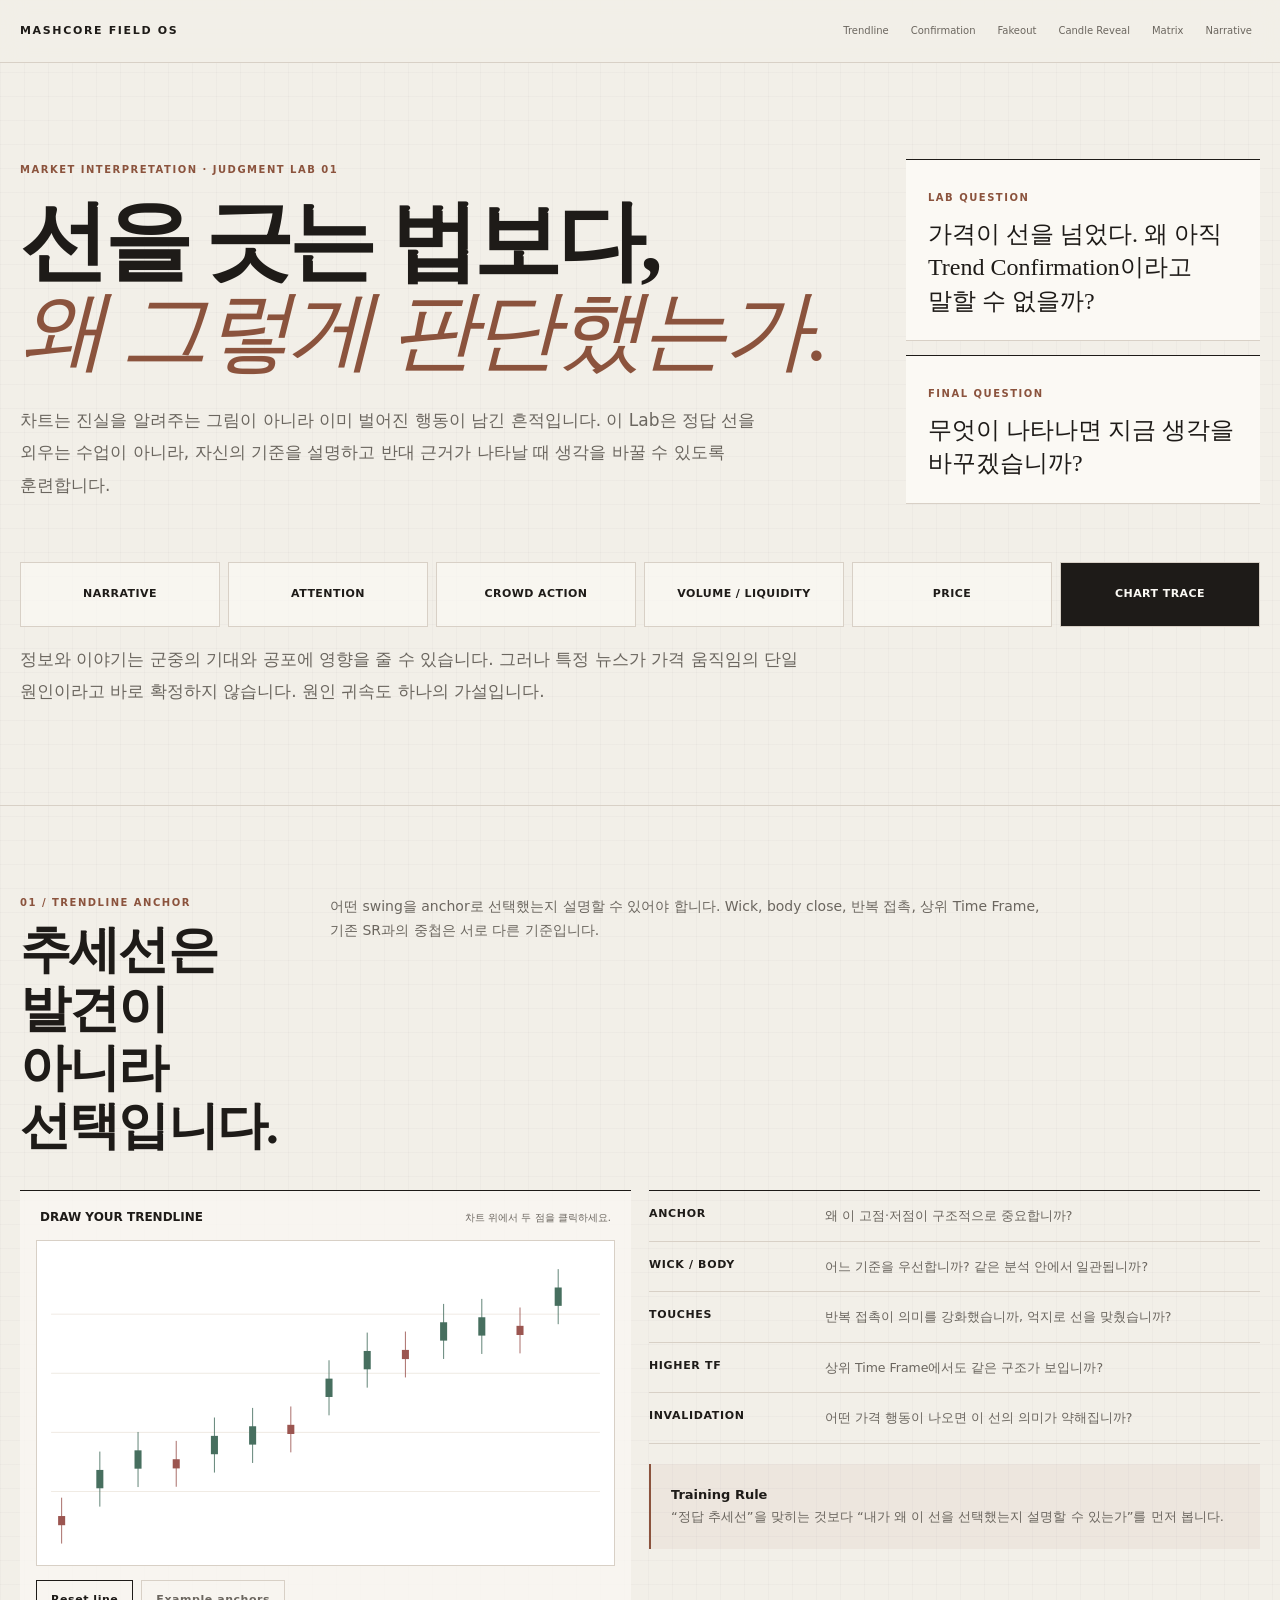
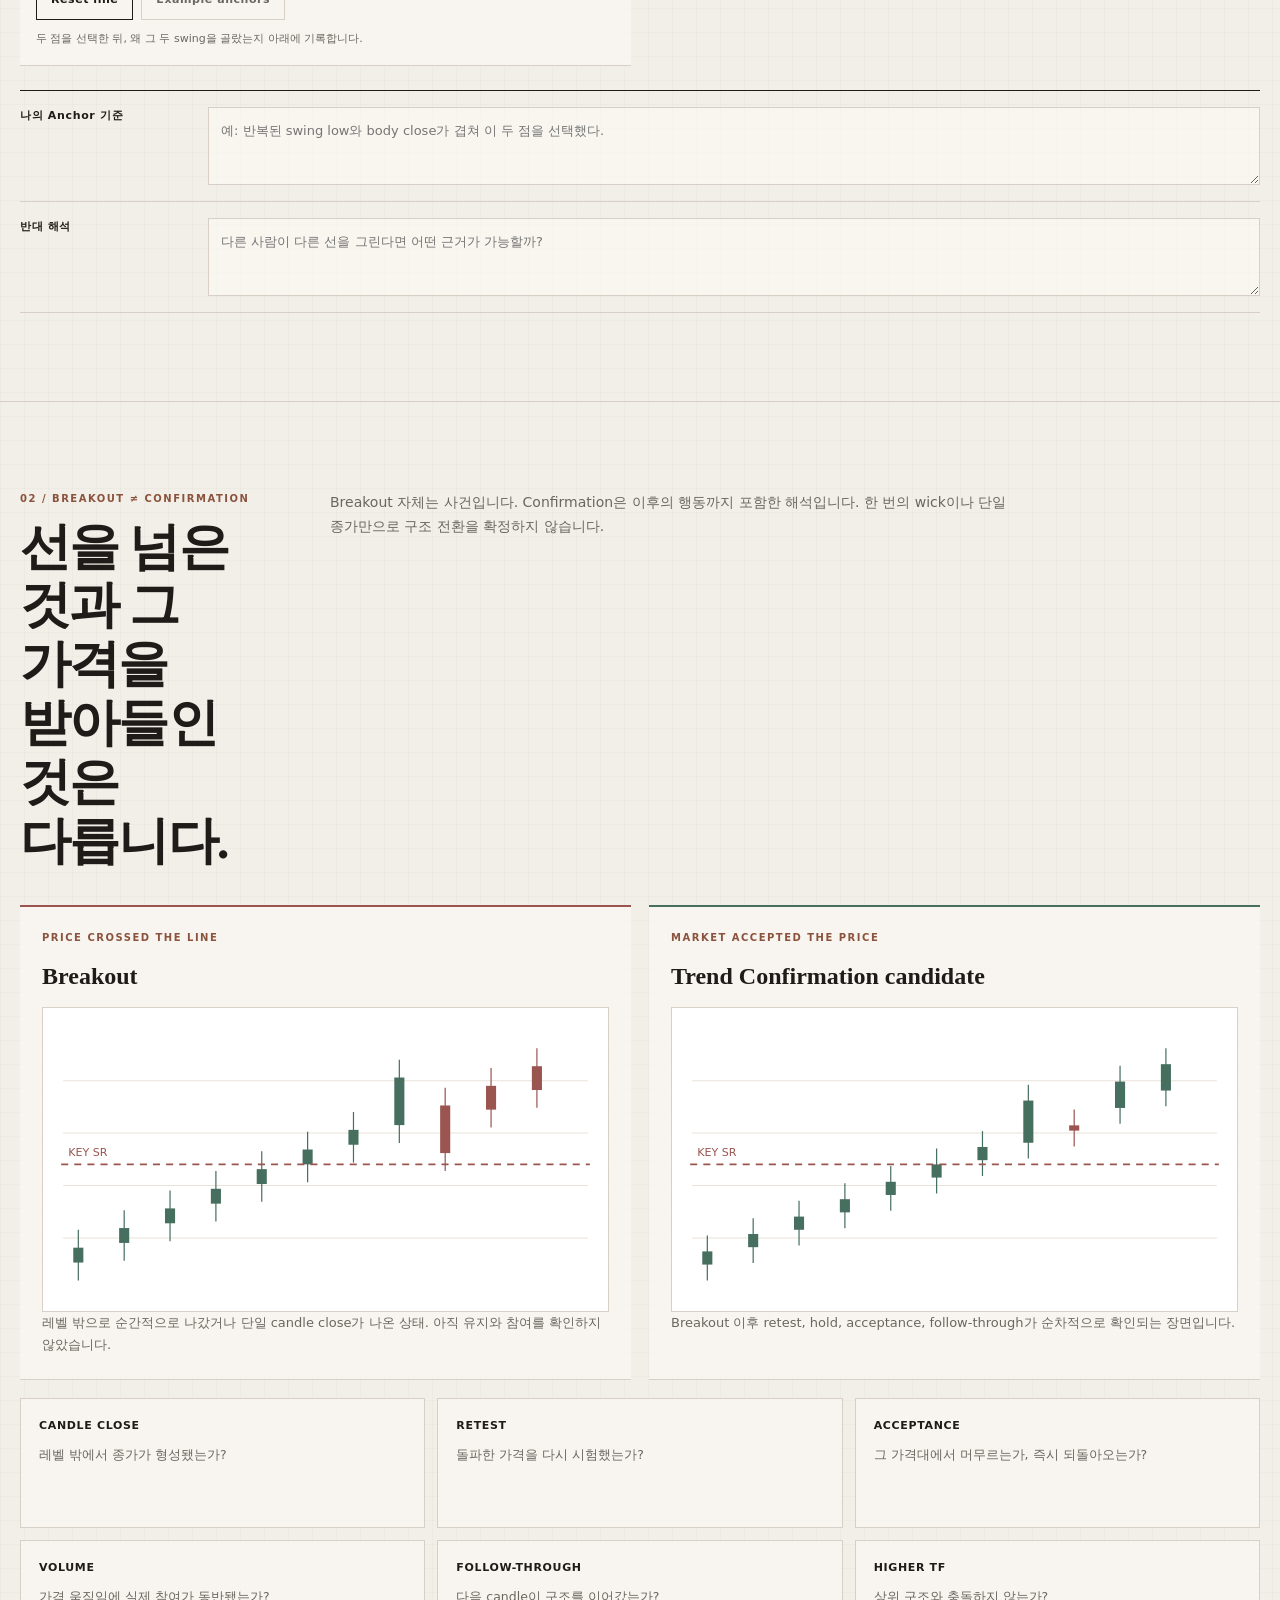
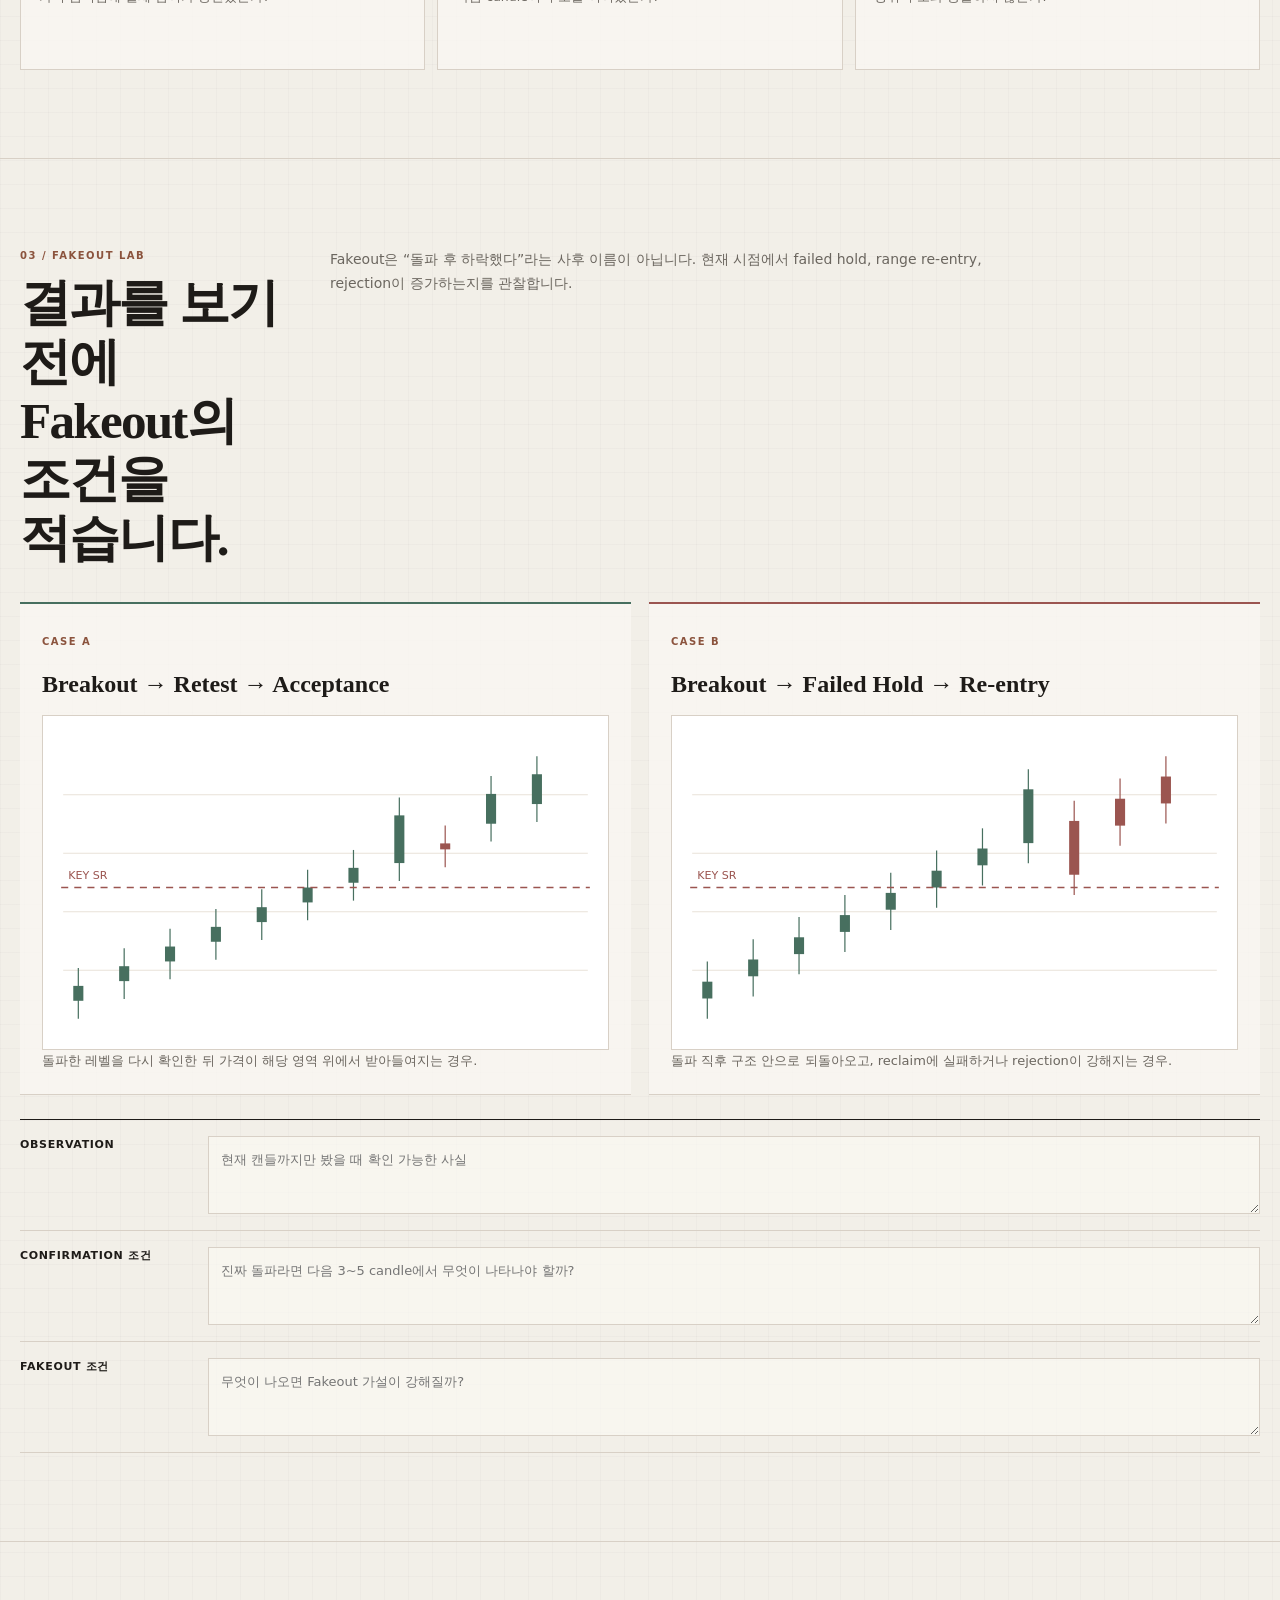
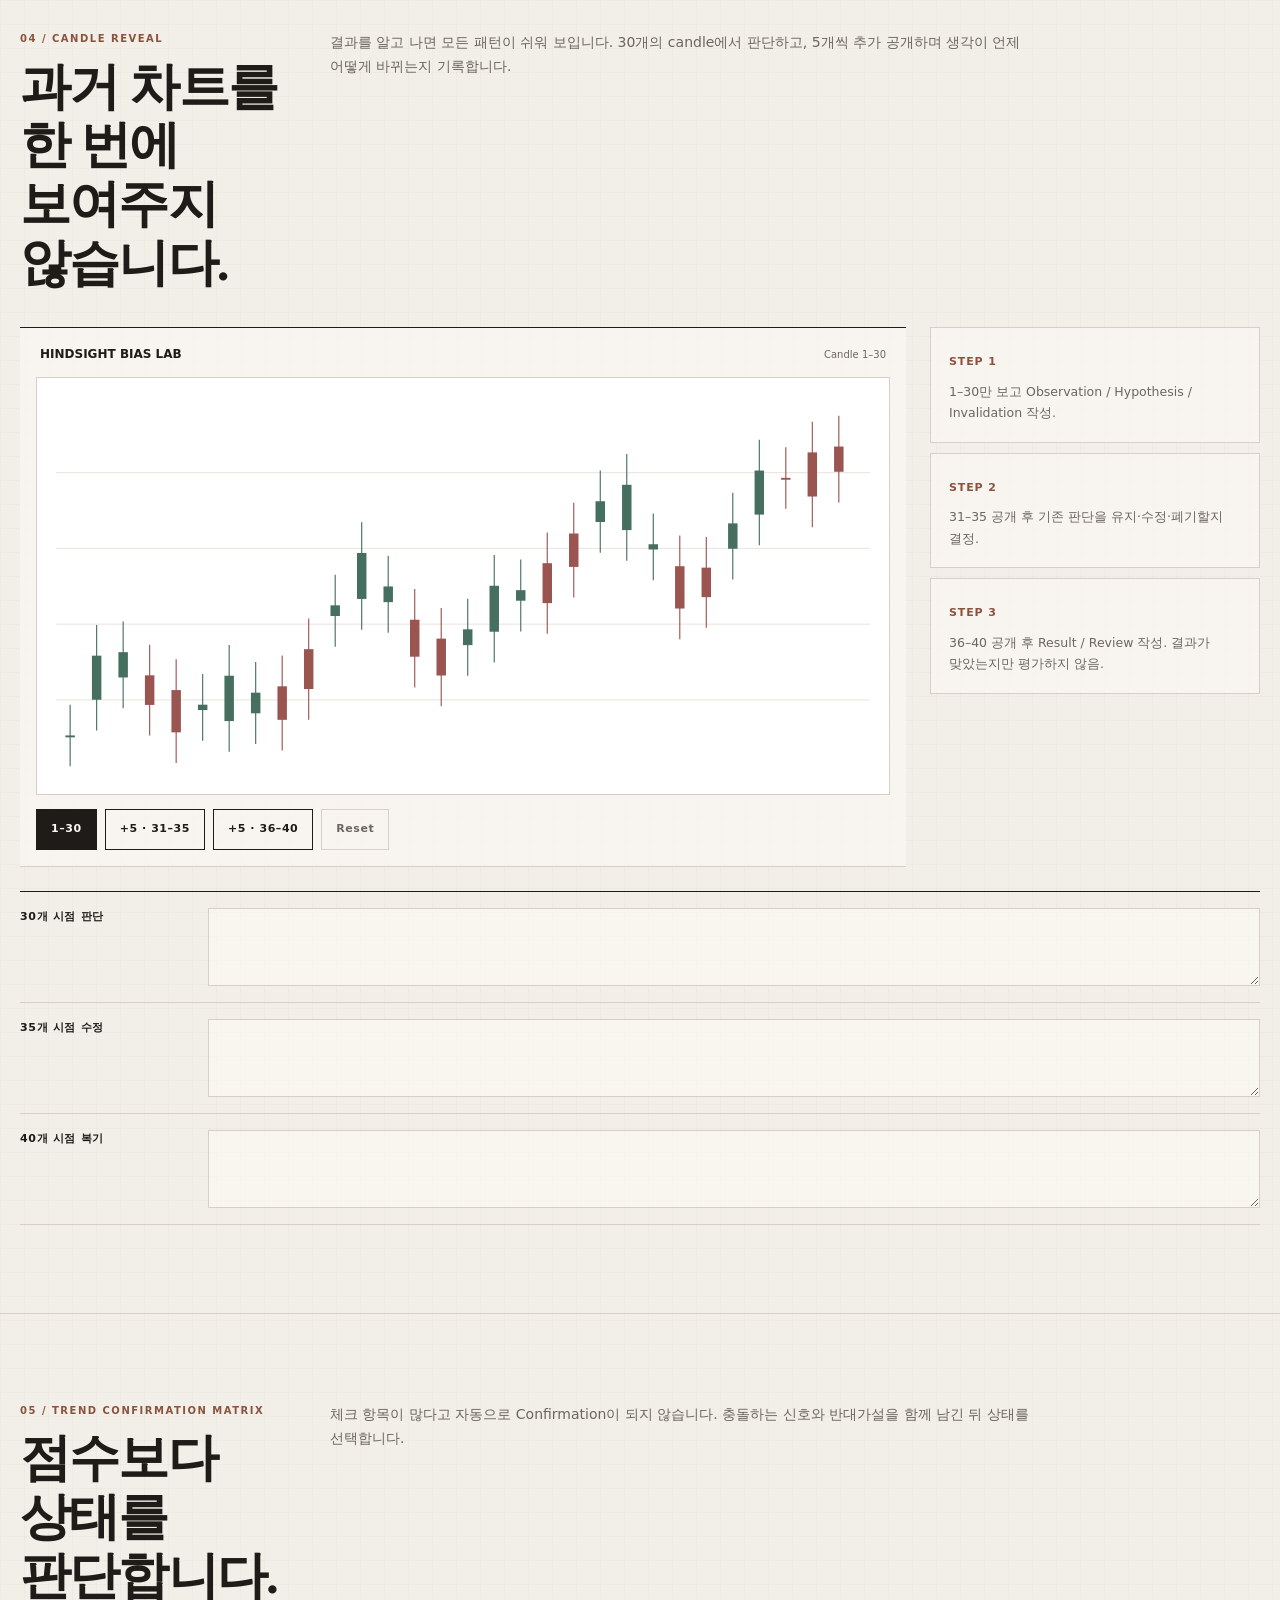
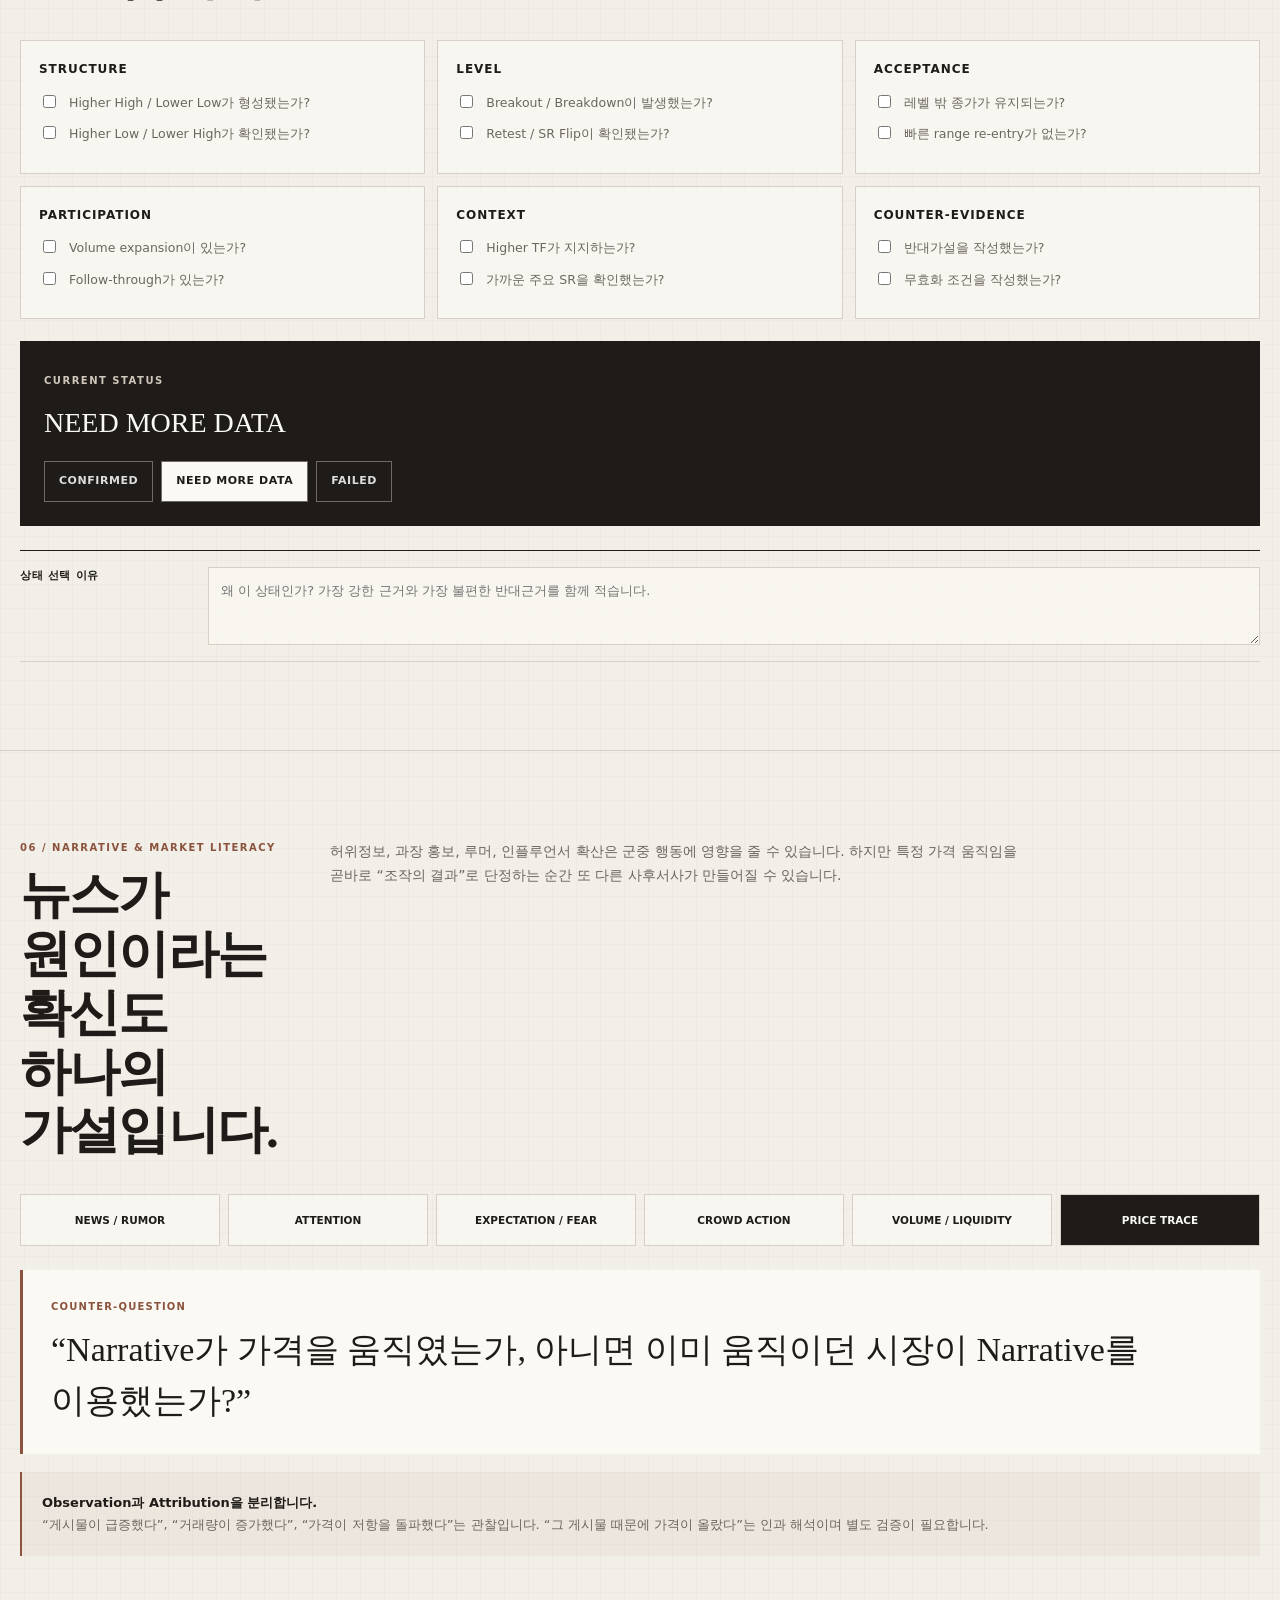
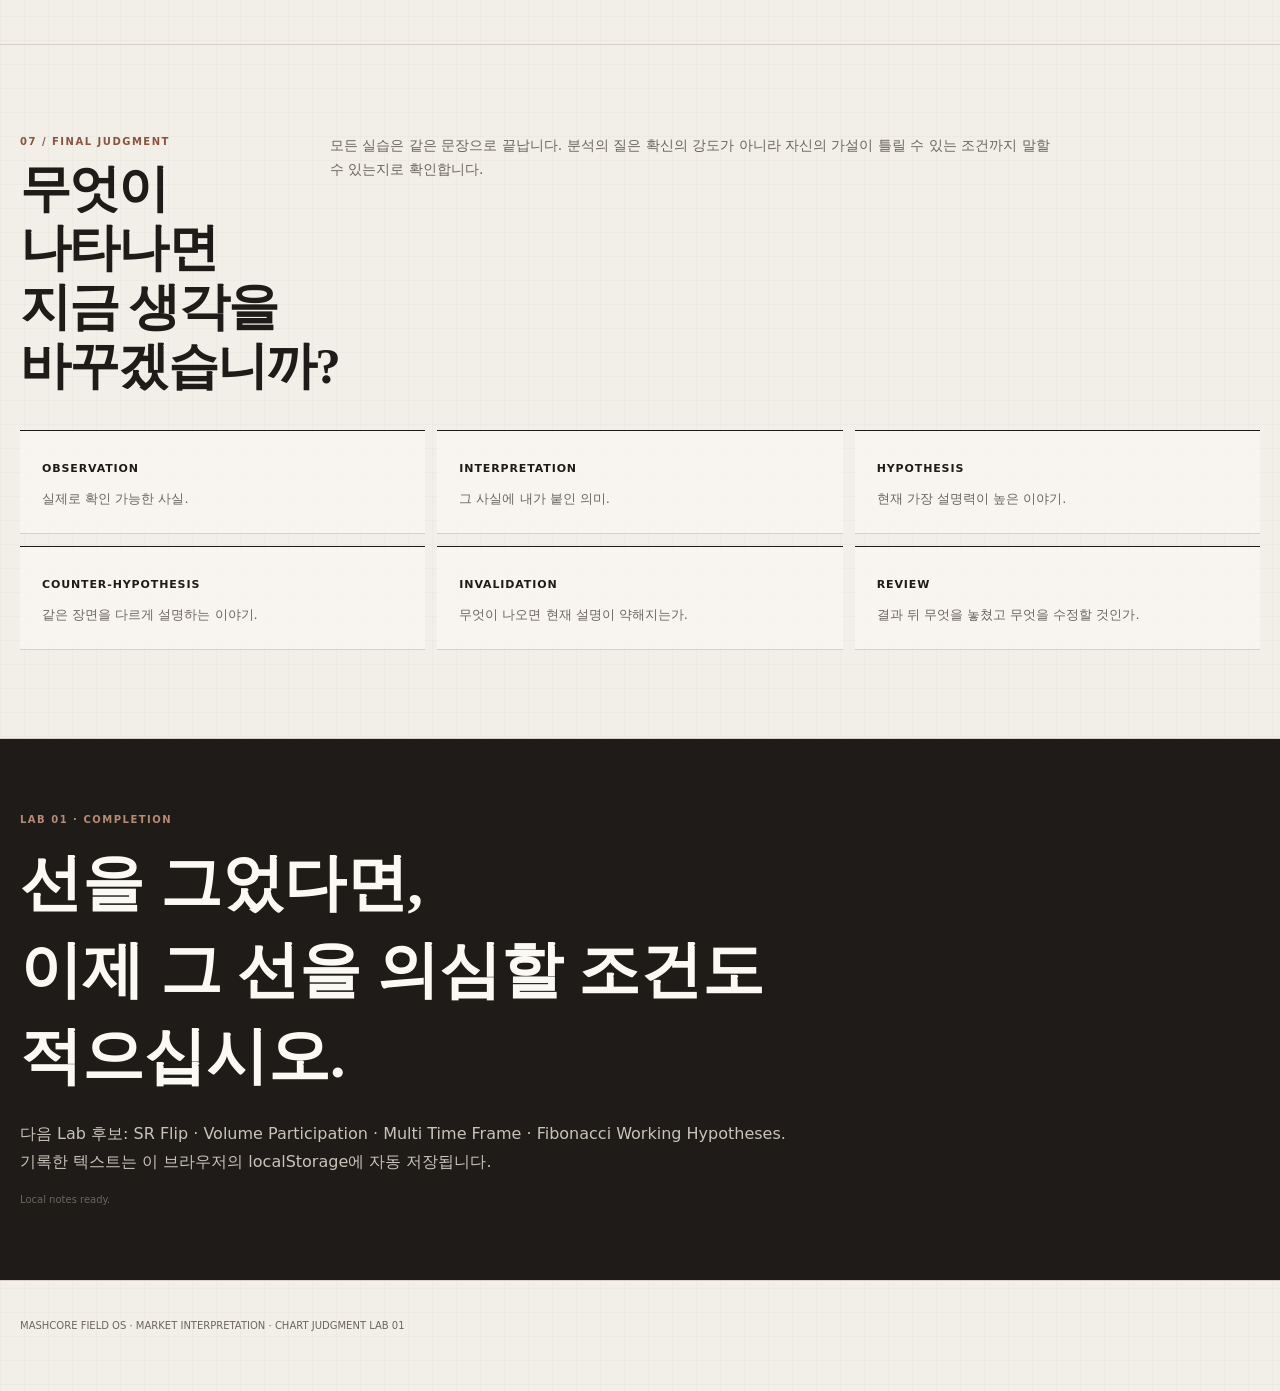
<file: labs/chart-judgment/index.html>
<!doctype html>
<html lang="ko">
<head>
<meta charset="utf-8">
<meta name="viewport" content="width=device-width,initial-scale=1">
<title>Chart Judgment Lab 01 — Trendline · Fakeout · Confirmation</title>
<meta name="description" content="추세선, Breakout, Fakeout, Trend Confirmation을 결과 암기가 아니라 관찰·가설·반대근거·무효화의 판단 과정으로 훈련하는 Market Interpretation 실습 Lab.">
<meta name="theme-color" content="#f2efe8">
<style>
:root{--bg:#f2efe8;--paper:#fbf9f4;--ink:#1e1b18;--muted:#6b665f;--line:#d8d0c6;--soft:#e9e2d8;--accent:#8b533d;--accent2:#b58b76;--green:#476f5f;--red:#9b5550;--blue:#596f88;--max:1280px}
*{box-sizing:border-box}html{scroll-behavior:smooth}body{margin:0;background:linear-gradient(rgba(46,41,36,.025) 1px,transparent 1px),linear-gradient(90deg,rgba(46,41,36,.025) 1px,transparent 1px),var(--bg);background-size:24px 24px;color:var(--ink);font-family:Pretendard,"Apple SD Gothic Neo","Noto Sans KR",system-ui,sans-serif;line-height:1.72;word-break:keep-all}a{color:inherit;text-decoration:none}.wrap{width:min(var(--max),calc(100% - 40px));margin:auto}.top{position:sticky;top:0;z-index:50;background:rgba(242,239,232,.92);backdrop-filter:blur(12px);border-bottom:1px solid var(--line)}.top .inner{width:min(var(--max),calc(100% - 40px));height:62px;margin:auto;display:flex;align-items:center;justify-content:space-between;gap:22px}.brand{font-size:11px;font-weight:800;letter-spacing:.15em}.nav{display:flex;gap:6px;overflow:auto}.nav a{white-space:nowrap;font-size:10px;color:var(--muted);padding:9px 8px}.nav a:hover{color:var(--accent)}.hero{padding:96px 0 80px;border-bottom:1px solid var(--line)}.kicker,.section-no,.tiny{font-size:10px;letter-spacing:.15em;text-transform:uppercase;color:var(--accent);font-weight:800}h1,h2,h3,h4{font-family:"Iowan Old Style","Noto Serif KR","Nanum Myeongjo",Georgia,serif}h1{font-size:clamp(48px,7vw,88px);line-height:1.02;letter-spacing:-.05em;margin:18px 0 28px;max-width:1050px}h1 em{font-weight:400;color:var(--accent);font-style:italic}.hero-grid{display:grid;grid-template-columns:minmax(0,1.4fr) minmax(320px,.6fr);gap:60px;align-items:end}.hero p{max-width:780px;font-size:17px;color:var(--muted);line-height:1.9}.question-card{background:var(--paper);border-top:1px solid var(--ink);border-bottom:1px solid var(--line);padding:22px;margin-bottom:14px}.question-card strong{display:block;font-family:Georgia,serif;font-size:24px;font-weight:500;line-height:1.4;margin-top:8px}.flow{display:grid;grid-template-columns:repeat(6,1fr);gap:8px;margin-top:44px}.flow div{background:rgba(251,249,244,.7);border:1px solid var(--line);padding:14px 12px;min-height:65px;font-size:11px;font-weight:800;letter-spacing:.04em;display:grid;place-items:center;text-align:center}.flow div:last-child{background:var(--ink);color:var(--paper)}.flow-note{margin-top:16px;font-size:12.5px;color:var(--muted)}section{padding:88px 0;border-bottom:1px solid var(--line)}.section-head{display:grid;grid-template-columns:260px 1fr;gap:50px;align-items:start;margin-bottom:34px}.section-head h2{font-size:clamp(32px,4vw,54px);line-height:1.15;letter-spacing:-.035em;margin:10px 0 0}.section-head p{margin:0;color:var(--muted);font-size:14px;max-width:720px}.grid2{display:grid;grid-template-columns:1fr 1fr;gap:18px}.grid3{display:grid;grid-template-columns:repeat(3,1fr);gap:14px}.chart-shell{background:rgba(251,249,244,.72);border-top:1px solid var(--ink);border-bottom:1px solid var(--line);padding:16px}.chart-head{display:flex;justify-content:space-between;gap:18px;align-items:center;padding:0 4px 12px}.chart-head strong{font-size:12px}.chart-head small{color:var(--muted);font-size:10px}.chart{width:100%;height:auto;display:block;background:#fff;border:1px solid var(--line);touch-action:none;cursor:crosshair}.hint{margin-top:10px;font-size:11px;color:var(--muted)}.note{padding:20px;border-left:2px solid var(--accent);background:rgba(139,83,61,.055);font-size:13px;color:var(--muted)}.note strong{color:var(--ink)}.anchor-list{display:grid;gap:0;border-top:1px solid var(--ink)}.anchor-row{display:grid;grid-template-columns:160px 1fr;gap:16px;padding:14px 0;border-bottom:1px solid var(--line)}.anchor-row b{font-size:11px;letter-spacing:.06em}.anchor-row span{font-size:12.5px;color:var(--muted)}button{font:inherit}.btn{appearance:none;border:1px solid var(--ink);background:transparent;color:var(--ink);padding:10px 14px;font-size:11px;font-weight:800;letter-spacing:.05em;cursor:pointer}.btn:hover,.btn.active{background:var(--ink);color:var(--paper)}.btn.soft{border-color:var(--line);color:var(--muted)}.controls{display:flex;gap:8px;flex-wrap:wrap;margin-top:14px}.compare-card{background:rgba(251,249,244,.72);padding:22px;border-top:2px solid var(--ink);border-bottom:1px solid var(--line)}.compare-card.good{border-top-color:var(--green)}.compare-card.bad{border-top-color:var(--red)}.compare-card h3{font-size:24px;margin:10px 0}.compare-card p{font-size:13px;color:var(--muted);margin:0}.criteria{display:grid;grid-template-columns:repeat(3,1fr);gap:12px}.criterion{background:rgba(251,249,244,.72);border:1px solid var(--line);padding:18px;min-height:130px}.criterion b{display:block;font-size:11px;letter-spacing:.06em;margin-bottom:8px}.criterion p{font-size:12.5px;color:var(--muted);margin:0}.exercise{border-top:1px solid var(--ink);margin-top:24px}.exercise-row{display:grid;grid-template-columns:170px 1fr;gap:18px;padding:16px 0;border-bottom:1px solid var(--line)}.exercise-row b{font-size:11px;letter-spacing:.06em}.exercise-row textarea{width:100%;min-height:78px;resize:vertical;border:1px solid var(--line);background:rgba(251,249,244,.68);padding:12px;font:inherit;font-size:13px;color:var(--ink)}.reveal-layout{display:grid;grid-template-columns:minmax(0,1fr) 330px;gap:24px}.step-card{background:rgba(251,249,244,.72);padding:18px;border:1px solid var(--line);margin-bottom:10px}.step-card b{font-size:11px;color:var(--accent);letter-spacing:.08em}.step-card p{font-size:12.5px;color:var(--muted);margin:7px 0 0}.matrix{display:grid;grid-template-columns:repeat(3,1fr);gap:12px}.matrix-box{background:rgba(251,249,244,.7);border:1px solid var(--line);padding:18px}.matrix-box h3{font-family:inherit;font-size:12px;letter-spacing:.08em;margin:0 0 12px}.check{display:flex;gap:10px;align-items:flex-start;margin:10px 0;font-size:12.5px;color:var(--muted)}.check input{margin-top:3px}.status-box{margin-top:22px;background:var(--ink);color:var(--paper);padding:24px}.status-box strong{display:block;font-family:Georgia,serif;font-size:28px;font-weight:500;margin:6px 0 14px}.status-options{display:flex;gap:8px;flex-wrap:wrap}.status-options button{border-color:#6f6b64;color:#ddd}.status-options button.active{background:var(--paper);color:var(--ink)}.narrative{display:grid;grid-template-columns:repeat(6,1fr);gap:8px}.narrative div{border:1px solid var(--line);background:rgba(251,249,244,.7);padding:16px 10px;text-align:center;font-size:10.5px;font-weight:800}.narrative div:last-child{background:var(--ink);color:var(--paper)}.counter{margin-top:24px;padding:28px;background:var(--paper);border-left:3px solid var(--accent)}.counter strong{display:block;color:var(--accent);font-size:10px;letter-spacing:.12em;margin-bottom:8px}.counter p{font-family:"Iowan Old Style","Noto Serif KR",serif;font-size:clamp(22px,3vw,34px);line-height:1.5;margin:0}.final-grid{display:grid;grid-template-columns:repeat(3,1fr);gap:12px}.final-card{padding:22px;background:rgba(251,249,244,.72);border-top:1px solid var(--ink);border-bottom:1px solid var(--line)}.final-card b{font-size:11px;letter-spacing:.08em}.final-card p{font-size:13px;color:var(--muted);margin:8px 0 0}.closing{background:var(--ink);color:var(--paper);padding:72px 0}.closing h2{font-size:clamp(34px,5vw,62px);line-height:1.4;margin:12px 0 20px;max-width:1050px}.closing p{color:#c9c3b9;max-width:800px}.save-state{font-size:10px;color:var(--muted);margin-top:10px}.footer{padding:36px 0 56px;font-size:10px;color:var(--muted)}
@media(max-width:980px){.hero-grid,.section-head,.reveal-layout{grid-template-columns:1fr}.flow,.narrative{grid-template-columns:repeat(3,1fr)}.criteria,.matrix,.final-grid{grid-template-columns:1fr 1fr}.grid3{grid-template-columns:1fr}.anchor-row{grid-template-columns:130px 1fr}}
@media(max-width:680px){.wrap,.top .inner{width:min(100% - 28px,var(--max))}.top .inner{height:auto;min-height:58px;padding:9px 0;align-items:flex-start;flex-direction:column}.nav{width:100%}.hero{padding:68px 0 58px}section{padding:64px 0}.grid2,.criteria,.matrix,.final-grid,.flow,.narrative{grid-template-columns:1fr}.section-head{gap:16px}.exercise-row{grid-template-columns:1fr;gap:8px}.anchor-row{grid-template-columns:1fr;gap:4px}.question-card strong{font-size:20px}}
</style>
</head>
<body>
<header class="top"><div class="inner"><a class="brand" href="../../">MASHCORE FIELD OS</a><nav class="nav"><a href="#anchor">Trendline</a><a href="#confirm">Confirmation</a><a href="#fakeout">Fakeout</a><a href="#reveal">Candle Reveal</a><a href="#matrix">Matrix</a><a href="#narrative">Narrative</a></nav></div></header>
<main>
<section class="hero"><div class="wrap"><div class="hero-grid"><div><div class="kicker">Market Interpretation · Judgment Lab 01</div><h1>선을 긋는 법보다,<br><em>왜 그렇게 판단했는가.</em></h1><p>차트는 진실을 알려주는 그림이 아니라 이미 벌어진 행동이 남긴 흔적입니다. 이 Lab은 정답 선을 외우는 수업이 아니라, 자신의 기준을 설명하고 반대 근거가 나타날 때 생각을 바꿀 수 있도록 훈련합니다.</p></div><div><div class="question-card"><span class="tiny">Lab Question</span><strong>가격이 선을 넘었다. 왜 아직 Trend Confirmation이라고 말할 수 없을까?</strong></div><div class="question-card"><span class="tiny">Final Question</span><strong>무엇이 나타나면 지금 생각을 바꾸겠습니까?</strong></div></div></div><div class="flow"><div>NARRATIVE</div><div>ATTENTION</div><div>CROWD ACTION</div><div>VOLUME / LIQUIDITY</div><div>PRICE</div><div>CHART TRACE</div></div><p class="flow-note">정보와 이야기는 군중의 기대와 공포에 영향을 줄 수 있습니다. 그러나 특정 뉴스가 가격 움직임의 단일 원인이라고 바로 확정하지 않습니다. 원인 귀속도 하나의 가설입니다.</p></div></section>

<section id="anchor"><div class="wrap"><div class="section-head"><div><div class="section-no">01 / Trendline Anchor</div><h2>추세선은 발견이 아니라 선택입니다.</h2></div><p>어떤 swing을 anchor로 선택했는지 설명할 수 있어야 합니다. Wick, body close, 반복 접촉, 상위 Time Frame, 기존 SR과의 중첩은 서로 다른 기준입니다.</p></div><div class="grid2"><div class="chart-shell"><div class="chart-head"><strong>DRAW YOUR TRENDLINE</strong><small>차트 위에서 두 점을 클릭하세요.</small></div><svg id="drawChart" class="chart" viewBox="0 0 820 460" aria-label="추세선 그리기 실습 차트"></svg><div class="controls"><button class="btn" id="resetLine">Reset line</button><button class="btn soft" id="showGuide">Example anchors</button></div><div class="hint">두 점을 선택한 뒤, 왜 그 두 swing을 골랐는지 아래에 기록합니다.</div></div><div><div class="anchor-list"><div class="anchor-row"><b>ANCHOR</b><span>왜 이 고점·저점이 구조적으로 중요합니까?</span></div><div class="anchor-row"><b>WICK / BODY</b><span>어느 기준을 우선합니까? 같은 분석 안에서 일관됩니까?</span></div><div class="anchor-row"><b>TOUCHES</b><span>반복 접촉이 의미를 강화했습니까, 억지로 선을 맞췄습니까?</span></div><div class="anchor-row"><b>HIGHER TF</b><span>상위 Time Frame에서도 같은 구조가 보입니까?</span></div><div class="anchor-row"><b>INVALIDATION</b><span>어떤 가격 행동이 나오면 이 선의 의미가 약해집니까?</span></div></div><div class="note" style="margin-top:20px"><strong>Training Rule</strong><br>“정답 추세선”을 맞히는 것보다 “내가 왜 이 선을 선택했는지 설명할 수 있는가”를 먼저 봅니다.</div></div></div><div class="exercise"><div class="exercise-row"><b>나의 Anchor 기준</b><textarea data-save="anchorWhy" placeholder="예: 반복된 swing low와 body close가 겹쳐 이 두 점을 선택했다."></textarea></div><div class="exercise-row"><b>반대 해석</b><textarea data-save="anchorCounter" placeholder="다른 사람이 다른 선을 그린다면 어떤 근거가 가능할까?"></textarea></div></div></div></section>

<section id="confirm"><div class="wrap"><div class="section-head"><div><div class="section-no">02 / Breakout ≠ Confirmation</div><h2>선을 넘은 것과 그 가격을 받아들인 것은 다릅니다.</h2></div><p>Breakout 자체는 사건입니다. Confirmation은 이후의 행동까지 포함한 해석입니다. 한 번의 wick이나 단일 종가만으로 구조 전환을 확정하지 않습니다.</p></div><div class="grid2"><div class="compare-card bad"><div class="tiny">Price crossed the line</div><h3>Breakout</h3><svg id="breakChart" class="chart" viewBox="0 0 560 300"></svg><p>레벨 밖으로 순간적으로 나갔거나 단일 candle close가 나온 상태. 아직 유지와 참여를 확인하지 않았습니다.</p></div><div class="compare-card good"><div class="tiny">Market accepted the price</div><h3>Trend Confirmation candidate</h3><svg id="confirmChart" class="chart" viewBox="0 0 560 300"></svg><p>Breakout 이후 retest, hold, acceptance, follow-through가 순차적으로 확인되는 장면입니다.</p></div></div><div class="criteria" style="margin-top:18px"><div class="criterion"><b>CANDLE CLOSE</b><p>레벨 밖에서 종가가 형성됐는가?</p></div><div class="criterion"><b>RETEST</b><p>돌파한 가격을 다시 시험했는가?</p></div><div class="criterion"><b>ACCEPTANCE</b><p>그 가격대에서 머무르는가, 즉시 되돌아오는가?</p></div><div class="criterion"><b>VOLUME</b><p>가격 움직임에 실제 참여가 동반됐는가?</p></div><div class="criterion"><b>FOLLOW-THROUGH</b><p>다음 candle이 구조를 이어갔는가?</p></div><div class="criterion"><b>HIGHER TF</b><p>상위 구조와 충돌하지 않는가?</p></div></div></div></section>

<section id="fakeout"><div class="wrap"><div class="section-head"><div><div class="section-no">03 / Fakeout Lab</div><h2>결과를 보기 전에 Fakeout의 조건을 적습니다.</h2></div><p>Fakeout은 “돌파 후 하락했다”라는 사후 이름이 아닙니다. 현재 시점에서 failed hold, range re-entry, rejection이 증가하는지를 관찰합니다.</p></div><div class="grid2"><div class="compare-card good"><span class="tiny">Case A</span><h3>Breakout → Retest → Acceptance</h3><svg id="trueChart" class="chart" viewBox="0 0 560 330"></svg><p>돌파한 레벨을 다시 확인한 뒤 가격이 해당 영역 위에서 받아들여지는 경우.</p></div><div class="compare-card bad"><span class="tiny">Case B</span><h3>Breakout → Failed Hold → Re-entry</h3><svg id="fakeChart" class="chart" viewBox="0 0 560 330"></svg><p>돌파 직후 구조 안으로 되돌아오고, reclaim에 실패하거나 rejection이 강해지는 경우.</p></div></div><div class="exercise"><div class="exercise-row"><b>OBSERVATION</b><textarea data-save="fakeObs" placeholder="현재 캔들까지만 봤을 때 확인 가능한 사실"></textarea></div><div class="exercise-row"><b>CONFIRMATION 조건</b><textarea data-save="fakeConfirm" placeholder="진짜 돌파라면 다음 3~5 candle에서 무엇이 나타나야 할까?"></textarea></div><div class="exercise-row"><b>FAKEOUT 조건</b><textarea data-save="fakeInvalid" placeholder="무엇이 나오면 Fakeout 가설이 강해질까?"></textarea></div></div></div></section>

<section id="reveal"><div class="wrap"><div class="section-head"><div><div class="section-no">04 / Candle Reveal</div><h2>과거 차트를 한 번에 보여주지 않습니다.</h2></div><p>결과를 알고 나면 모든 패턴이 쉬워 보입니다. 30개의 candle에서 판단하고, 5개씩 추가 공개하며 생각이 언제 어떻게 바뀌는지 기록합니다.</p></div><div class="reveal-layout"><div class="chart-shell"><div class="chart-head"><strong>HINDSIGHT BIAS LAB</strong><small id="revealLabel">Candle 1–30</small></div><svg id="revealChart" class="chart" viewBox="0 0 900 440"></svg><div class="controls"><button class="btn active" data-reveal="30">1–30</button><button class="btn" data-reveal="35">+5 · 31–35</button><button class="btn" data-reveal="40">+5 · 36–40</button><button class="btn soft" id="resetReveal">Reset</button></div></div><div><div class="step-card"><b>STEP 1</b><p>1–30만 보고 Observation / Hypothesis / Invalidation 작성.</p></div><div class="step-card"><b>STEP 2</b><p>31–35 공개 후 기존 판단을 유지·수정·폐기할지 결정.</p></div><div class="step-card"><b>STEP 3</b><p>36–40 공개 후 Result / Review 작성. 결과가 맞았는지만 평가하지 않음.</p></div></div></div><div class="exercise"><div class="exercise-row"><b>30개 시점 판단</b><textarea data-save="reveal30"></textarea></div><div class="exercise-row"><b>35개 시점 수정</b><textarea data-save="reveal35"></textarea></div><div class="exercise-row"><b>40개 시점 복기</b><textarea data-save="reveal40"></textarea></div></div></div></section>

<section id="matrix"><div class="wrap"><div class="section-head"><div><div class="section-no">05 / Trend Confirmation Matrix</div><h2>점수보다 상태를 판단합니다.</h2></div><p>체크 항목이 많다고 자동으로 Confirmation이 되지 않습니다. 충돌하는 신호와 반대가설을 함께 남긴 뒤 상태를 선택합니다.</p></div><div class="matrix"><div class="matrix-box"><h3>STRUCTURE</h3><label class="check"><input type="checkbox">Higher High / Lower Low가 형성됐는가?</label><label class="check"><input type="checkbox">Higher Low / Lower High가 확인됐는가?</label></div><div class="matrix-box"><h3>LEVEL</h3><label class="check"><input type="checkbox">Breakout / Breakdown이 발생했는가?</label><label class="check"><input type="checkbox">Retest / SR Flip이 확인됐는가?</label></div><div class="matrix-box"><h3>ACCEPTANCE</h3><label class="check"><input type="checkbox">레벨 밖 종가가 유지되는가?</label><label class="check"><input type="checkbox">빠른 range re-entry가 없는가?</label></div><div class="matrix-box"><h3>PARTICIPATION</h3><label class="check"><input type="checkbox">Volume expansion이 있는가?</label><label class="check"><input type="checkbox">Follow-through가 있는가?</label></div><div class="matrix-box"><h3>CONTEXT</h3><label class="check"><input type="checkbox">Higher TF가 지지하는가?</label><label class="check"><input type="checkbox">가까운 주요 SR을 확인했는가?</label></div><div class="matrix-box"><h3>COUNTER-EVIDENCE</h3><label class="check"><input type="checkbox">반대가설을 작성했는가?</label><label class="check"><input type="checkbox">무효화 조건을 작성했는가?</label></div></div><div class="status-box"><span class="tiny" style="color:#cfc7bb">Current Status</span><strong id="statusText">NEED MORE DATA</strong><div class="status-options"><button class="btn" data-status="CONFIRMED">CONFIRMED</button><button class="btn active" data-status="NEED MORE DATA">NEED MORE DATA</button><button class="btn" data-status="FAILED">FAILED</button></div></div><div class="exercise"><div class="exercise-row"><b>상태 선택 이유</b><textarea data-save="matrixReason" placeholder="왜 이 상태인가? 가장 강한 근거와 가장 불편한 반대근거를 함께 적습니다."></textarea></div></div></div></section>

<section id="narrative"><div class="wrap"><div class="section-head"><div><div class="section-no">06 / Narrative & Market Literacy</div><h2>뉴스가 원인이라는 확신도 하나의 가설입니다.</h2></div><p>허위정보, 과장 홍보, 루머, 인플루언서 확산은 군중 행동에 영향을 줄 수 있습니다. 하지만 특정 가격 움직임을 곧바로 “조작의 결과”로 단정하는 순간 또 다른 사후서사가 만들어질 수 있습니다.</p></div><div class="narrative"><div>NEWS / RUMOR</div><div>ATTENTION</div><div>EXPECTATION / FEAR</div><div>CROWD ACTION</div><div>VOLUME / LIQUIDITY</div><div>PRICE TRACE</div></div><div class="counter"><strong>COUNTER-QUESTION</strong><p>“Narrative가 가격을 움직였는가, 아니면 이미 움직이던 시장이 Narrative를 이용했는가?”</p></div><div class="note" style="margin-top:18px"><strong>Observation과 Attribution을 분리합니다.</strong><br>“게시물이 급증했다”, “거래량이 증가했다”, “가격이 저항을 돌파했다”는 관찰입니다. “그 게시물 때문에 가격이 올랐다”는 인과 해석이며 별도 검증이 필요합니다.</div></div></section>

<section><div class="wrap"><div class="section-head"><div><div class="section-no">07 / Final Judgment</div><h2>무엇이 나타나면 지금 생각을 바꾸겠습니까?</h2></div><p>모든 실습은 같은 문장으로 끝납니다. 분석의 질은 확신의 강도가 아니라 자신의 가설이 틀릴 수 있는 조건까지 말할 수 있는지로 확인합니다.</p></div><div class="final-grid"><div class="final-card"><b>OBSERVATION</b><p>실제로 확인 가능한 사실.</p></div><div class="final-card"><b>INTERPRETATION</b><p>그 사실에 내가 붙인 의미.</p></div><div class="final-card"><b>HYPOTHESIS</b><p>현재 가장 설명력이 높은 이야기.</p></div><div class="final-card"><b>COUNTER-HYPOTHESIS</b><p>같은 장면을 다르게 설명하는 이야기.</p></div><div class="final-card"><b>INVALIDATION</b><p>무엇이 나오면 현재 설명이 약해지는가.</p></div><div class="final-card"><b>REVIEW</b><p>결과 뒤 무엇을 놓쳤고 무엇을 수정할 것인가.</p></div></div></div></section>

<section class="closing"><div class="wrap"><div class="tiny" style="color:#b58b76">Lab 01 · Completion</div><h2>선을 그었다면,<br>이제 그 선을 의심할 조건도 적으십시오.</h2><p>다음 Lab 후보: SR Flip · Volume Participation · Multi Time Frame · Fibonacci Working Hypotheses. 기록한 텍스트는 이 브라우저의 localStorage에 자동 저장됩니다.</p><div class="save-state" id="saveState">Local notes ready.</div></div></section>
</main><footer class="footer"><div class="wrap">MASHCORE FIELD OS · MARKET INTERPRETATION · CHART JUDGMENT LAB 01</div></footer>
<script>
const NS='http://www.w3.org/2000/svg';
function el(tag,attrs={}){const n=document.createElementNS(NS,tag);Object.entries(attrs).forEach(([k,v])=>n.setAttribute(k,v));return n}
function line(svg,x1,y1,x2,y2,stroke='#d8d0c6',w=1,dash=''){const n=el('line',{x1,y1,x2,y2,stroke,'stroke-width':w});if(dash)n.setAttribute('stroke-dasharray',dash);svg.appendChild(n);return n}
function candle(svg,x,o,c,h,l,scaleY,base){const up=c>=o,col=up?'#476f5f':'#9b5550',y=v=>base-v*scaleY;line(svg,x+5,y(l),x+5,y(h),col,1.2);const r=el('rect',{x,y:Math.min(y(o),y(c)),width:10,height:Math.max(2,Math.abs(y(o)-y(c))),fill:col});svg.appendChild(r)}
function grid(svg,w,h){for(let i=1;i<5;i++)line(svg,20,20+i*(h-40)/5,w-20,20+i*(h-40)/5,'#e9e2d8',1)}
const baseData=Array.from({length:40},(_,i)=>{let o=24+i*.85+Math.sin(i*.72)*4;let c=o+Math.sin(i*1.28)*4.5;if(i>30)c-=((i-30)*.8);if(i>35)c+=((i-35)*2.3);return[o,c,Math.max(o,c)+3,Math.min(o,c)-3]});
function renderCandles(svg,data,count,w,h){svg.innerHTML='';grid(svg,w,h);const max=Math.max(...data.slice(0,count).flat()),min=Math.min(...data.slice(0,count).flat());const scale=(h-70)/(max-min||1),base=h-30+min*scale;data.slice(0,count).forEach((d,i)=>candle(svg,30+i*(w-60)/count,d[0],d[1],d[2],d[3],scale,base));return{scale,base,min,max}}
function sr(svg,y,w,labelText){line(svg,18,y,w-18,y,'#9b5550',1.5,'7 6');const txt=el('text',{x:25,y:y-8,fill:'#9b5550','font-size':'11'});txt.textContent=labelText;svg.appendChild(txt)}
// Draw trendline lab
const draw=document.getElementById('drawChart');const drawData=Array.from({length:14},(_,i)=>{let o=18+i*3.7+Math.sin(i*.9)*3,c=o+(i%3===0?-2:4);return[o,c,Math.max(o,c)+4,Math.min(o,c)-4]});renderCandles(draw,drawData,14,820,460);let points=[];let userLine=null;let dots=[];draw.addEventListener('pointerdown',e=>{const r=draw.getBoundingClientRect(),x=(e.clientX-r.left)*820/r.width,y=(e.clientY-r.top)*460/r.height;if(points.length>=2){points=[];if(userLine)userLine.remove();dots.forEach(d=>d.remove());dots=[]}points.push([x,y]);const d=el('circle',{cx:x,cy:y,r:5,fill:'#8b533d'});draw.appendChild(d);dots.push(d);if(points.length===2){userLine=line(draw,points[0][0],points[0][1],points[1][0],points[1][1],'#8b533d',3)}});document.getElementById('resetLine').onclick=()=>{points=[];if(userLine)userLine.remove();dots.forEach(d=>d.remove());dots=[]};let guide=null;document.getElementById('showGuide').onclick=e=>{if(guide){guide.remove();guide=null;e.target.classList.remove('active')}else{guide=line(draw,90,370,700,95,'#596f88',2,'9 7');e.target.classList.add('active')}};
// Compare charts
function smallChart(id,kind){const s=document.getElementById(id),data=Array.from({length:11},(_,i)=>{let o=22+i*3.3,c=o+2.5;if(i===7)c=o+8;if(kind==='fake'&&i===8)c=o-8;if(kind==='fake'&&i>8)c=o-4;if(kind==='true'&&i===8)c=o-1;if(kind==='true'&&i>8)c=o+5;return[o,c,Math.max(o,c)+3,Math.min(o,c)-3]});renderCandles(s,data,11,560,id.includes('true')||id.includes('fake')?330:300);sr(s,id.includes('true')||id.includes('fake')?170:155,560,'KEY SR')}
smallChart('breakChart','fake');smallChart('confirmChart','true');smallChart('trueChart','true');smallChart('fakeChart','fake');
// Reveal lab
const reveal=document.getElementById('revealChart');function revealTo(n){renderCandles(reveal,baseData,n,900,440);document.getElementById('revealLabel').textContent='Candle 1–'+n;document.querySelectorAll('[data-reveal]').forEach(b=>b.classList.toggle('active',Number(b.dataset.reveal)===n))}revealTo(30);document.querySelectorAll('[data-reveal]').forEach(b=>b.onclick=()=>revealTo(Number(b.dataset.reveal)));document.getElementById('resetReveal').onclick=()=>revealTo(30);
// Status
const statusText=document.getElementById('statusText');document.querySelectorAll('[data-status]').forEach(b=>b.onclick=()=>{document.querySelectorAll('[data-status]').forEach(x=>x.classList.remove('active'));b.classList.add('active');statusText.textContent=b.dataset.status;localStorage.setItem('chartLabStatus',b.dataset.status)});const savedStatus=localStorage.getItem('chartLabStatus');if(savedStatus){const b=document.querySelector(`[data-status="${savedStatus}"]`);if(b)b.click()}
// Autosave textareas
const saveState=document.getElementById('saveState');document.querySelectorAll('[data-save]').forEach(area=>{const key='chartLab01:'+area.dataset.save;area.value=localStorage.getItem(key)||'';area.addEventListener('input',()=>{localStorage.setItem(key,area.value);saveState.textContent='Saved locally · '+new Date().toLocaleTimeString('ko-KR',{hour:'2-digit',minute:'2-digit'})})});
</script>
</body>
</html>
</file>
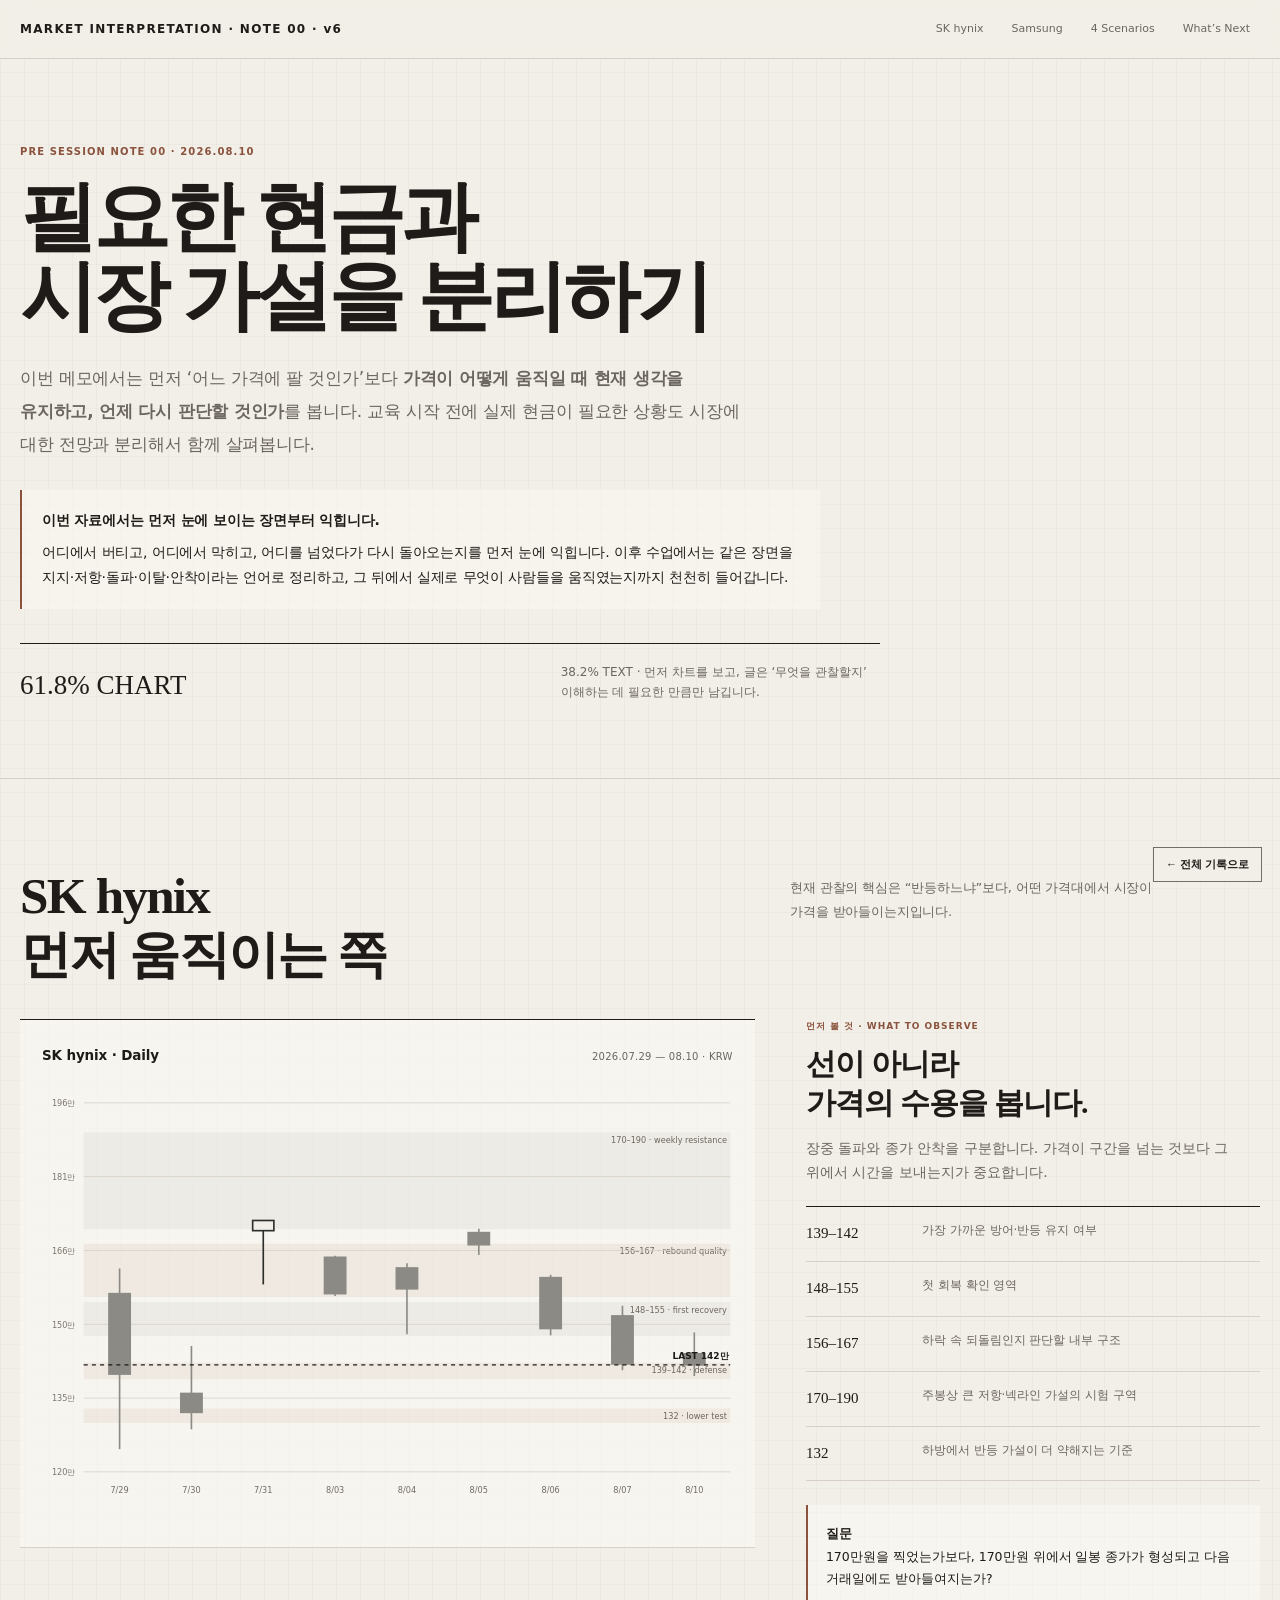
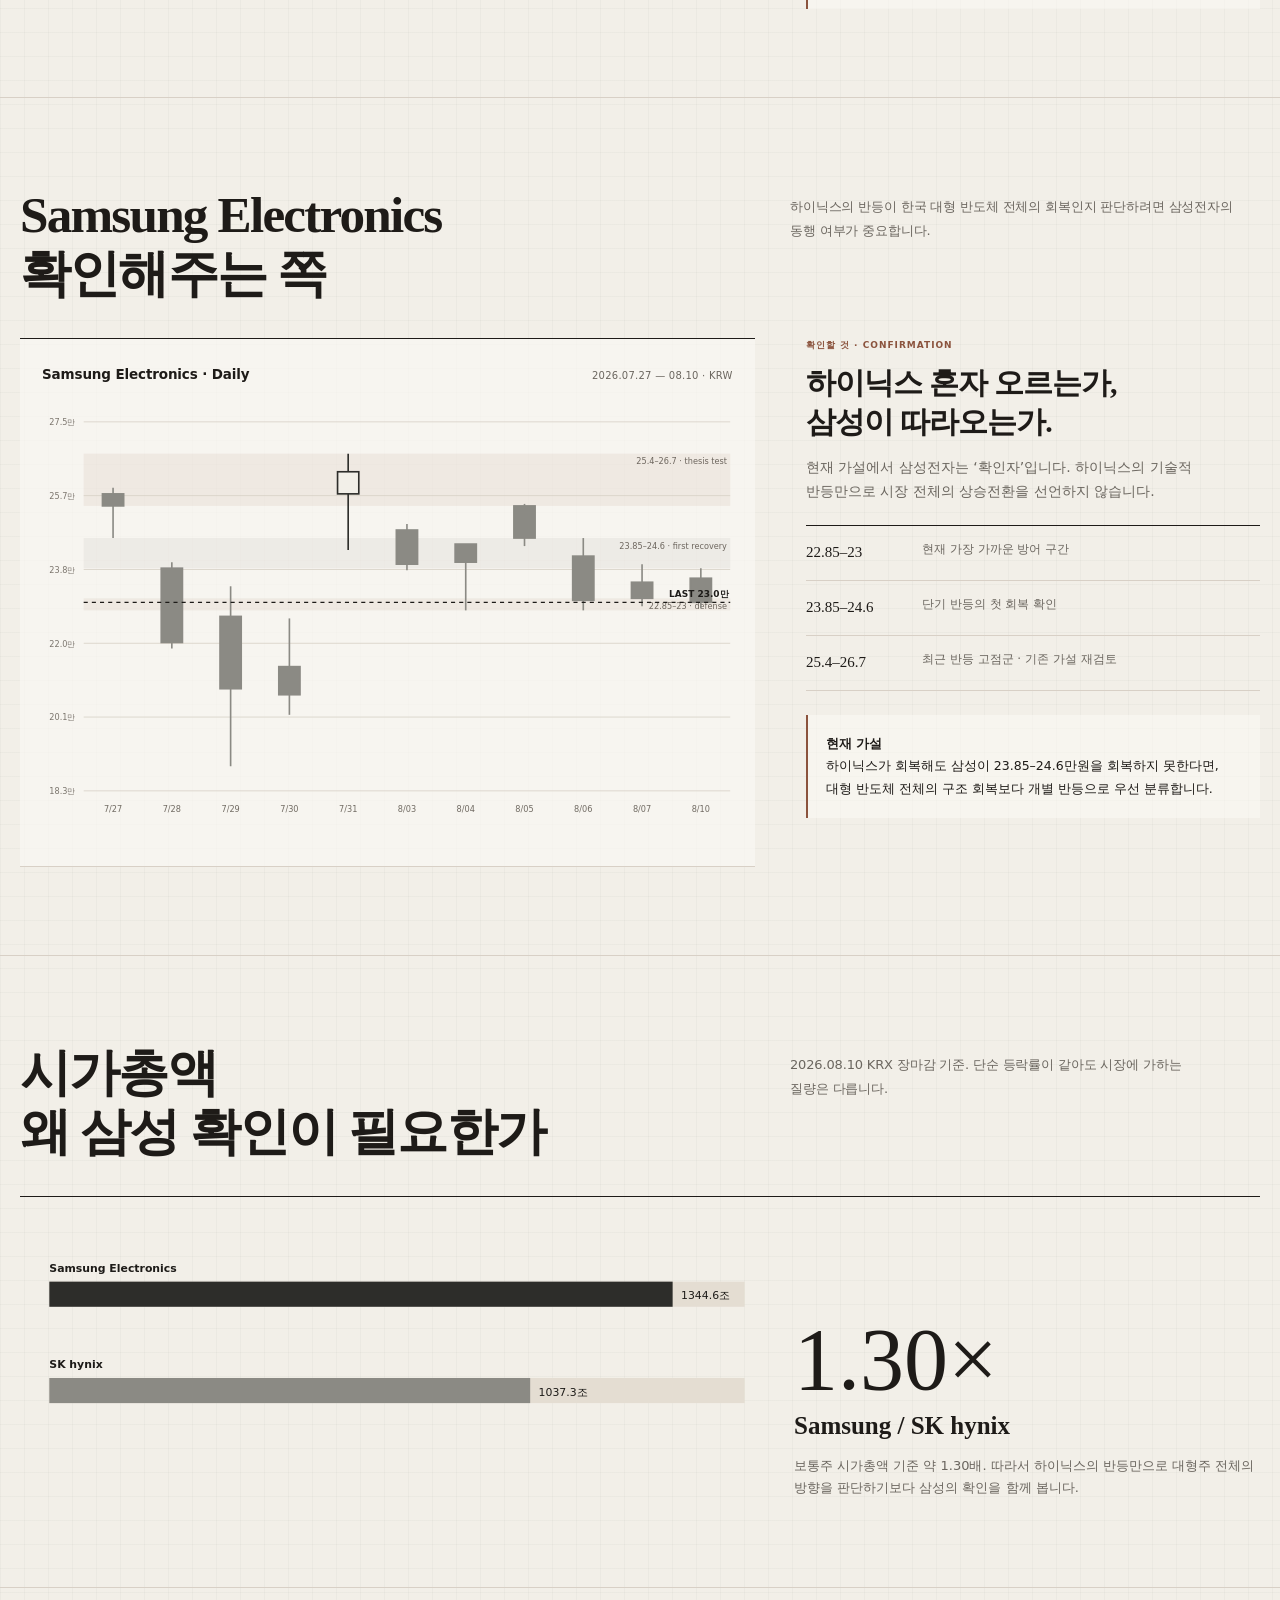
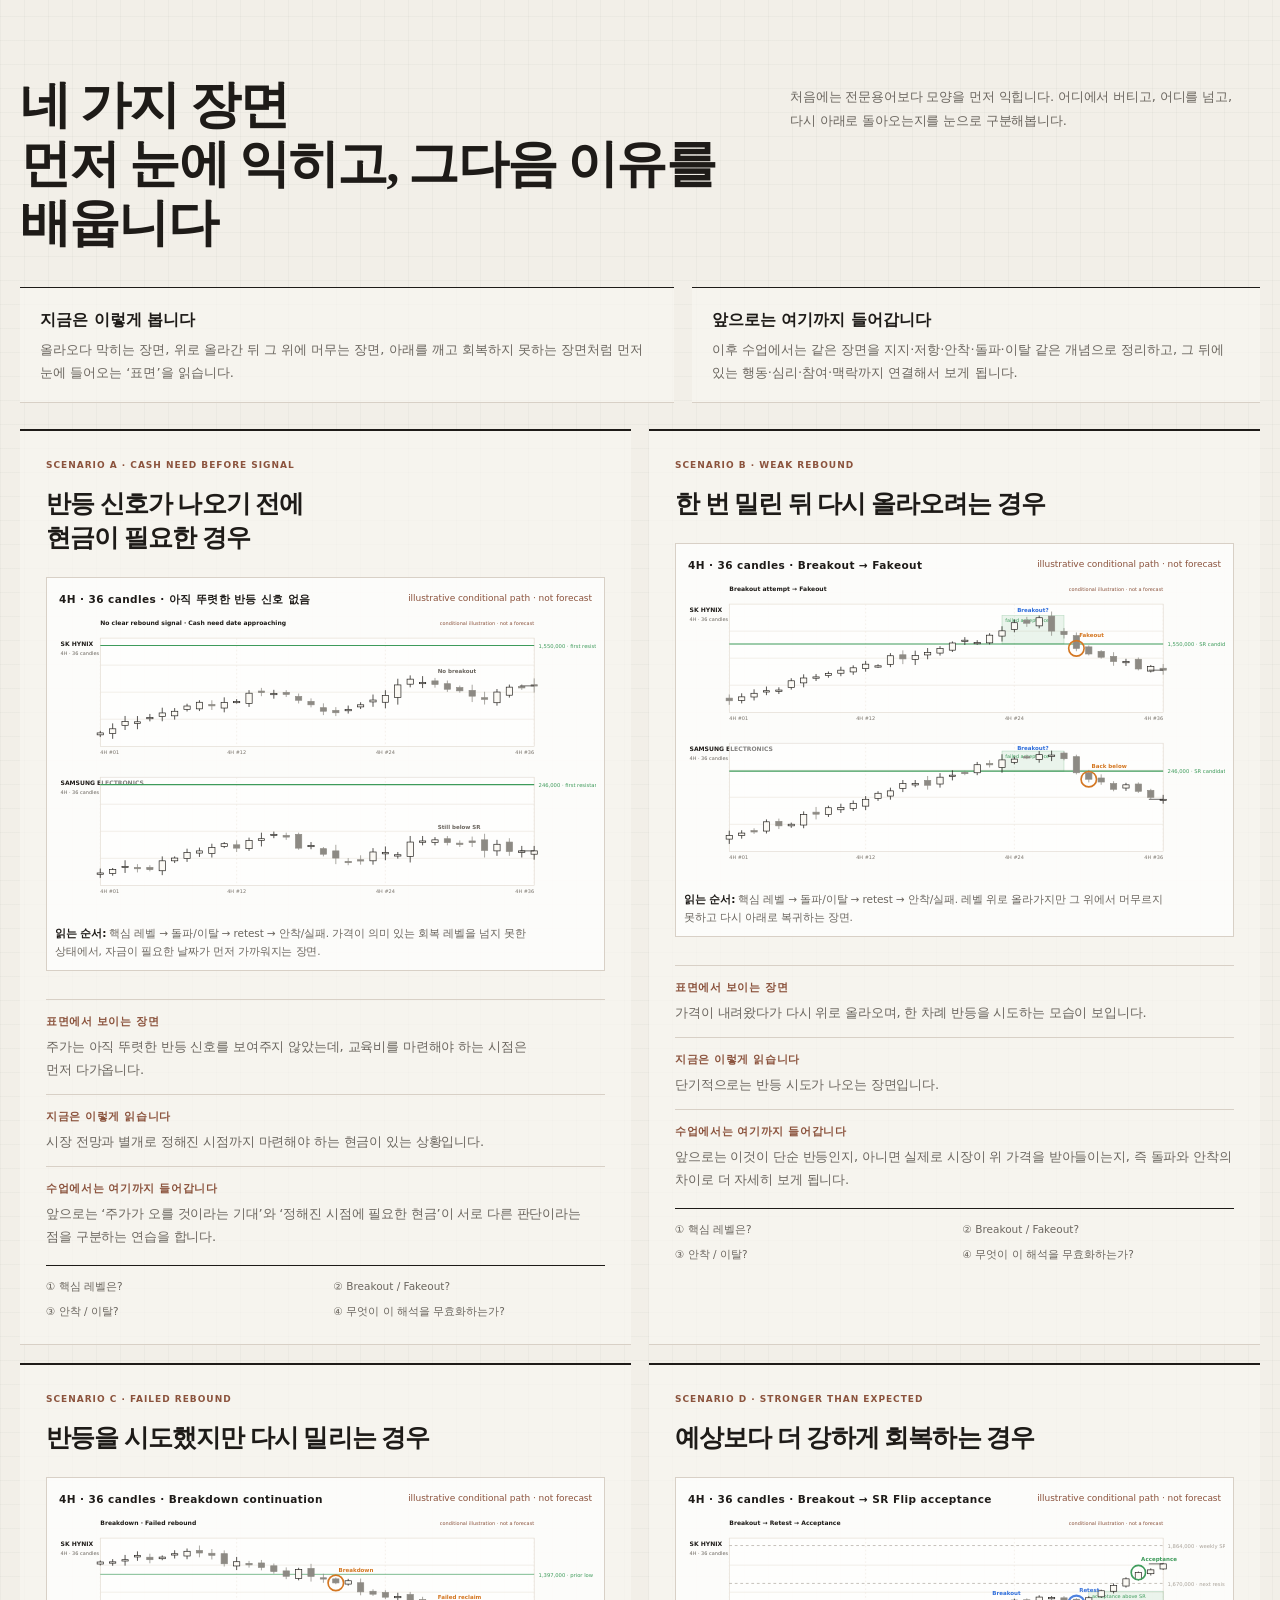
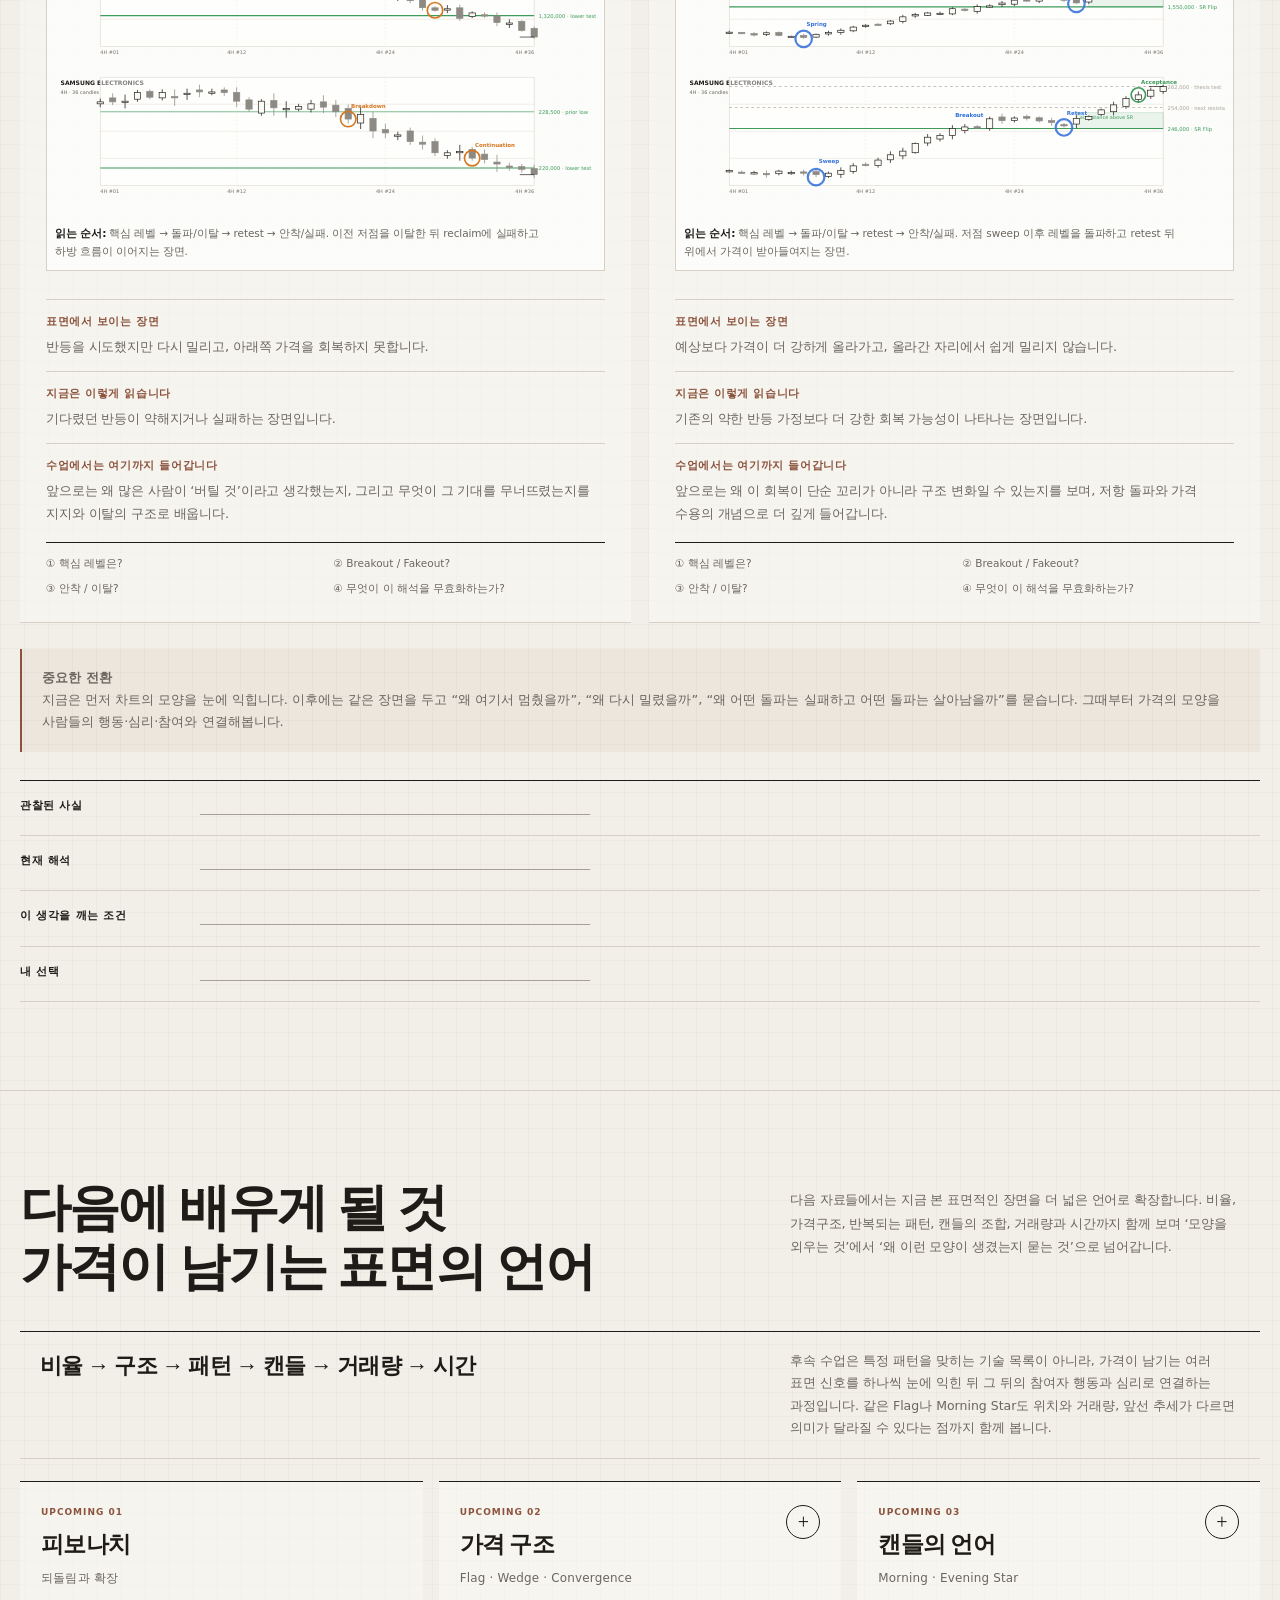
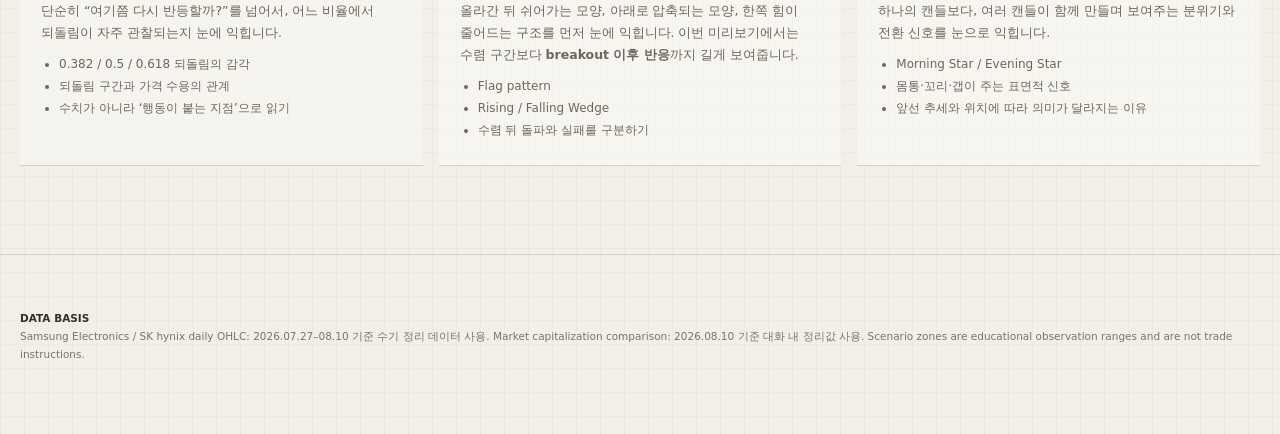
<file: notes/note-00.html>
<!doctype html>
<html lang="ko">
<head>
<meta charset="utf-8">
<meta name="viewport" content="width=device-width,initial-scale=1">
<title>MARKET INTERPRETATION — PRE SESSION NOTE 00 v6</title>
<style>
:root {
  --bg:#f2efe8; --paper:#fbf9f4; --ink:#1e1b18; --muted:#6b665f;
  --line:#d8d0c6; --soft:#e9e2d8; --accent:#8b533d; --accent-2:#b58b76;
}
*{box-sizing:border-box}
html{scroll-behavior:smooth}
body{
  margin:0;
  font-family:Pretendard,"Apple SD Gothic Neo","Noto Sans KR",system-ui,sans-serif;
  color:var(--ink);
  line-height:1.72;
  background:
    linear-gradient(rgba(46,41,36,.03) 1px, transparent 1px),
    linear-gradient(90deg, rgba(46,41,36,.03) 1px, transparent 1px),
    var(--bg);
  background-size:24px 24px;
}
.wrap{width:min(1280px,calc(100% - 40px));margin:auto}
.top{position:sticky;top:0;z-index:30;background:rgba(242,239,232,.88);backdrop-filter:blur(10px);border-bottom:1px solid var(--line)}
.top .inner{width:min(1280px,calc(100% - 40px));margin:auto;height:58px;display:flex;align-items:center;justify-content:space-between}
.brand{font-size:12px;font-weight:800;letter-spacing:.14em}
.nav{display:flex;gap:8px;flex-wrap:wrap}
.nav a{font-size:11px;text-decoration:none;color:var(--muted);padding:8px 10px}
.hero{padding:84px 0 70px;border-bottom:1px solid var(--line)}
.kicker{font-size:10px;letter-spacing:.16em;color:var(--accent);font-weight:800}
h1,h2,h3,h4{font-family:"Iowan Old Style","Noto Serif KR","Nanum Myeongjo",Georgia,serif}
h1{font-size:clamp(44px,6vw,84px);line-height:1.03;letter-spacing:-.05em;margin:18px 0 26px}
.hero p{max-width:760px;font-size:17px;line-height:1.9;color:var(--muted)}
.hero-note{margin-top:30px;max-width:780px;padding:18px 20px;border-left:2px solid var(--accent);background:rgba(251,249,244,.55)}
.hero-note strong{display:block;margin-bottom:6px}
.rule{margin-top:34px;padding-top:18px;border-top:1px solid var(--ink);display:grid;grid-template-columns:1.618fr 1fr;gap:24px;max-width:860px}
.rule strong{font-family:Georgia,serif;font-size:27px;font-weight:500}
.rule span{font-size:12px;color:var(--muted)}
.section{padding:88px 0;border-bottom:1px solid var(--line)}
.section-head{display:flex;justify-content:space-between;align-items:flex-end;gap:28px;margin-bottom:34px}
.section-head h2{margin:0;font-size:clamp(32px,4vw,54px);line-height:1.15;letter-spacing:-.035em}
.section-head p{margin:0;max-width:470px;color:var(--muted);font-size:13px}
.golden{display:grid;grid-template-columns:minmax(0,1.618fr) minmax(300px,1fr);gap:clamp(28px,4vw,60px);align-items:start}
.chart-shell{background:rgba(251,249,244,.65);border-top:1px solid var(--ink);border-bottom:1px solid var(--line);padding:24px 0 10px}
.chart-title{display:flex;justify-content:space-between;align-items:baseline;gap:20px;padding:0 22px 10px}
.chart-title strong{font-size:14px}
.chart-title small{font-size:10px;color:var(--muted)}
svg{display:block;width:100%;height:auto}
.note-panel{position:sticky;top:84px}
.panel-kicker{font-size:9px;letter-spacing:.14em;color:var(--accent);font-weight:800}
.note-panel h3{font-size:30px;line-height:1.3;letter-spacing:-.03em;margin:10px 0 14px}
.note-panel p{font-size:14px;color:var(--muted);margin:0 0 16px}
.levels{margin-top:22px;border-top:1px solid var(--ink)}
.level{display:grid;grid-template-columns:94px 1fr;gap:14px;padding:13px 0;border-bottom:1px solid var(--line)}
.level b{font-family:Georgia,serif;font-weight:500;font-size:15px}
.level span{font-size:12px;color:var(--muted)}
.callout{margin-top:20px;padding:18px;border-left:2px solid var(--accent);background:rgba(251,249,244,.55);font-size:12.5px;line-height:1.8}
.cap-box{display:grid;grid-template-columns:1.618fr 1fr;gap:20px;align-items:end;border-top:1px solid var(--ink);padding-top:26px}
.big-num{font-family:Georgia,serif;font-size:clamp(46px,7vw,88px);line-height:1}
.cap-copy h3{font-size:25px;margin:0 0 8px}
.cap-copy p{font-size:13px;color:var(--muted);margin:0}
.surface-intro{margin-bottom:26px;display:grid;grid-template-columns:1.15fr 1fr;gap:18px;align-items:start}
.surface-intro .box{padding:18px 20px;background:rgba(251,249,244,.6);border-top:1px solid var(--ink);border-bottom:1px solid var(--line)}
.surface-intro strong{display:block;margin-bottom:6px}
.surface-intro p{margin:0;font-size:13px;color:var(--muted)}
.scenario-grid{display:grid;grid-template-columns:repeat(2,minmax(0,1fr));gap:18px}
.scenario{background:rgba(251,249,244,.6);padding:24px 24px 22px;border-top:2px solid var(--ink);border-bottom:1px solid var(--line);min-height:455px;display:flex;flex-direction:column}
.scenario small{font-size:9px;color:var(--accent);letter-spacing:.12em;font-weight:800}
.scenario h3{font-size:24px;line-height:1.28;margin:14px 0 14px}
.scenario-visual{margin:2px 0 16px;border:1px solid var(--line);background:#fff;padding:10px}
.scenario p{margin:0 0 10px;font-size:13px;color:var(--muted)}
.scenario .sub{margin-top:10px;padding-top:10px;border-top:1px solid var(--line)}
.scenario .sub b{display:block;font-size:11px;letter-spacing:.06em;margin-bottom:4px;color:var(--ink)}
.scenario .sub span{font-size:12.5px;color:var(--muted)}
.transition-note{margin-top:26px;padding:18px 20px;background:rgba(139,83,61,.06);border-left:2px solid var(--accent);font-size:13px;color:var(--muted)}
.pattern-grid{display:grid;grid-template-columns:repeat(3,minmax(0,1fr));gap:16px;margin-top:22px}
.pattern-card{padding:20px;background:rgba(251,249,244,.6);border-top:1px solid var(--ink);border-bottom:1px solid var(--line)}
.pattern-card .tiny{font-size:9px;letter-spacing:.12em;color:var(--accent);font-weight:800}
.pattern-card h4{font-size:21px;line-height:1.3;margin:10px 0 10px}
.pattern-card p{margin:0 0 10px;font-size:12.5px;color:var(--muted)}
.pattern-card ul{margin:0;padding-left:18px;color:var(--muted);font-size:12px;line-height:1.75}
.exercise{margin-top:28px;border-top:1px solid var(--ink)}
.exercise-row{display:grid;grid-template-columns:150px 1fr;gap:20px;padding:16px 0;border-bottom:1px solid var(--line)}
.exercise-row b{font-size:11px;letter-spacing:.06em}
.exercise-row span{font-size:13px;color:#9a958c}
.footer{padding:54px 0 70px;color:var(--muted);font-size:10.5px}
.footer strong{color:var(--ink)}
@media(max-width:980px){
  .golden,.rule,.cap-box,.surface-intro,.pattern-grid{grid-template-columns:1fr}
  .note-panel{position:static}
  .scenario-grid{grid-template-columns:1fr}
  .section{padding:62px 0}
}
@media print{
  .top{display:none}
  body{background:#fff}
  .note-panel{position:static}
}

/* v3 — actual-level scenario sketches + expandable visual pattern library */
.scenario-visual.real-flow{
  padding:12px 10px 8px;
  background:rgba(255,255,255,.72);
}
.scenario-visual .visual-label{
  display:flex;
  align-items:center;
  justify-content:space-between;
  gap:12px;
  padding:0 4px 8px;
  font-size:9.5px;
  color:var(--muted);
}
.scenario-visual .visual-label strong{
  color:var(--ink);
  letter-spacing:.04em;
}
.scenario-visual .visual-label em{
  font-style:normal;
  color:var(--accent);
}
.scenario-flow-note{
  margin-top:8px;
  font-size:10px;
  color:var(--muted);
  line-height:1.65;
}
.scenario-flow-note strong{color:var(--ink)}
.pattern-card.expandable{
  position:relative;
}
.pattern-head{
  display:grid;
  grid-template-columns:1fr auto;
  gap:14px;
  align-items:start;
}
.pattern-toggle{
  appearance:none;
  border:1px solid var(--ink);
  background:transparent;
  color:var(--ink);
  width:34px;
  height:34px;
  border-radius:50%;
  display:grid;
  place-items:center;
  font:500 20px/1 Georgia,serif;
  cursor:pointer;
  transition:background .2s ease,color .2s ease,transform .2s ease;
}
.pattern-toggle:hover,
.pattern-toggle[aria-expanded="true"]{
  background:var(--ink);
  color:var(--paper);
}
.pattern-toggle[aria-expanded="true"]{
  transform:rotate(45deg);
}
.pattern-detail{
  display:none;
  margin-top:18px;
  padding-top:18px;
  border-top:1px solid var(--line);
}
.pattern-detail.open{display:block}
.pattern-visual-grid{
  display:grid;
  grid-template-columns:repeat(2,minmax(0,1fr));
  gap:12px;
}
.pattern-visual{
  padding:12px;
  background:rgba(255,255,255,.62);
  border:1px solid var(--line);
}
.pattern-visual b{
  display:block;
  margin-bottom:7px;
  font-size:11px;
}
.pattern-visual small{
  display:block;
  margin-top:7px;
  color:var(--muted);
  font-size:10px;
  line-height:1.55;
}
.pattern-warning{
  margin-top:12px;
  padding:12px 14px;
  border-left:2px solid var(--accent);
  background:rgba(139,83,61,.055);
  font-size:10.5px;
  color:var(--muted);
  line-height:1.7;
}
.future-language{
  margin-bottom:22px;
  padding:18px 20px;
  border-top:1px solid var(--ink);
  border-bottom:1px solid var(--line);
  display:grid;
  grid-template-columns:1.618fr 1fr;
  gap:22px;
  align-items:start;
}
.future-language strong{
  font-family:"Iowan Old Style","Noto Serif KR","Nanum Myeongjo",Georgia,serif;
  font-size:22px;
  line-height:1.45;
}
.future-language p{
  margin:0;
  color:var(--muted);
  font-size:12.5px;
}
@media(max-width:720px){
  .pattern-visual-grid,.future-language{grid-template-columns:1fr}
}


/* v4 updates */
.scenario-visual.real-flow{
  padding:12px 10px 10px;
}
.scenario-visual.real-flow svg{
  width:100%;
  height:auto;
}
.scenario-flow-note{
  letter-spacing:-.01em;
}
.pattern-visual{
  min-height:210px;
}
.pattern-visual svg{
  width:100%;
  height:auto;
}
.pattern-visual-grid{
  gap:14px;
}


/* v5 — 4H / 36-candle learning charts */
.scenario{
  min-height:unset;
}
.scenario-visual.real-flow.advanced{
  padding:12px 8px 10px;
  margin-top:4px;
}
.scenario-visual.real-flow.advanced svg{
  aspect-ratio:980/540;
}
.scenario-questions{
  margin-top:16px;
  padding-top:12px;
  border-top:1px solid var(--ink);
  display:grid;
  grid-template-columns:repeat(2,minmax(0,1fr));
  gap:7px 12px;
}
.scenario-questions span{
  font-size:10.5px;
  color:var(--muted);
}
.chart-legend-strip{
  display:flex;
  flex-wrap:wrap;
  gap:8px 14px;
  margin:14px 0 0;
  font-size:10px;
  color:var(--muted);
}
.legend-dot{
  display:inline-block;
  width:8px;height:8px;border-radius:50%;margin-right:5px;
}
.pattern-detail .pattern-visual svg{
  aspect-ratio:430/190;
}
@media(max-width:640px){
  .scenario-questions{grid-template-columns:1fr}
}


/* v6 — delivery typography polish */
:root{
  --reading: 45rem;
}
body{
  word-break:keep-all;
  overflow-wrap:break-word;
  font-kerning:normal;
  text-rendering:optimizeLegibility;
}
h1,h2,h3,h4,
.scenario h3,
.note-panel h3,
.cap-copy h3{
  text-wrap:balance;
  word-break:keep-all;
}
p,
.scenario .sub span,
.section-head p,
.hero p,
.callout{
  text-wrap:pretty;
}
.hero p{
  max-width:var(--reading);
  line-height:1.92;
  letter-spacing:-.012em;
}
.hero-note{
  max-width:800px;
  font-size:14px;
  line-height:1.82;
  letter-spacing:-.012em;
}
.section-head{
  align-items:flex-start;
}
.section-head h2{
  max-width:720px;
}
.section-head p{
  padding-top:9px;
  line-height:1.82;
  letter-spacing:-.012em;
}
.kicker,
.panel-kicker,
.scenario small,
.pattern-card .tiny,
.brand{
  letter-spacing:.11em;
}
.en-sub{
  display:inline-block;
  margin-top:4px;
  font-family:Pretendard,"Apple SD Gothic Neo","Noto Sans KR",system-ui,sans-serif;
  font-size:.52em;
  line-height:1.35;
  letter-spacing:.015em;
  color:var(--muted);
  font-weight:500;
}
.scenario{
  padding:27px 26px 25px;
}
.scenario h3{
  max-width:17em;
  font-size:25px;
  line-height:1.37;
  letter-spacing:-.035em;
  margin:13px 0 18px;
}
.scenario .sub{
  padding-top:12px;
  margin-top:12px;
}
.scenario .sub b{
  margin-bottom:6px;
  font-size:10.5px;
  color:var(--accent);
}
.scenario .sub span{
  display:block;
  font-size:13px;
  line-height:1.76;
  letter-spacing:-.012em;
}
.scenario-questions{
  gap:8px 16px;
}
.scenario-questions span{
  line-height:1.6;
}
.visual-label{
  letter-spacing:-.005em;
}
.visual-label strong{
  font-size:10.5px;
  letter-spacing:0;
}
.visual-label em{
  font-size:9px;
}
.chart-title{
  padding-bottom:13px;
}
.chart-title strong{
  font-size:13.5px;
  letter-spacing:-.01em;
}
.chart-title small{
  font-variant-numeric:tabular-nums;
  letter-spacing:.025em;
}
.level b,
.big-num,
.dates,
svg text{
  font-variant-numeric:tabular-nums;
}
.level{
  grid-template-columns:102px 1fr;
  padding:14px 0;
}
.level span{
  line-height:1.65;
}
.callout{
  margin-top:24px;
}
.pattern-card{
  padding:23px 21px;
}
.pattern-card h4{
  font-size:23px;
  letter-spacing:-.03em;
}
.pattern-card p{
  line-height:1.76;
}
.pattern-card ul{
  line-height:1.82;
}
.future-language strong{
  letter-spacing:-.025em;
}
.future-language p{
  line-height:1.8;
}
.exercise-row{
  grid-template-columns:160px 1fr;
}
.footer{
  line-height:1.75;
  opacity:.9;
}

/* Reduce typographic noise inside the dense scenario charts */
.scenario-visual.real-flow.advanced .scenario-flow-note{
  max-width:92%;
  margin-top:10px;
  font-size:10.5px;
  line-height:1.72;
}
@media(max-width:720px){
  .scenario{
    padding:23px 20px;
  }
  .scenario h3{
    font-size:23px;
  }
  .section-head p{
    padding-top:0;
  }
  .exercise-row{
    grid-template-columns:1fr;
    gap:7px;
  }
}

</style>

<style id="living-site-backlink-style">
.living-back{
  position:fixed;right:18px;bottom:18px;z-index:99;
  display:inline-flex;align-items:center;gap:7px;
  padding:10px 12px;border:1px solid rgba(29,27,24,.6);
  background:rgba(242,239,232,.94);backdrop-filter:blur(10px);
  color:#1e1b18;text-decoration:none;font:600 11px/1.2 Pretendard,"Apple SD Gothic Neo",sans-serif;
}
.living-back:hover{background:#1e1b18;color:#f2efe8}
</style>

</head>
<body>
<div class="top">
  <div class="inner">
    <div class="brand">MARKET INTERPRETATION · NOTE 00 · v6</div>
    <div class="nav">
      <a href="#hynix">SK hynix</a>
      <a href="#samsung">Samsung</a>
      <a href="#scenarios">4 Scenarios</a>
      <a href="#next">What’s Next</a>
    </div>
  </div>
</div>

<header class="hero">
  <div class="wrap">
    <div class="kicker">PRE SESSION NOTE 00 · 2026.08.10</div>
    <h1>필요한 현금과<br>시장 가설을 분리하기</h1>
    <p>
      이번 메모에서는 먼저 ‘어느 가격에 팔 것인가’보다
      <strong>가격이 어떻게 움직일 때 현재 생각을 유지하고, 언제 다시 판단할 것인가</strong>를 봅니다.
      교육 시작 전에 실제 현금이 필요한 상황도 시장에 대한 전망과 분리해서 함께 살펴봅니다.
    </p>
    <div class="hero-note">
      <strong>이번 자료에서는 먼저 눈에 보이는 장면부터 익힙니다.</strong>
      어디에서 버티고, 어디에서 막히고, 어디를 넘었다가 다시 돌아오는지를 먼저 눈에 익힙니다.
      이후 수업에서는 같은 장면을 지지·저항·돌파·이탈·안착이라는 언어로 정리하고,
      그 뒤에서 실제로 무엇이 사람들을 움직였는지까지 천천히 들어갑니다.
    </div>
    <div class="rule">
      <strong>61.8% CHART</strong>
      <span>38.2% TEXT · 먼저 차트를 보고, 글은 ‘무엇을 관찰할지’ 이해하는 데 필요한 만큼만 남깁니다.</span>
    </div>
  </div>
</header>

<section class="section" id="hynix">
  <div class="wrap">
    <div class="section-head">
      <h2>SK hynix<br>먼저 움직이는 쪽</h2>
      <p>현재 관찰의 핵심은 “반등하느냐”보다, 어떤 가격대에서 시장이 가격을 받아들이는지입니다.</p>
    </div>
    <div class="golden">
      <div class="chart-shell">
        <div class="chart-title"><strong>SK hynix · Daily</strong><small>2026.07.29 — 08.10 · KRW</small></div>
        <svg id="chart-hynix" viewBox="0 0 900 560" role="img" aria-label="SK하이닉스 일봉 시나리오 차트"></svg>
      </div>
      <aside class="note-panel">
        <div class="panel-kicker">먼저 볼 것 · WHAT TO OBSERVE</div>
        <h3>선이 아니라<br>가격의 수용을 봅니다.</h3>
        <p>장중 돌파와 종가 안착을 구분합니다. 가격이 구간을 넘는 것보다 그 위에서 시간을 보내는지가 중요합니다.</p>
        <div class="levels">
          <div class="level"><b>139–142</b><span>가장 가까운 방어·반등 유지 여부</span></div>
          <div class="level"><b>148–155</b><span>첫 회복 확인 영역</span></div>
          <div class="level"><b>156–167</b><span>하락 속 되돌림인지 판단할 내부 구조</span></div>
          <div class="level"><b>170–190</b><span>주봉상 큰 저항·넥라인 가설의 시험 구역</span></div>
          <div class="level"><b>132</b><span>하방에서 반등 가설이 더 약해지는 기준</span></div>
        </div>
        <div class="callout"><strong>질문</strong><br>170만원을 찍었는가보다, 170만원 위에서 일봉 종가가 형성되고 다음 거래일에도 받아들여지는가?</div>
      </aside>
    </div>
  </div>
</section>

<section class="section" id="samsung">
  <div class="wrap">
    <div class="section-head">
      <h2>Samsung Electronics<br>확인해주는 쪽</h2>
      <p>하이닉스의 반등이 한국 대형 반도체 전체의 회복인지 판단하려면 삼성전자의 동행 여부가 중요합니다.</p>
    </div>
    <div class="golden">
      <div class="chart-shell">
        <div class="chart-title"><strong>Samsung Electronics · Daily</strong><small>2026.07.27 — 08.10 · KRW</small></div>
        <svg id="chart-samsung" viewBox="0 0 900 560" role="img" aria-label="삼성전자 일봉 시나리오 차트"></svg>
      </div>
      <aside class="note-panel">
        <div class="panel-kicker">확인할 것 · CONFIRMATION</div>
        <h3>하이닉스 혼자 오르는가,<br>삼성이 따라오는가.</h3>
        <p>현재 가설에서 삼성전자는 ‘확인자’입니다. 하이닉스의 기술적 반등만으로 시장 전체의 상승전환을 선언하지 않습니다.</p>
        <div class="levels">
          <div class="level"><b>22.85–23</b><span>현재 가장 가까운 방어 구간</span></div>
          <div class="level"><b>23.85–24.6</b><span>단기 반등의 첫 회복 확인</span></div>
          <div class="level"><b>25.4–26.7</b><span>최근 반등 고점군 · 기존 가설 재검토</span></div>
        </div>
        <div class="callout"><strong>현재 가설</strong><br>하이닉스가 회복해도 삼성이 23.85–24.6만원을 회복하지 못한다면, 대형 반도체 전체의 구조 회복보다 개별 반등으로 우선 분류합니다.</div>
      </aside>
    </div>
  </div>
</section>

<section class="section">
  <div class="wrap">
    <div class="section-head">
      <h2>시가총액<br>왜 삼성 확인이 필요한가</h2>
      <p>2026.08.10 KRX 장마감 기준. 단순 등락률이 같아도 시장에 가하는 질량은 다릅니다.</p>
    </div>
    <div class="cap-box">
      <div><svg id="cap-chart" viewBox="0 0 900 330" role="img" aria-label="삼성전자와 SK하이닉스 시가총액 비교"></svg></div>
      <div class="cap-copy">
        <div class="big-num">1.30×</div>
        <h3>Samsung / SK hynix</h3>
        <p>보통주 시가총액 기준 약 1.30배. 따라서 하이닉스의 반등만으로 대형주 전체의 방향을 판단하기보다 삼성의 확인을 함께 봅니다.</p>
      </div>
    </div>
  </div>
</section>

<section class="section" id="scenarios">
  <div class="wrap">
    <div class="section-head">
      <h2>네 가지 장면<br>먼저 눈에 익히고, 그다음 이유를 배웁니다</h2>
      <p>처음에는 전문용어보다 모양을 먼저 익힙니다. 어디에서 버티고, 어디를 넘고, 다시 아래로 돌아오는지를 눈으로 구분해봅니다.</p>
    </div>

    <div class="surface-intro">
      <div class="box">
        <strong>지금은 이렇게 봅니다</strong>
        <p>올라오다 막히는 장면, 위로 올라간 뒤 그 위에 머무는 장면, 아래를 깨고 회복하지 못하는 장면처럼 먼저 눈에 들어오는 ‘표면’을 읽습니다.</p>
      </div>
      <div class="box">
        <strong>앞으로는 여기까지 들어갑니다</strong>
        <p>이후 수업에서는 같은 장면을 지지·저항·안착·돌파·이탈 같은 개념으로 정리하고, 그 뒤에 있는 행동·심리·참여·맥락까지 연결해서 보게 됩니다.</p>
      </div>
    </div>

    <div class="scenario-grid">
      <article class="scenario">
        <small>SCENARIO A · CASH NEED BEFORE SIGNAL</small>
        <h3>반등 신호가 나오기 전에 현금이 필요한 경우</h3>
        

<div class="scenario-visual real-flow advanced">
  <div class="visual-label">
    <strong>4H · 36 candles · 아직 뚜렷한 반등 신호 없음</strong>
    <em>illustrative conditional path · not forecast</em>
  </div>
  <svg viewBox="0 0 980 540" id="real-a" role="img" aria-label="Scenario A 4시간봉 36캔들 교육용 차트"></svg>
  <div class="scenario-flow-note"><strong>읽는 순서:</strong> 핵심 레벨 → 돌파/이탈 → retest → 안착/실패. 가격이 의미 있는 회복 레벨을 넘지 못한 상태에서, 자금이 필요한 날짜가 먼저 가까워지는 장면.</div>
</div>
        <div class="sub"><b>표면에서 보이는 장면</b><span>주가는 아직 뚜렷한 반등 신호를 보여주지 않았는데, 교육비를 마련해야 하는 시점은 먼저 다가옵니다.</span></div>
        <div class="sub"><b>지금은 이렇게 읽습니다</b><span>시장 전망과 별개로 정해진 시점까지 마련해야 하는 현금이 있는 상황입니다.</span></div>
        <div class="sub"><b>수업에서는 여기까지 들어갑니다</b><span>앞으로는 ‘주가가 오를 것이라는 기대’와 ‘정해진 시점에 필요한 현금’이 서로 다른 판단이라는 점을 구분하는 연습을 합니다.</span></div>
      
<div class="scenario-questions">
  <span>① 핵심 레벨은?</span>
  <span>② Breakout / Fakeout?</span>
  <span>③ 안착 / 이탈?</span>
  <span>④ 무엇이 이 해석을 무효화하는가?</span>
</div></article>

      <article class="scenario">
        <small>SCENARIO B · WEAK REBOUND</small>
        <h3>한 번 밀린 뒤 다시 올라오려는 경우</h3>
        

<div class="scenario-visual real-flow advanced">
  <div class="visual-label">
    <strong>4H · 36 candles · Breakout → Fakeout</strong>
    <em>illustrative conditional path · not forecast</em>
  </div>
  <svg viewBox="0 0 980 540" id="real-b" role="img" aria-label="Scenario B 4시간봉 36캔들 교육용 차트"></svg>
  <div class="scenario-flow-note"><strong>읽는 순서:</strong> 핵심 레벨 → 돌파/이탈 → retest → 안착/실패. 레벨 위로 올라가지만 그 위에서 머무르지 못하고 다시 아래로 복귀하는 장면.</div>
</div>
        <div class="sub"><b>표면에서 보이는 장면</b><span>가격이 내려왔다가 다시 위로 올라오며, 한 차례 반등을 시도하는 모습이 보입니다.</span></div>
        <div class="sub"><b>지금은 이렇게 읽습니다</b><span>단기적으로는 반등 시도가 나오는 장면입니다.</span></div>
        <div class="sub"><b>수업에서는 여기까지 들어갑니다</b><span>앞으로는 이것이 단순 반등인지, 아니면 실제로 시장이 위 가격을 받아들이는지, 즉 돌파와 안착의 차이로 더 자세히 보게 됩니다.</span></div>
      
<div class="scenario-questions">
  <span>① 핵심 레벨은?</span>
  <span>② Breakout / Fakeout?</span>
  <span>③ 안착 / 이탈?</span>
  <span>④ 무엇이 이 해석을 무효화하는가?</span>
</div></article>

      <article class="scenario">
        <small>SCENARIO C · FAILED REBOUND</small>
        <h3>반등을 시도했지만 다시 밀리는 경우</h3>
        

<div class="scenario-visual real-flow advanced">
  <div class="visual-label">
    <strong>4H · 36 candles · Breakdown continuation</strong>
    <em>illustrative conditional path · not forecast</em>
  </div>
  <svg viewBox="0 0 980 540" id="real-c" role="img" aria-label="Scenario C 4시간봉 36캔들 교육용 차트"></svg>
  <div class="scenario-flow-note"><strong>읽는 순서:</strong> 핵심 레벨 → 돌파/이탈 → retest → 안착/실패. 이전 저점을 이탈한 뒤 reclaim에 실패하고 하방 흐름이 이어지는 장면.</div>
</div>
        <div class="sub"><b>표면에서 보이는 장면</b><span>반등을 시도했지만 다시 밀리고, 아래쪽 가격을 회복하지 못합니다.</span></div>
        <div class="sub"><b>지금은 이렇게 읽습니다</b><span>기다렸던 반등이 약해지거나 실패하는 장면입니다.</span></div>
        <div class="sub"><b>수업에서는 여기까지 들어갑니다</b><span>앞으로는 왜 많은 사람이 ‘버틸 것’이라고 생각했는지, 그리고 무엇이 그 기대를 무너뜨렸는지를 지지와 이탈의 구조로 배웁니다.</span></div>
      
<div class="scenario-questions">
  <span>① 핵심 레벨은?</span>
  <span>② Breakout / Fakeout?</span>
  <span>③ 안착 / 이탈?</span>
  <span>④ 무엇이 이 해석을 무효화하는가?</span>
</div></article>

      <article class="scenario">
        <small>SCENARIO D · STRONGER THAN EXPECTED</small>
        <h3>예상보다 더 강하게 회복하는 경우</h3>
        

<div class="scenario-visual real-flow advanced">
  <div class="visual-label">
    <strong>4H · 36 candles · Breakout → SR Flip acceptance</strong>
    <em>illustrative conditional path · not forecast</em>
  </div>
  <svg viewBox="0 0 980 540" id="real-d" role="img" aria-label="Scenario D 4시간봉 36캔들 교육용 차트"></svg>
  <div class="scenario-flow-note"><strong>읽는 순서:</strong> 핵심 레벨 → 돌파/이탈 → retest → 안착/실패. 저점 sweep 이후 레벨을 돌파하고 retest 뒤 위에서 가격이 받아들여지는 장면.</div>
</div>
        <div class="sub"><b>표면에서 보이는 장면</b><span>예상보다 가격이 더 강하게 올라가고, 올라간 자리에서 쉽게 밀리지 않습니다.</span></div>
        <div class="sub"><b>지금은 이렇게 읽습니다</b><span>기존의 약한 반등 가정보다 더 강한 회복 가능성이 나타나는 장면입니다.</span></div>
        <div class="sub"><b>수업에서는 여기까지 들어갑니다</b><span>앞으로는 왜 이 회복이 단순 꼬리가 아니라 구조 변화일 수 있는지를 보며, 저항 돌파와 가격 수용의 개념으로 더 깊게 들어갑니다.</span></div>
      
<div class="scenario-questions">
  <span>① 핵심 레벨은?</span>
  <span>② Breakout / Fakeout?</span>
  <span>③ 안착 / 이탈?</span>
  <span>④ 무엇이 이 해석을 무효화하는가?</span>
</div></article>
    </div>

    <div class="transition-note">
      <strong>중요한 전환</strong><br>
      지금은 먼저 차트의 모양을 눈에 익힙니다. 이후에는 같은 장면을 두고
      “왜 여기서 멈췄을까”, “왜 다시 밀렸을까”, “왜 어떤 돌파는 실패하고 어떤 돌파는 살아남을까”를 묻습니다.
      그때부터 가격의 모양을 사람들의 행동·심리·참여와 연결해봅니다.
    </div>

    <div class="exercise">
      <div class="exercise-row"><b>관찰된 사실</b><span>____________________________________________________________</span></div>
      <div class="exercise-row"><b>현재 해석</b><span>____________________________________________________________</span></div>
      <div class="exercise-row"><b>이 생각을 깨는 조건</b><span>____________________________________________________________</span></div>
      <div class="exercise-row"><b>내 선택</b><span>____________________________________________________________</span></div>
    </div>
  </div>
</section>

<section class="section" id="next">
  <div class="wrap">
    <div class="section-head">
      <h2>다음에 배우게 될 것<br>가격이 남기는 표면의 언어</h2>
      <p>다음 자료들에서는 지금 본 표면적인 장면을 더 넓은 언어로 확장합니다. 비율, 가격구조, 반복되는 패턴, 캔들의 조합, 거래량과 시간까지 함께 보며 ‘모양을 외우는 것’에서 ‘왜 이런 모양이 생겼는지 묻는 것’으로 넘어갑니다.</p>
    </div>

    
<div class="future-language">
  <strong>비율 → 구조 → 패턴 → 캔들 → 거래량 → 시간</strong>
  <p>후속 수업은 특정 패턴을 맞히는 기술 목록이 아니라, 가격이 남기는 여러 표면 신호를 하나씩 눈에 익힌 뒤 그 뒤의 참여자 행동과 심리로 연결하는 과정입니다. 같은 Flag나 Morning Star도 위치와 거래량, 앞선 추세가 다르면 의미가 달라질 수 있다는 점까지 함께 봅니다.</p>
</div>
<div class="pattern-grid">
      <article class="pattern-card">
        <div class="tiny">UPCOMING 01</div>
        <h4>피보나치<br><span class="en-sub">되돌림과 확장</span></h4>
        <p>단순히 “여기쯤 다시 반등할까?”를 넘어서, 어느 비율에서 되돌림이 자주 관찰되는지 눈에 익힙니다.</p>
        <ul>
          <li>0.382 / 0.5 / 0.618 되돌림의 감각</li>
          <li>되돌림 구간과 가격 수용의 관계</li>
          <li>수치가 아니라 ‘행동이 붙는 지점’으로 읽기</li>
        </ul>
      </article>

      <article class="pattern-card expandable">
        <div class="pattern-head">
          <div>
            <div class="tiny">UPCOMING 02</div>
            <h4>가격 구조<br><span class="en-sub">Flag · Wedge · Convergence</span></h4>
          </div>
          <button class="pattern-toggle" type="button" aria-expanded="false" aria-controls="patterns-structure" data-target="patterns-structure" title="패턴 그림 펼치기">+</button>
        </div>
        <p>올라간 뒤 쉬어가는 모양, 아래로 압축되는 모양, 한쪽 힘이 줄어드는 구조를 먼저 눈에 익힙니다. 이번 미리보기에서는 수렴 구간보다 <strong>breakout 이후 반응</strong>까지 길게 보여줍니다.</p>
        <ul>
          <li>Flag pattern</li>
          <li>Rising / Falling Wedge</li>
          <li>수렴 뒤 돌파와 실패를 구분하기</li>
        </ul>
        <div class="pattern-detail" id="patterns-structure">
          <div class="pattern-visual-grid">
            <div class="pattern-visual"><b>Bull Flag</b><svg viewBox="0 0 430 190" id="pat-bull-flag"></svg><small>빠른 상승 뒤 완만한 하락·횡보. 이후 상단 이탈 여부를 관찰합니다.</small></div>
            <div class="pattern-visual"><b>Bear Flag</b><svg viewBox="0 0 430 190" id="pat-bear-flag"></svg><small>빠른 하락 뒤 완만한 반등. 이후 하단 이탈 여부를 관찰합니다.</small></div>
            <div class="pattern-visual"><b>Rising Wedge</b><svg viewBox="0 0 430 190" id="pat-rising-wedge"></svg><small>고점과 저점이 모두 올라가지만 폭은 좁아지는 구조입니다.</small></div>
            <div class="pattern-visual"><b>Falling Wedge</b><svg viewBox="0 0 430 190" id="pat-falling-wedge"></svg><small>고점과 저점이 모두 내려가지만 폭은 좁아지는 구조입니다.</small></div>
          </div>
          <div class="pattern-warning">수렴이 보인다는 사실보다 <strong>어디서 breakout이 발생했고 그 뒤 파동이 얼마나 확장되는지</strong>를 먼저 눈에 익힙니다. 이후에는 위치, 이전 추세, 거래량, 돌파 뒤 안착 여부까지 함께 봅니다.</div>
        </div>
      </article>

      <article class="pattern-card expandable">
        <div class="pattern-head">
          <div>
            <div class="tiny">UPCOMING 03</div>
            <h4>캔들의 언어<br><span class="en-sub">Morning · Evening Star</span></h4>
          </div>
          <button class="pattern-toggle" type="button" aria-expanded="false" aria-controls="patterns-candle" data-target="patterns-candle" title="캔들 그림 펼치기">+</button>
        </div>
        <p>하나의 캔들보다, 여러 캔들이 함께 만들며 보여주는 분위기와 전환 신호를 눈으로 익힙니다.</p>
        <ul>
          <li>Morning Star / Evening Star</li>
          <li>몸통·꼬리·갭이 주는 표면적 신호</li>
          <li>앞선 추세와 위치에 따라 의미가 달라지는 이유</li>
        </ul>
        <div class="pattern-detail" id="patterns-candle">
          <div class="pattern-visual-grid">
            <div class="pattern-visual"><b>Morning Star</b><svg viewBox="0 0 320 170" id="pat-morning-star"></svg><small>하락 흐름 뒤 큰 음봉 → 작은 몸통 → 큰 양봉의 3개 캔들 구조를 먼저 익힙니다.</small></div>
            <div class="pattern-visual"><b>Evening Star</b><svg viewBox="0 0 320 170" id="pat-evening-star"></svg><small>상승 흐름 뒤 큰 양봉 → 작은 몸통 → 큰 음봉의 3개 캔들 구조를 먼저 익힙니다.</small></div>
          </div>
          <div class="pattern-warning">Star 패턴도 이름만으로 반전을 확정하지 않습니다. 어디에서 나타났는지, 다음 캔들이 확인해주는지, 거래량과 시장 맥락이 어떤지를 함께 봅니다.</div>
        </div>
      </article>
    </div>
  </div>
</section>

<footer class="footer">
  <div class="wrap">
    <strong>DATA BASIS</strong><br>
    Samsung Electronics / SK hynix daily OHLC: 2026.07.27–08.10 기준 수기 정리 데이터 사용.
    Market capitalization comparison: 2026.08.10 기준 대화 내 정리값 사용.
    Scenario zones are educational observation ranges and are not trade instructions.
  </div>
</footer>

<script>
const samsung = [{"date": "7/27", "o": 257000, "h": 258500, "l": 246000, "c": 254000}, {"date": "7/28", "o": 238500, "h": 240000, "l": 218500, "c": 220000}, {"date": "7/29", "o": 226500, "h": 234000, "l": 189200, "c": 208500}, {"date": "7/30", "o": 214000, "h": 226000, "l": 202000, "c": 207000}, {"date": "7/31", "o": 257000, "h": 267000, "l": 243000, "c": 262500}, {"date": "8/03", "o": 248000, "h": 249500, "l": 238000, "c": 239500}, {"date": "8/04", "o": 244500, "h": 244500, "l": 228000, "c": 240000}, {"date": "8/05", "o": 254000, "h": 254500, "l": 244000, "c": 246000}, {"date": "8/06", "o": 241500, "h": 246000, "l": 228000, "c": 230500}, {"date": "8/07", "o": 235000, "h": 239500, "l": 229000, "c": 231000}, {"date": "8/10", "o": 236000, "h": 238500, "l": 228500, "c": 230000}];
const hynix = [{"date": "7/29", "o": 1567000, "h": 1619000, "l": 1246000, "c": 1401000}, {"date": "7/30", "o": 1361000, "h": 1459000, "l": 1287000, "c": 1322000}, {"date": "7/31", "o": 1697000, "h": 1718000, "l": 1586000, "c": 1718000}, {"date": "8/03", "o": 1642000, "h": 1645000, "l": 1562000, "c": 1567000}, {"date": "8/04", "o": 1620000, "h": 1630000, "l": 1483000, "c": 1577000}, {"date": "8/05", "o": 1693000, "h": 1701000, "l": 1647000, "c": 1668000}, {"date": "8/06", "o": 1600000, "h": 1606000, "l": 1481000, "c": 1495000}, {"date": "8/07", "o": 1521000, "h": 1542000, "l": 1409000, "c": 1422000}, {"date": "8/10", "o": 1443000, "h": 1487000, "l": 1397000, "c": 1420000}];
const caps = {"Samsung Electronics": 1344.644, "SK hynix": 1037.2991};

function fmtKRW(v){
  if(v>=1000000) return (v/10000).toFixed(0)+'만';
  return (v/10000).toFixed(1)+'만';
}

function candleChart(id, data, zones, minOverride, maxOverride){
  const svg=document.getElementById(id);
  const W=900,H=560, L=78,R=30,T=28,B=80, plotH=H-T-B, plotW=W-L-R;
  let min=Math.min(...data.map(d=>d.l)), max=Math.max(...data.map(d=>d.h));
  if(minOverride) min=Math.min(min,minOverride);
  if(maxOverride) max=Math.max(max,maxOverride);
  const pad=(max-min)*.06; min-=pad; max+=pad;
  const y=v=>T+(max-v)/(max-min)*plotH;
  const x=i=>L+(i+.5)*plotW/data.length;
  const ns='http://www.w3.org/2000/svg';
  const add=(tag,attrs,text)=>{const e=document.createElementNS(ns,tag);Object.entries(attrs||{}).forEach(([k,v])=>e.setAttribute(k,v));if(text)e.textContent=text;svg.appendChild(e);return e;};

  add('rect',{x:0,y:0,width:W,height:H,fill:'transparent'});
  zones.forEach((z,idx)=>{
    const yt=y(z.high), yb=y(z.low);
    add('rect',{x:L,y:yt,width:plotW,height:Math.max(3,yb-yt),fill:idx%2===0?'rgba(139,83,61,.075)':'rgba(70,68,64,.055)'});
    add('text',{x:W-R-4,y:yt+13,'text-anchor':'end','font-size':'10',fill:'#6d665e'},z.label);
  });
  for(let i=0;i<=5;i++){
    const val=min+(max-min)*(i/5), yy=y(val);
    add('line',{x1:L,y1:yy,x2:W-R,y2:yy,stroke:'#d7d0c6','stroke-width':'1'});
    add('text',{x:L-10,y:yy+4,'text-anchor':'end','font-size':'10',fill:'#7a746c'},fmtKRW(val));
  }
  const cw=Math.min(26, plotW/data.length*.42);
  data.forEach((d,i)=>{
    const xx=x(i), up=d.c>=d.o;
    add('line',{x1:xx,y1:y(d.h),x2:xx,y2:y(d.l),stroke:up?'#2d2d2a':'#8b8a84','stroke-width':'2'});
    const top=y(Math.max(d.o,d.c)), bot=y(Math.min(d.o,d.c));
    add('rect',{x:xx-cw/2,y:top,width:cw,height:Math.max(3,bot-top),fill:up?'#f2efe8':'#8b8a84',stroke:up?'#2d2d2a':'#8b8a84','stroke-width':'2'});
    add('text',{x:xx,y:H-B+26,'text-anchor':'middle','font-size':'10',fill:'#706a62'},d.date);
  });
  const lc=data[data.length-1].c, ly=y(lc);
  add('line',{x1:L,y1:ly,x2:W-R,y2:ly,stroke:'#1d1b18','stroke-width':'1.4','stroke-dasharray':'5 5'});
  add('text',{x:W-R-2,y:ly-7,'text-anchor':'end','font-size':'11','font-weight':'700',fill:'#1d1b18'},'LAST '+fmtKRW(lc));
}

candleChart('chart-hynix', hynix, [
  {low:1390000,high:1425000,label:'139–142 · defense'},
  {low:1480000,high:1550000,label:'148–155 · first recovery'},
  {low:1560000,high:1670000,label:'156–167 · rebound quality'},
  {low:1700000,high:1900000,label:'170–190 · weekly resistance'},
  {low:1300000,high:1330000,label:'132 · lower test'}
],1240000,1920000);

candleChart('chart-samsung', samsung, [
  {low:228000,high:231000,label:'22.85–23 · defense'},
  {low:238500,high:246000,label:'23.85–24.6 · first recovery'},
  {low:254000,high:267000,label:'25.4–26.7 · thesis test'}
],188000,270000);

(function capChart(){
  const svg=document.getElementById('cap-chart');
  const ns='http://www.w3.org/2000/svg', W=900,H=330,L=35,R=35;
  const add=(tag,a,t)=>{const e=document.createElementNS(ns,tag);Object.entries(a||{}).forEach(([k,v])=>e.setAttribute(k,v));if(t)e.textContent=t;svg.appendChild(e);return e;};
  const vals=[['Samsung Electronics',caps['Samsung Electronics']],['SK hynix',caps['SK hynix']]];
  const max=1500;
  vals.forEach((d,i)=>{
    const y=70+i*115, w=(W-L-R)*d[1]/max;
    add('text',{x:L,y:y-12,'font-size':'13','font-weight':'700',fill:'#1d1b18'},d[0]);
    add('rect',{x:L,y:y,width:W-L-R,height:30,fill:'#e4ddd2'});
    add('rect',{x:L,y:y,width:w,height:30,fill:i===0?'#2d2d2a':'#8b8a84'});
    add('text',{x:L+w+10,y:y+21,'font-size':'13',fill:'#1d1b18'},d[1].toFixed(1)+'조');
  });
})();



function addSvg(svg, tag, attrs={}, text=''){
  const ns='http://www.w3.org/2000/svg';
  const e=document.createElementNS(ns,tag);
  Object.entries(attrs).forEach(([k,v])=>e.setAttribute(k,v));
  if(text)e.textContent=text;
  svg.appendChild(e);
  return e;
}


const scenarioData = {"a": {"title": "No clear rebound signal · Cash need date approaching", "hynix": [{"o": 141.71, "h": 142.3, "l": 141.38, "c": 142}, {"o": 141.9, "h": 143.42, "l": 141.12, "c": 142.61}, {"o": 143.08, "h": 144.52, "l": 142.43, "c": 143.7}, {"o": 143.4, "h": 144.51, "l": 142.55, "c": 143.65}, {"o": 144.15, "h": 144.82, "l": 143.72, "c": 144.3}, {"o": 144.43, "h": 145.75, "l": 143.73, "c": 144.97}, {"o": 144.54, "h": 145.7, "l": 143.97, "c": 145.22}, {"o": 145.49, "h": 146.34, "l": 145.19, "c": 146.0}, {"o": 145.58, "h": 146.86, "l": 145.25, "c": 146.56}, {"o": 146.22, "h": 146.86, "l": 145.41, "c": 146.03}, {"o": 145.7, "h": 147.29, "l": 145.06, "c": 146.54}, {"o": 146.69, "h": 147.03, "l": 146.36, "c": 146.69}, {"o": 146.39, "h": 148.36, "l": 145.86, "c": 147.91}, {"o": 148.23, "h": 148.7, "l": 147.46, "c": 148.0}, {"o": 147.69, "h": 148.41, "l": 147.09, "c": 147.88}, {"o": 148.03, "h": 148.36, "l": 147.34, "c": 147.73}, {"o": 147.42, "h": 147.86, "l": 146.38, "c": 146.86}, {"o": 146.68, "h": 147.14, "l": 145.8, "c": 146.18}, {"o": 145.75, "h": 146.4, "l": 144.65, "c": 145.23}, {"o": 145.34, "h": 145.84, "l": 144.5, "c": 145.0}, {"o": 145.48, "h": 146.07, "l": 144.88, "c": 145.49}, {"o": 145.87, "h": 146.56, "l": 145.55, "c": 146.18}, {"o": 146.61, "h": 147.71, "l": 145.88, "c": 146.89}, {"o": 146.56, "h": 148.36, "l": 145.66, "c": 147.59}, {"o": 147.27, "h": 150.06, "l": 146.21, "c": 149.14}, {"o": 149.25, "h": 150.56, "l": 148.78, "c": 150.0}, {"o": 149.5, "h": 150.45, "l": 148.67, "c": 149.52}, {"o": 149.74, "h": 150.18, "l": 148.73, "c": 149.22}, {"o": 149.32, "h": 149.79, "l": 148.1, "c": 148.5}, {"o": 148.74, "h": 149.04, "l": 147.98, "c": 148.26}, {"o": 148.32, "h": 149.17, "l": 146.59, "c": 147.47}, {"o": 147.24, "h": 148.12, "l": 146.22, "c": 147.0}, {"o": 146.49, "h": 148.53, "l": 146.05, "c": 148.08}, {"o": 147.61, "h": 149.19, "l": 147.25, "c": 148.81}, {"o": 148.89, "h": 149.24, "l": 148.41, "c": 148.75}, {"o": 149.17, "h": 150.11, "l": 148.0, "c": 149}], "samsung": [{"o": 22.99, "h": 23.08, "l": 22.91, "c": 23.0}, {"o": 22.99, "h": 23.09, "l": 22.95, "c": 23.06}, {"o": 23.12, "h": 23.23, "l": 23.0, "c": 23.12}, {"o": 23.1, "h": 23.16, "l": 23.01, "c": 23.08}, {"o": 23.1, "h": 23.14, "l": 23.03, "c": 23.06}, {"o": 23.04, "h": 23.3, "l": 22.96, "c": 23.22}, {"o": 23.22, "h": 23.3, "l": 23.18, "c": 23.27}, {"o": 23.26, "h": 23.44, "l": 23.2, "c": 23.37}, {"o": 23.36, "h": 23.46, "l": 23.29, "c": 23.4}, {"o": 23.35, "h": 23.53, "l": 23.28, "c": 23.46}, {"o": 23.48, "h": 23.56, "l": 23.45, "c": 23.53}, {"o": 23.51, "h": 23.59, "l": 23.38, "c": 23.45}, {"o": 23.44, "h": 23.64, "l": 23.4, "c": 23.59}, {"o": 23.59, "h": 23.73, "l": 23.48, "c": 23.62}, {"o": 23.68, "h": 23.75, "l": 23.63, "c": 23.7}, {"o": 23.68, "h": 23.73, "l": 23.6, "c": 23.65}, {"o": 23.7, "h": 23.73, "l": 23.42, "c": 23.45}, {"o": 23.48, "h": 23.56, "l": 23.43, "c": 23.5}, {"o": 23.44, "h": 23.47, "l": 23.3, "c": 23.34}, {"o": 23.4, "h": 23.51, "l": 23.16, "c": 23.27}, {"o": 23.21, "h": 23.27, "l": 23.14, "c": 23.2}, {"o": 23.24, "h": 23.32, "l": 23.15, "c": 23.22}, {"o": 23.22, "h": 23.45, "l": 23.15, "c": 23.38}, {"o": 23.35, "h": 23.48, "l": 23.23, "c": 23.37}, {"o": 23.33, "h": 23.38, "l": 23.26, "c": 23.33}, {"o": 23.3, "h": 23.67, "l": 23.19, "c": 23.56}, {"o": 23.58, "h": 23.67, "l": 23.5, "c": 23.58}, {"o": 23.55, "h": 23.65, "l": 23.5, "c": 23.6}, {"o": 23.62, "h": 23.67, "l": 23.5, "c": 23.55}, {"o": 23.54, "h": 23.59, "l": 23.47, "c": 23.52}, {"o": 23.58, "h": 23.66, "l": 23.47, "c": 23.55}, {"o": 23.6, "h": 23.71, "l": 23.28, "c": 23.41}, {"o": 23.4, "h": 23.6, "l": 23.31, "c": 23.52}, {"o": 23.56, "h": 23.63, "l": 23.31, "c": 23.39}, {"o": 23.37, "h": 23.49, "l": 23.28, "c": 23.4}, {"o": 23.34, "h": 23.49, "l": 23.24, "c": 23.4}], "hlevels": [{"v": 155, "label": "1,550,000 · first resistance", "kind": "sr"}], "slevels": [{"v": 24.6, "label": "246,000 · first resistance", "kind": "sr"}], "events": [{"panel": "h", "i": 27, "label": "No breakout", "kind": "neutral"}, {"panel": "s", "i": 27, "label": "Still below SR", "kind": "neutral"}]}, "b": {"title": "Breakout attempt → Fakeout", "hynix": [{"o": 142.6, "h": 143.44, "l": 141.07, "c": 142}, {"o": 142.09, "h": 143.71, "l": 141.39, "c": 142.89}, {"o": 142.86, "h": 144.62, "l": 142.07, "c": 143.71}, {"o": 144.2, "h": 145.25, "l": 143.28, "c": 144.3}, {"o": 144.14, "h": 145.08, "l": 143.54, "c": 144.45}, {"o": 145.03, "h": 147.16, "l": 144.55, "c": 146.57}, {"o": 146.09, "h": 148.05, "l": 145.08, "c": 147.21}, {"o": 147.21, "h": 148.13, "l": 146.52, "c": 147.46}, {"o": 147.76, "h": 148.69, "l": 147.27, "c": 148.23}, {"o": 148.3, "h": 149.78, "l": 147.62, "c": 149.0}, {"o": 148.6, "h": 150.11, "l": 147.94, "c": 149.54}, {"o": 149.35, "h": 151.13, "l": 148.65, "c": 150.37}, {"o": 149.89, "h": 150.35, "l": 149.49, "c": 150.0}, {"o": 150.34, "h": 152.9, "l": 149.69, "c": 152.3}, {"o": 152.52, "h": 153.53, "l": 150.38, "c": 151.58}, {"o": 151.47, "h": 153.47, "l": 150.18, "c": 152.38}, {"o": 152.49, "h": 154.07, "l": 151.49, "c": 153.06}, {"o": 152.91, "h": 154.5, "l": 152.33, "c": 154.0}, {"o": 153.58, "h": 155.58, "l": 153.17, "c": 155.22}, {"o": 155.56, "h": 156.56, "l": 154.77, "c": 155.86}, {"o": 155.29, "h": 155.87, "l": 154.82, "c": 155.35}, {"o": 155.25, "h": 157.46, "l": 154.88, "c": 157.01}, {"o": 156.8, "h": 159.05, "l": 155.55, "c": 158.0}, {"o": 158.31, "h": 160.58, "l": 157.67, "c": 159.86}, {"o": 160.45, "h": 161.21, "l": 158.92, "c": 159.75}, {"o": 159.14, "h": 161.5, "l": 158.58, "c": 161.0}, {"o": 161.38, "h": 162.42, "l": 156.87, "c": 157.95}, {"o": 157.86, "h": 158.64, "l": 156.24, "c": 157.14}, {"o": 156.9, "h": 157.63, "l": 153.33, "c": 154.0}, {"o": 154.33, "h": 154.65, "l": 152.38, "c": 152.71}, {"o": 153.27, "h": 153.59, "l": 151.64, "c": 151.97}, {"o": 152.15, "h": 153.12, "l": 150.0, "c": 151.0}, {"o": 150.7, "h": 151.61, "l": 149.97, "c": 151.0}, {"o": 151.5, "h": 151.9, "l": 148.95, "c": 149.28}, {"o": 148.79, "h": 150.19, "l": 148.48, "c": 149.88}, {"o": 149.44, "h": 150.41, "l": 147.97, "c": 149}], "samsung": [{"o": 22.91, "h": 23.12, "l": 22.79, "c": 23.0}, {"o": 23.0, "h": 23.13, "l": 22.92, "c": 23.06}, {"o": 23.12, "h": 23.18, "l": 23.04, "c": 23.1}, {"o": 23.11, "h": 23.4, "l": 23.05, "c": 23.34}, {"o": 23.35, "h": 23.42, "l": 23.16, "c": 23.24}, {"o": 23.24, "h": 23.32, "l": 23.19, "c": 23.28}, {"o": 23.26, "h": 23.6, "l": 23.18, "c": 23.52}, {"o": 23.58, "h": 23.71, "l": 23.4, "c": 23.53}, {"o": 23.52, "h": 23.74, "l": 23.46, "c": 23.69}, {"o": 23.64, "h": 23.79, "l": 23.56, "c": 23.7}, {"o": 23.67, "h": 23.87, "l": 23.61, "c": 23.8}, {"o": 23.73, "h": 23.98, "l": 23.63, "c": 23.9}, {"o": 23.92, "h": 24.1, "l": 23.86, "c": 24.05}, {"o": 23.98, "h": 24.19, "l": 23.89, "c": 24.11}, {"o": 24.17, "h": 24.38, "l": 24.08, "c": 24.29}, {"o": 24.29, "h": 24.38, "l": 24.2, "c": 24.29}, {"o": 24.37, "h": 24.48, "l": 24.14, "c": 24.25}, {"o": 24.28, "h": 24.55, "l": 24.19, "c": 24.45}, {"o": 24.49, "h": 24.62, "l": 24.37, "c": 24.5}, {"o": 24.57, "h": 24.61, "l": 24.5, "c": 24.54}, {"o": 24.56, "h": 24.83, "l": 24.5, "c": 24.76}, {"o": 24.79, "h": 24.87, "l": 24.69, "c": 24.76}, {"o": 24.69, "h": 25.02, "l": 24.56, "c": 24.88}, {"o": 24.82, "h": 24.96, "l": 24.77, "c": 24.9}, {"o": 24.96, "h": 25.01, "l": 24.9, "c": 24.95}, {"o": 24.89, "h": 25.1, "l": 24.81, "c": 25.01}, {"o": 24.99, "h": 25.11, "l": 24.85, "c": 25.0}, {"o": 25.05, "h": 25.09, "l": 24.87, "c": 24.91}, {"o": 24.96, "h": 25.01, "l": 24.52, "c": 24.56}, {"o": 24.56, "h": 24.63, "l": 24.32, "c": 24.4}, {"o": 24.43, "h": 24.52, "l": 24.26, "c": 24.33}, {"o": 24.29, "h": 24.35, "l": 24.1, "c": 24.15}, {"o": 24.18, "h": 24.31, "l": 24.11, "c": 24.26}, {"o": 24.28, "h": 24.32, "l": 24.06, "c": 24.1}, {"o": 24.12, "h": 24.16, "l": 23.91, "c": 23.95}, {"o": 23.88, "h": 24.01, "l": 23.79, "c": 23.9}], "hlevels": [{"v": 155, "label": "1,550,000 · SR candidate", "kind": "sr"}], "slevels": [{"v": 24.6, "label": "246,000 · SR candidate", "kind": "sr"}], "events": [{"panel": "h", "i": 23, "label": "Breakout?", "kind": "break"}, {"panel": "h", "i": 28, "label": "Fakeout", "kind": "fake"}, {"panel": "s", "i": 23, "label": "Breakout?", "kind": "break"}, {"panel": "s", "i": 29, "label": "Back below", "kind": "fake"}], "zones": [{"panel": "h", "from": 22, "to": 27, "low": 155, "high": 161.5, "label": "failed acceptance"}, {"panel": "s", "from": 22, "to": 27, "low": 24.6, "high": 25.1, "label": "failed acceptance"}]}, "c": {"title": "Breakdown · Failed rebound", "hynix": [{"o": 141.62, "h": 142.28, "l": 141.36, "c": 142}, {"o": 141.83, "h": 142.54, "l": 141.29, "c": 142.03}, {"o": 142.37, "h": 143.32, "l": 141.32, "c": 142.43}, {"o": 142.94, "h": 143.99, "l": 142.22, "c": 143.22}, {"o": 142.89, "h": 143.55, "l": 141.76, "c": 142.43}, {"o": 142.61, "h": 143.23, "l": 142.33, "c": 142.92}, {"o": 143.35, "h": 144.19, "l": 142.65, "c": 143.54}, {"o": 143.12, "h": 144.52, "l": 142.52, "c": 144.0}, {"o": 144.15, "h": 145.07, "l": 142.88, "c": 143.68}, {"o": 143.63, "h": 144.42, "l": 142.48, "c": 143.25}, {"o": 143.55, "h": 144.17, "l": 141.15, "c": 141.67}, {"o": 141.26, "h": 142.95, "l": 140.5, "c": 142.05}, {"o": 141.74, "h": 142.21, "l": 140.95, "c": 141.46}, {"o": 141.82, "h": 142.38, "l": 140.44, "c": 141.0}, {"o": 141.29, "h": 141.72, "l": 139.83, "c": 140.23}, {"o": 140.34, "h": 141.0, "l": 138.8, "c": 139.34}, {"o": 138.95, "h": 140.92, "l": 138.58, "c": 140.59}, {"o": 140.79, "h": 141.66, "l": 138.35, "c": 139.31}, {"o": 139.06, "h": 139.8, "l": 138.12, "c": 139.0}, {"o": 138.85, "h": 139.1, "l": 137.86, "c": 138.1}, {"o": 137.88, "h": 138.86, "l": 137.59, "c": 138.5}, {"o": 138.13, "h": 138.91, "l": 135.79, "c": 136.43}, {"o": 136.54, "h": 136.91, "l": 135.68, "c": 136.0}, {"o": 136.31, "h": 136.74, "l": 135.07, "c": 135.44}, {"o": 135.4, "h": 136.26, "l": 134.71, "c": 135.58}, {"o": 135.93, "h": 136.42, "l": 134.29, "c": 134.78}, {"o": 134.99, "h": 135.51, "l": 132.91, "c": 133.48}, {"o": 133.45, "h": 133.76, "l": 132.73, "c": 133.0}, {"o": 133.27, "h": 133.97, "l": 132.45, "c": 133.27}, {"o": 133.45, "h": 134.04, "l": 131.0, "c": 131.5}, {"o": 131.83, "h": 132.8, "l": 131.54, "c": 132.5}, {"o": 132.16, "h": 132.62, "l": 131.57, "c": 132.0}, {"o": 131.93, "h": 132.59, "l": 130.03, "c": 130.7}, {"o": 130.46, "h": 131.32, "l": 129.69, "c": 130.62}, {"o": 130.93, "h": 131.17, "l": 128.98, "c": 129.24}, {"o": 129.61, "h": 129.99, "l": 127.67, "c": 128}], "samsung": [{"o": 22.97, "h": 23.05, "l": 22.92, "c": 23.0}, {"o": 23.06, "h": 23.13, "l": 22.95, "c": 23.0}, {"o": 23.0, "h": 23.11, "l": 22.9, "c": 23.01}, {"o": 23.04, "h": 23.18, "l": 23.0, "c": 23.14}, {"o": 23.16, "h": 23.19, "l": 23.04, "c": 23.07}, {"o": 23.06, "h": 23.19, "l": 23.02, "c": 23.14}, {"o": 23.08, "h": 23.19, "l": 22.94, "c": 23.06}, {"o": 23.12, "h": 23.2, "l": 23.03, "c": 23.13}, {"o": 23.18, "h": 23.26, "l": 23.07, "c": 23.15}, {"o": 23.15, "h": 23.2, "l": 23.1, "c": 23.15}, {"o": 23.18, "h": 23.22, "l": 23.09, "c": 23.14}, {"o": 23.14, "h": 23.22, "l": 22.92, "c": 23.01}, {"o": 23.03, "h": 23.07, "l": 22.85, "c": 22.89}, {"o": 22.83, "h": 23.04, "l": 22.79, "c": 23.01}, {"o": 23.02, "h": 23.13, "l": 22.79, "c": 22.91}, {"o": 22.89, "h": 23.01, "l": 22.76, "c": 22.9}, {"o": 22.89, "h": 22.97, "l": 22.86, "c": 22.93}, {"o": 22.89, "h": 23.03, "l": 22.84, "c": 22.97}, {"o": 23.0, "h": 23.1, "l": 22.83, "c": 22.92}, {"o": 22.95, "h": 23.03, "l": 22.77, "c": 22.85}, {"o": 22.9, "h": 22.96, "l": 22.67, "c": 22.74}, {"o": 22.68, "h": 22.92, "l": 22.59, "c": 22.81}, {"o": 22.75, "h": 22.85, "l": 22.45, "c": 22.56}, {"o": 22.58, "h": 22.67, "l": 22.45, "c": 22.53}, {"o": 22.48, "h": 22.55, "l": 22.42, "c": 22.5}, {"o": 22.56, "h": 22.61, "l": 22.35, "c": 22.4}, {"o": 22.39, "h": 22.49, "l": 22.28, "c": 22.36}, {"o": 22.4, "h": 22.45, "l": 22.18, "c": 22.23}, {"o": 22.19, "h": 22.27, "l": 22.14, "c": 22.23}, {"o": 22.23, "h": 22.35, "l": 22.11, "c": 22.25}, {"o": 22.28, "h": 22.32, "l": 22.11, "c": 22.15}, {"o": 22.21, "h": 22.28, "l": 22.07, "c": 22.13}, {"o": 22.09, "h": 22.2, "l": 21.94, "c": 22.06}, {"o": 22.03, "h": 22.08, "l": 21.96, "c": 22.02}, {"o": 22.02, "h": 22.06, "l": 21.93, "c": 21.98}, {"o": 21.99, "h": 22.05, "l": 21.85, "c": 21.9}], "hlevels": [{"v": 139.7, "label": "1,397,000 · prior low", "kind": "support"}, {"v": 132, "label": "1,320,000 · lower test", "kind": "sr"}], "slevels": [{"v": 22.85, "label": "228,500 · prior low", "kind": "support"}, {"v": 22.0, "label": "220,000 · lower test", "kind": "sr"}], "events": [{"panel": "h", "i": 19, "label": "Breakdown", "kind": "fake"}, {"panel": "h", "i": 27, "label": "Failed reclaim", "kind": "fake"}, {"panel": "s", "i": 20, "label": "Breakdown", "kind": "fake"}, {"panel": "s", "i": 30, "label": "Continuation", "kind": "fake"}]}, "d": {"title": "Breakout → Retest → Acceptance", "hynix": [{"o": 141.86, "h": 142.77, "l": 141.09, "c": 142}, {"o": 141.88, "h": 142.17, "l": 141.07, "c": 141.32}, {"o": 141.27, "h": 142.08, "l": 139.75, "c": 140.53}, {"o": 140.81, "h": 142.38, "l": 140.02, "c": 141.7}, {"o": 141.88, "h": 142.39, "l": 139.89, "c": 140.33}, {"o": 139.84, "h": 140.22, "l": 139.49, "c": 139.91}, {"o": 140.33, "h": 141.16, "l": 138.61, "c": 139.3}, {"o": 139.48, "h": 141.3, "l": 139.05, "c": 140.92}, {"o": 141.1, "h": 142.73, "l": 140.22, "c": 141.9}, {"o": 141.81, "h": 143.92, "l": 140.72, "c": 143.0}, {"o": 142.7, "h": 145.24, "l": 142.03, "c": 144.63}, {"o": 144.84, "h": 146.16, "l": 144.25, "c": 145.56}, {"o": 146.11, "h": 146.61, "l": 145.65, "c": 146.09}, {"o": 146.31, "h": 148.22, "l": 145.72, "c": 147.71}, {"o": 147.5, "h": 150.89, "l": 146.53, "c": 149.87}, {"o": 150.34, "h": 151.89, "l": 149.36, "c": 151.0}, {"o": 150.65, "h": 152.29, "l": 150.3, "c": 151.86}, {"o": 151.47, "h": 152.52, "l": 150.78, "c": 151.69}, {"o": 151.37, "h": 154.8, "l": 150.71, "c": 154.03}, {"o": 153.82, "h": 154.3, "l": 152.62, "c": 153.14}, {"o": 152.67, "h": 156.21, "l": 151.51, "c": 155.09}, {"o": 155.36, "h": 156.26, "l": 154.6, "c": 155.5}, {"o": 156.09, "h": 157.99, "l": 154.92, "c": 156.94}, {"o": 156.34, "h": 159.21, "l": 155.4, "c": 158.41}, {"o": 158.59, "h": 159.32, "l": 157.56, "c": 158.34}, {"o": 157.93, "h": 160.92, "l": 156.9, "c": 160.0}, {"o": 159.44, "h": 160.53, "l": 158.68, "c": 159.79}, {"o": 159.6, "h": 160.48, "l": 157.33, "c": 158.36}, {"o": 158.88, "h": 159.44, "l": 156.52, "c": 157.0}, {"o": 157.45, "h": 160.48, "l": 156.52, "c": 159.65}, {"o": 160.13, "h": 163.8, "l": 159.55, "c": 163.23}, {"o": 162.97, "h": 167.02, "l": 161.87, "c": 166.0}, {"o": 165.65, "h": 170.12, "l": 164.84, "c": 169.34}, {"o": 168.97, "h": 173.08, "l": 168.47, "c": 172.57}, {"o": 171.97, "h": 174.73, "l": 171.04, "c": 173.94}, {"o": 174.4, "h": 177.4, "l": 173.95, "c": 177}], "samsung": [{"o": 22.96, "h": 23.04, "l": 22.92, "c": 23.0}, {"o": 22.94, "h": 23.0, "l": 22.87, "c": 22.93}, {"o": 22.91, "h": 22.99, "l": 22.85, "c": 22.92}, {"o": 22.89, "h": 23.01, "l": 22.73, "c": 22.86}, {"o": 22.88, "h": 23.03, "l": 22.82, "c": 22.98}, {"o": 22.93, "h": 23.0, "l": 22.84, "c": 22.93}, {"o": 22.95, "h": 23.04, "l": 22.81, "c": 22.91}, {"o": 22.96, "h": 23.07, "l": 22.75, "c": 22.85}, {"o": 22.78, "h": 22.96, "l": 22.72, "c": 22.9}, {"o": 22.86, "h": 23.12, "l": 22.72, "c": 23.0}, {"o": 22.97, "h": 23.28, "l": 22.88, "c": 23.18}, {"o": 23.24, "h": 23.32, "l": 23.16, "c": 23.23}, {"o": 23.19, "h": 23.49, "l": 23.11, "c": 23.4}, {"o": 23.41, "h": 23.73, "l": 23.29, "c": 23.6}, {"o": 23.56, "h": 23.87, "l": 23.43, "c": 23.74}, {"o": 23.68, "h": 24.07, "l": 23.64, "c": 24.03}, {"o": 24.05, "h": 24.39, "l": 23.94, "c": 24.27}, {"o": 24.2, "h": 24.42, "l": 24.11, "c": 24.34}, {"o": 24.34, "h": 24.73, "l": 24.19, "c": 24.6}, {"o": 24.52, "h": 24.77, "l": 24.41, "c": 24.66}, {"o": 24.67, "h": 24.73, "l": 24.6, "c": 24.66}, {"o": 24.6, "h": 25.05, "l": 24.52, "c": 24.97}, {"o": 25.04, "h": 25.17, "l": 24.78, "c": 24.9}, {"o": 24.9, "h": 25.06, "l": 24.83, "c": 25.0}, {"o": 25.06, "h": 25.13, "l": 24.91, "c": 24.99}, {"o": 25.01, "h": 25.06, "l": 24.83, "c": 24.89}, {"o": 24.9, "h": 25.01, "l": 24.71, "c": 24.83}, {"o": 24.75, "h": 24.82, "l": 24.64, "c": 24.7}, {"o": 24.77, "h": 25.11, "l": 24.62, "c": 24.98}, {"o": 24.95, "h": 25.1, "l": 24.9, "c": 25.06}, {"o": 25.13, "h": 25.36, "l": 25.08, "c": 25.31}, {"o": 25.24, "h": 25.62, "l": 25.11, "c": 25.5}, {"o": 25.44, "h": 25.83, "l": 25.35, "c": 25.74}, {"o": 25.7, "h": 26.01, "l": 25.57, "c": 25.88}, {"o": 25.83, "h": 26.16, "l": 25.73, "c": 26.06}, {"o": 26.01, "h": 26.27, "l": 25.92, "c": 26.2}], "hlevels": [{"v": 155, "label": "1,550,000 · SR Flip", "kind": "sr"}, {"v": 167, "label": "1,670,000 · next resistance", "kind": "ghost"}, {"v": 186.4, "label": "1,864,000 · weekly SR reference", "kind": "ghost"}], "slevels": [{"v": 24.6, "label": "246,000 · SR Flip", "kind": "sr"}, {"v": 25.4, "label": "254,000 · next resistance", "kind": "ghost"}, {"v": 26.2, "label": "262,000 · thesis test", "kind": "ghost"}], "events": [{"panel": "h", "i": 6, "label": "Spring", "kind": "spring"}, {"panel": "h", "i": 21, "label": "Breakout", "kind": "break"}, {"panel": "h", "i": 28, "label": "Retest", "kind": "spring"}, {"panel": "h", "i": 33, "label": "Acceptance", "kind": "accept"}, {"panel": "s", "i": 7, "label": "Sweep", "kind": "spring"}, {"panel": "s", "i": 18, "label": "Breakout", "kind": "break"}, {"panel": "s", "i": 27, "label": "Retest", "kind": "spring"}, {"panel": "s", "i": 33, "label": "Acceptance", "kind": "accept"}], "zones": [{"panel": "h", "from": 29, "to": 35, "low": 155, "high": 163, "label": "acceptance above SR"}, {"panel": "s", "from": 28, "to": 35, "low": 24.6, "high": 25.2, "label": "acceptance above SR"}]}};

function drawLearningScenario(id, cfg){
  const svg=document.getElementById(id);
  if(!svg) return;
  const W=980,H=540;
  const left=82,right=112;
  const panelH=196;
  const panels=[
    {key:'h',name:'SK HYNIX', y:40,h:panelH, data:cfg.hynix, levels:cfg.hlevels},
    {key:'s',name:'SAMSUNG ELECTRONICS', y:292,h:panelH, data:cfg.samsung, levels:cfg.slevels}
  ];
  const plotW=W-left-right;
  const x=i=>left+(i/(35))*plotW;
  const eventColors={break:'#2f6edb',fake:'#d47722',spring:'#3b74db',accept:'#3e9b5b',neutral:'#6b665f'};

  function rangeFor(panel){
    const vals=[];
    panel.data.forEach(d=>vals.push(d.h,d.l));
    (panel.levels||[]).forEach(l=>vals.push(l.v));
    const min0=Math.min(...vals), max0=Math.max(...vals);
    const span=max0-min0 || 1;
    return {min:min0-span*.08,max:max0+span*.08};
  }

  function fmt(panel,v){
    if(panel.key==='h') return Math.round(v*10000).toLocaleString('ko-KR');
    return Math.round(v*10000).toLocaleString('ko-KR');
  }

  panels.forEach(panel=>{
    const scale=rangeFor(panel);
    const y=v=>panel.y+(scale.max-v)/(scale.max-scale.min)*panel.h;

    addSvg(svg,'text',{x:10,y:panel.y+14,'font-size':'11','font-weight':'700',fill:'#1e1b18'},panel.name);
    addSvg(svg,'text',{x:10,y:panel.y+31,'font-size':'9',fill:'#6b665f'},'4H · 36 candles');
    addSvg(svg,'rect',{x:left,y:panel.y,width:plotW,height:panel.h,fill:'rgba(255,255,255,.45)',stroke:'#ddd5cb','stroke-width':'1'});

    // quiet grid
    [0.25,0.5,0.75].forEach(fr=>{
      const yy=panel.y+panel.h*fr;
      addSvg(svg,'line',{x1:left,y1:yy,x2:left+plotW,y2:yy,stroke:'#e8e1d7','stroke-width':'1'});
    });
    [0,11,23,35].forEach((i,idx)=>{
      const xx=x(i);
      addSvg(svg,'line',{x1:xx,y1:panel.y,x2:xx,y2:panel.y+panel.h,stroke:'#eee8df','stroke-width':'1','stroke-dasharray':'3 4'});
      const labels=['4H #01','4H #12','4H #24','4H #36'];
      addSvg(svg,'text',{x:xx,y:panel.y+panel.h+14,'text-anchor':idx===0?'start':idx===3?'end':'middle','font-size':'9',fill:'#777169'},labels[idx]);
    });

    // levels
    (panel.levels||[]).forEach(l=>{
      const yy=y(l.v);
      const col=l.kind==='sr'?'#3e9b5b':l.kind==='support'?'#3e9b5b':'#aaa39a';
      const dash=l.kind==='ghost'?'5 5':'';
      addSvg(svg,'line',{x1:left,y1:yy,x2:left+plotW,y2:yy,stroke:col,'stroke-width':l.kind==='sr'?2:1.2,'stroke-dasharray':dash});
      addSvg(svg,'text',{x:left+plotW+8,y:yy+4,'font-size':'9.5',fill:col},l.label);
    });

    // zones
    (cfg.zones||[]).filter(z=>z.panel===panel.key).forEach(z=>{
      const x1=x(z.from), x2=x(z.to), y1=y(z.high), y2=y(z.low);
      addSvg(svg,'rect',{x:x1,y:y1,width:x2-x1,height:y2-y1,fill:'rgba(62,155,91,.10)',stroke:'rgba(62,155,91,.35)','stroke-width':'1'});
      addSvg(svg,'text',{x:x1+6,y:y1+12,'font-size':'9',fill:'#3e9b5b'},z.label);
    });

    // candles
    const step=plotW/36;
    const candleW=Math.max(6,Math.min(13,step*.52));
    panel.data.forEach((d,i)=>{
      const xx=x(i);
      const yo=y(d.o), yc=y(d.c), yh=y(d.h), yl=y(d.l);
      const up=d.c>=d.o;
      addSvg(svg,'line',{x1:xx,y1:yh,x2:xx,y2:yl,stroke:up?'#1e1b18':'#8d8a84','stroke-width':'1.35'});
      addSvg(svg,'rect',{
        x:xx-candleW/2,
        y:Math.min(yo,yc),
        width:candleW,
        height:Math.max(2.4,Math.abs(yc-yo)),
        fill:up?'#fbf9f4':'#8d8a84',
        stroke:up?'#1e1b18':'#8d8a84',
        'stroke-width':'1.2'
      });
    });

    // events / circles / labels
    (cfg.events||[]).filter(e=>e.panel===panel.key).forEach(e=>{
      const d=panel.data[e.i], xx=x(e.i), yy=y(d.c);
      const col=eventColors[e.kind] || '#6b665f';
      if(e.kind==='spring'){
        addSvg(svg,'circle',{cx:xx,cy:y(d.l),r:15,fill:'none',stroke:col,'stroke-width':'4','stroke-opacity':'.9'});
      } else if(e.kind==='fake'){
        addSvg(svg,'circle',{cx:xx,cy:yy,r:14,fill:'none',stroke:col,'stroke-width':'3'});
      } else if(e.kind==='accept'){
        addSvg(svg,'circle',{cx:xx,cy:yy,r:13,fill:'none',stroke:col,'stroke-width':'3'});
      }
      const labelY=Math.max(panel.y+12, yy-20);
      addSvg(svg,'text',{x:xx+5,y:labelY,'font-size':'10','font-weight':'700',fill:col},e.label);
    });

    // last close subtle marker
    const last=panel.data[35];
    const ly=y(last.c);
    addSvg(svg,'line',{x1:left+plotW-26,y1:ly,x2:left+plotW,y2:ly,stroke:'#1e1b18','stroke-width':'1.2'});
  });

  // header / legend
  addSvg(svg,'text',{x:left,y:17,'font-size':'11','font-weight':'700',fill:'#1e1b18'},cfg.title);
  addSvg(svg,'text',{x:left+plotW,y:17,'text-anchor':'end','font-size':'9',fill:'#8b533d'},'conditional illustration · not a forecast');
}

drawLearningScenario('real-a', scenarioData.a);
drawLearningScenario('real-b', scenarioData.b);
drawLearningScenario('real-c', scenarioData.c);
drawLearningScenario('real-d', scenarioData.d);


function drawPatternLine(id, points, extraLines=[], breakout=null, breakoutLabel='BREAKOUT'){
  const svg=document.getElementById(id);
  if(!svg) return;
  const W=430,H=190,L=14,R=14,T=12,B=16;
  const x=v=>L+v*(W-L-R), y=v=>T+v*(H-T-B);

  [0.22,0.5,0.78].forEach(fr=>{
    addSvg(svg,'line',{x1:L,y1:y(fr),x2:W-R,y2:y(fr),stroke:'#ebe4da','stroke-width':'1','stroke-dasharray':'3 4'});
  });

  extraLines.forEach(line=>{
    addSvg(svg,'line',{x1:x(line[0]),y1:y(line[1]),x2:x(line[2]),y2:y(line[3]),stroke:'#8b533d','stroke-width':'1.3','stroke-dasharray':'4 3'});
  });

  const d=points.map((p,i)=>(i?'L':'M')+x(p[0])+','+y(p[1])).join(' ');
  addSvg(svg,'path',{d,fill:'none',stroke:'#1e1b18','stroke-width':'2.25','stroke-linejoin':'round','stroke-linecap':'round'});

  if(breakout){
    const bd=breakout.map((p,i)=>(i?'L':'M')+x(p[0])+','+y(p[1])).join(' ');
    addSvg(svg,'path',{d:bd,fill:'none',stroke:'#8b533d','stroke-width':'3','stroke-linejoin':'round','stroke-linecap':'round'});
    const first=breakout[0], last=breakout[breakout.length-1];
    addSvg(svg,'circle',{cx:x(first[0]),cy:y(first[1]),r:4,fill:'#8b533d'});
    addSvg(svg,'text',{x:x(first[0])+7,y:y(first[1])-7,'font-size':'9','font-weight':'700',fill:'#8b533d'},breakoutLabel);
    addSvg(svg,'circle',{cx:x(last[0]),cy:y(last[1]),r:3.5,fill:'#8b533d'});
  }
}

drawPatternLine('pat-bull-flag',
  [[0.00,.86],[.05,.71],[.10,.55],[.15,.31],[.20,.18],
   [.26,.28],[.32,.34],[.38,.40],[.44,.36],[.50,.43],[.56,.39],[.62,.46]],
  [[.24,.24,.65,.36],[.24,.49,.65,.59]],
  [[.62,.46],[.68,.34],[.73,.23],[.78,.10],[.83,.18],[.88,.07],[.94,.13],[.99,.03]],
  'BREAKOUT'
);
drawPatternLine('pat-bear-flag',
  [[0.00,.13],[.05,.27],[.10,.43],[.15,.66],[.20,.82],
   [.26,.72],[.32,.66],[.38,.60],[.44,.64],[.50,.57],[.56,.61],[.62,.54]],
  [[.24,.58,.65,.46],[.24,.82,.65,.70]],
  [[.62,.54],[.68,.66],[.73,.78],[.78,.92],[.83,.82],[.88,.96],[.94,.88],[.99,.99]],
  'BREAKDOWN'
);
drawPatternLine('pat-rising-wedge',
  [[0.00,.84],[.07,.68],[.13,.73],[.20,.61],[.27,.65],[.34,.52],[.41,.56],[.48,.45],[.55,.49],[.62,.40]],
  [[.05,.77,.65,.34],[.05,.91,.65,.48]],
  [[.62,.40],[.68,.52],[.73,.65],[.78,.81],[.83,.71],[.88,.90],[.94,.82],[.99,.97]],
  'BREAKDOWN'
);
drawPatternLine('pat-falling-wedge',
  [[0.00,.17],[.07,.32],[.13,.27],[.20,.39],[.27,.35],[.34,.48],[.41,.44],[.48,.56],[.55,.52],[.62,.61]],
  [[.05,.25,.65,.68],[.05,.11,.65,.54]],
  [[.62,.61],[.68,.50],[.73,.35],[.78,.18],[.83,.27],[.88,.09],[.94,.17],[.99,.03]],
  'BREAKOUT'
);

function drawCandle(svg, x, open, close, high, low, scale){
  const y=v=>18+(scale.max-v)/(scale.max-scale.min)*114;
  const up=close>=open;
  addSvg(svg,'line',{x1:x,y1:y(high),x2:x,y2:y(low),stroke:up?'#1e1b18':'#8b8a84','stroke-width':'2'});
  addSvg(svg,'rect',{
    x:x-15,
    y:Math.min(y(open),y(close)),
    width:30,
    height:Math.max(4,Math.abs(y(close)-y(open))),
    fill:up?'#fbf9f4':'#8b8a84',
    stroke:up?'#1e1b18':'#8b8a84',
    'stroke-width':'2'
  });
}
function starPattern(id, type){
  const svg=document.getElementById(id);
  if(!svg)return;
  const scale={min:0,max:100};
  addSvg(svg,'line',{x1:16,y1:146,x2:304,y2:146,stroke:'#d8d0c6','stroke-width':'1'});
  if(type==='morning'){
    drawCandle(svg,80,84,36,92,26,scale);
    drawCandle(svg,160,34,38,46,24,scale);
    drawCandle(svg,240,40,79,88,36,scale);
    addSvg(svg,'text',{x:160,y:163,'text-anchor':'middle','font-size':'9',fill:'#8b533d'},'downtrend → hesitation → recovery');
  }else{
    drawCandle(svg,80,33,79,88,27,scale);
    drawCandle(svg,160,78,74,88,68,scale);
    drawCandle(svg,240,72,36,80,28,scale);
    addSvg(svg,'text',{x:160,y:163,'text-anchor':'middle','font-size':'9',fill:'#8b533d'},'uptrend → hesitation → reversal');
  }
}
starPattern('pat-morning-star','morning');
starPattern('pat-evening-star','evening');

document.querySelectorAll('.pattern-toggle').forEach(btn=>{
  btn.addEventListener('click',()=>{
    const target=document.getElementById(btn.dataset.target);
    const open=btn.getAttribute('aria-expanded')==='true';
    btn.setAttribute('aria-expanded', String(!open));
    target.classList.toggle('open', !open);
  });
});


</script>
<a class="living-back" href="../index.html#notes">← 전체 기록으로</a>
</body>
</html>
</file>
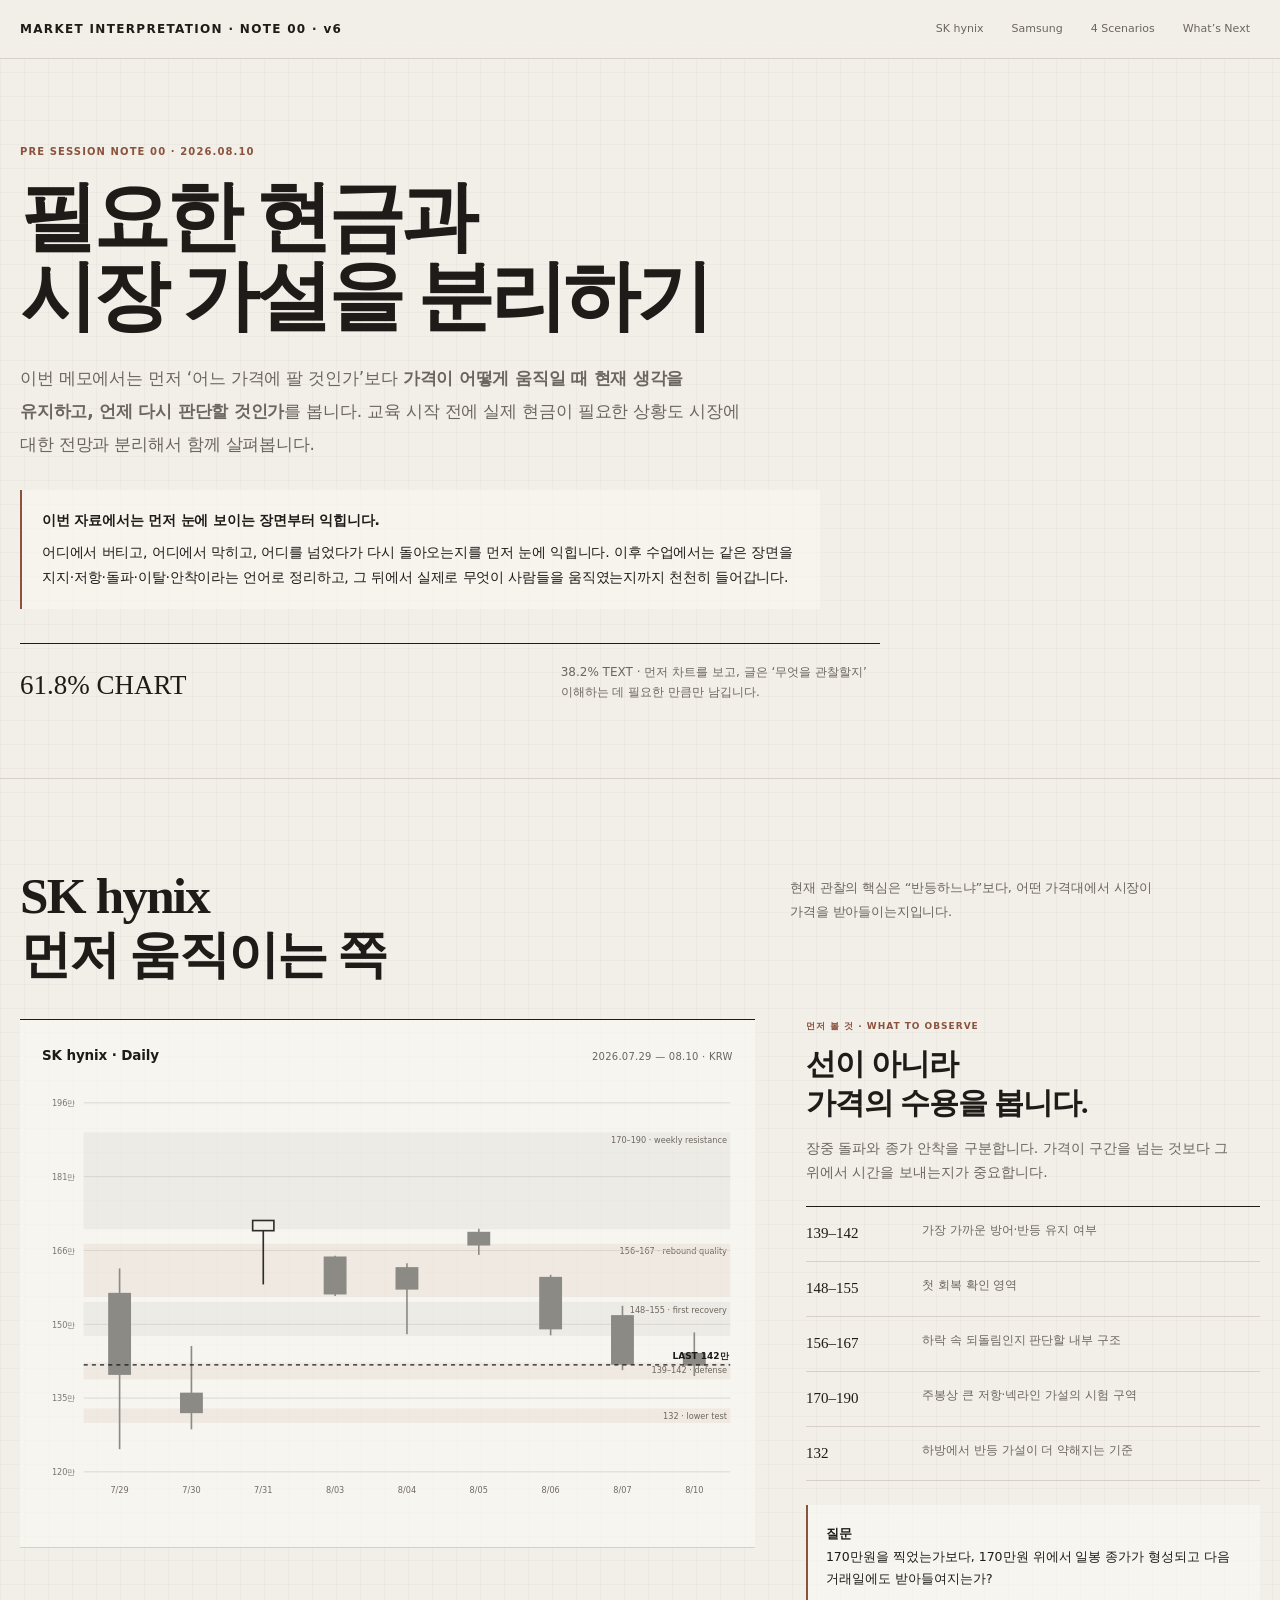
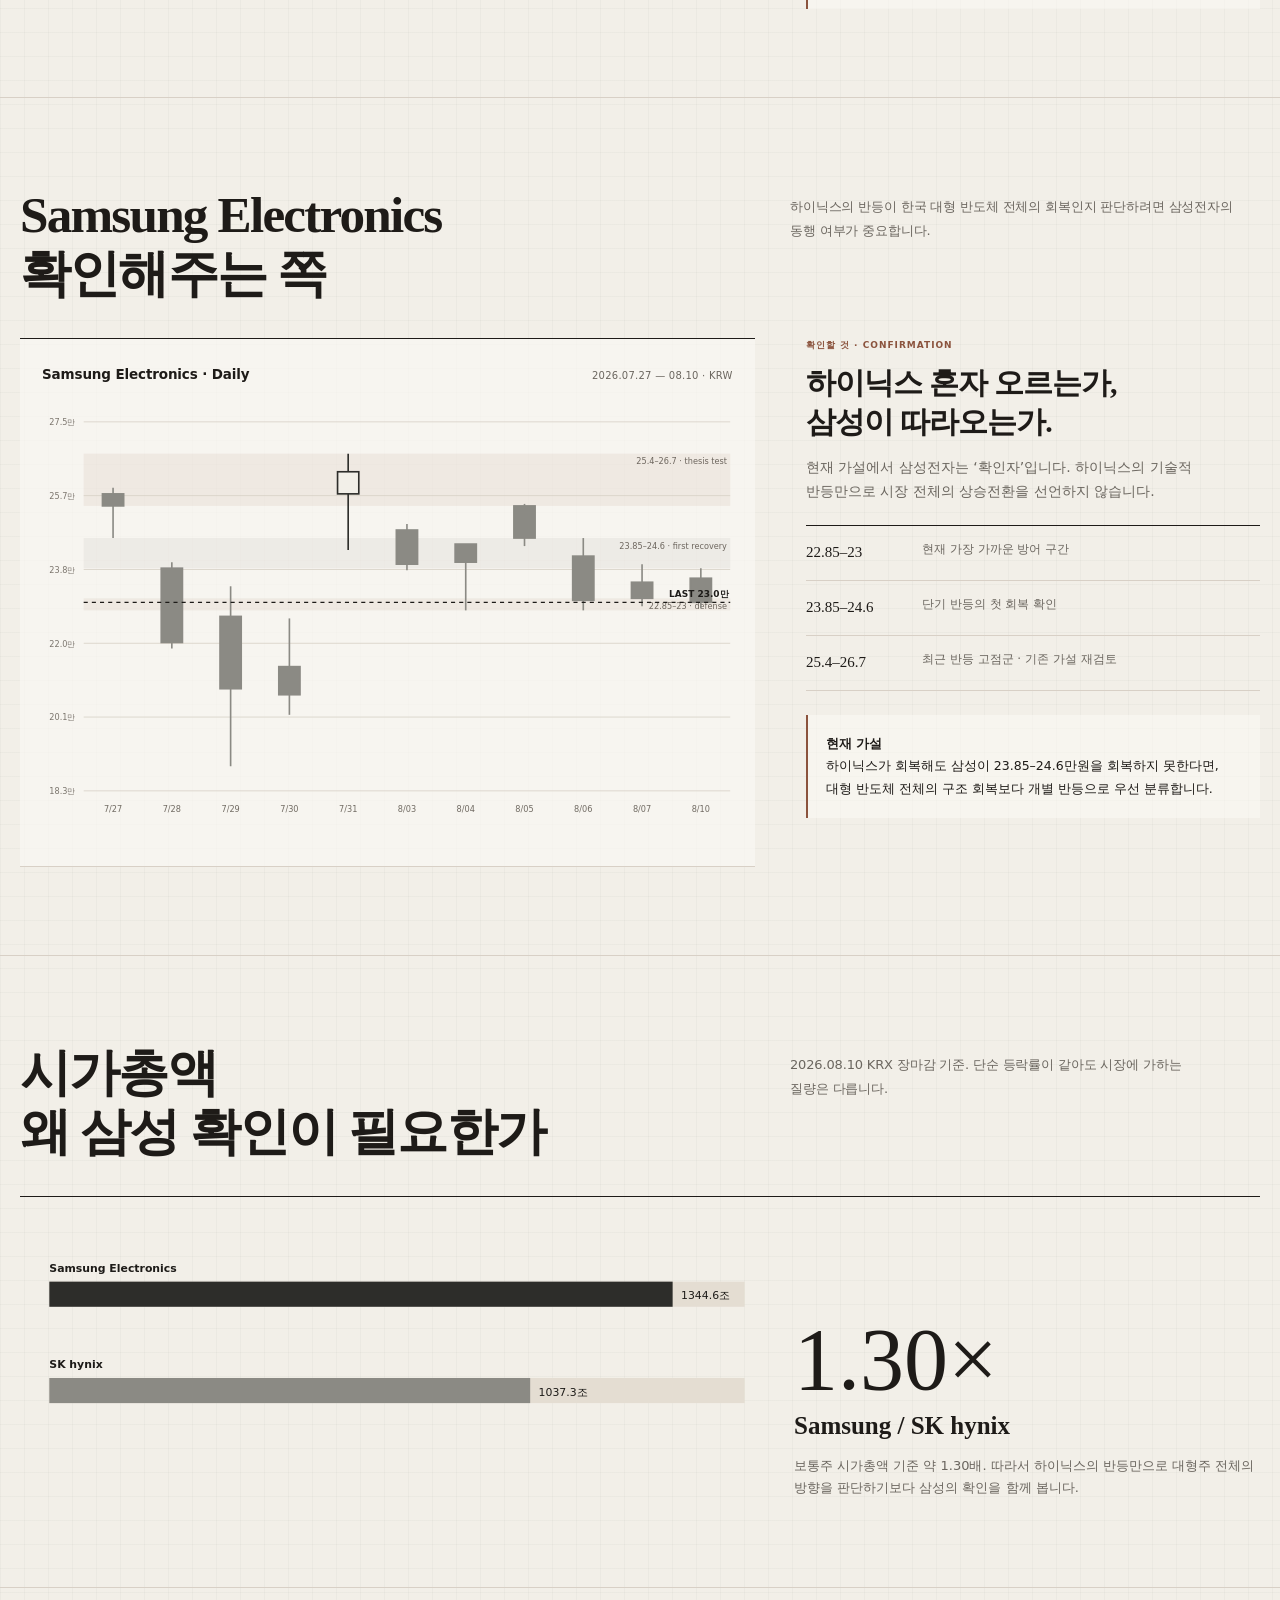
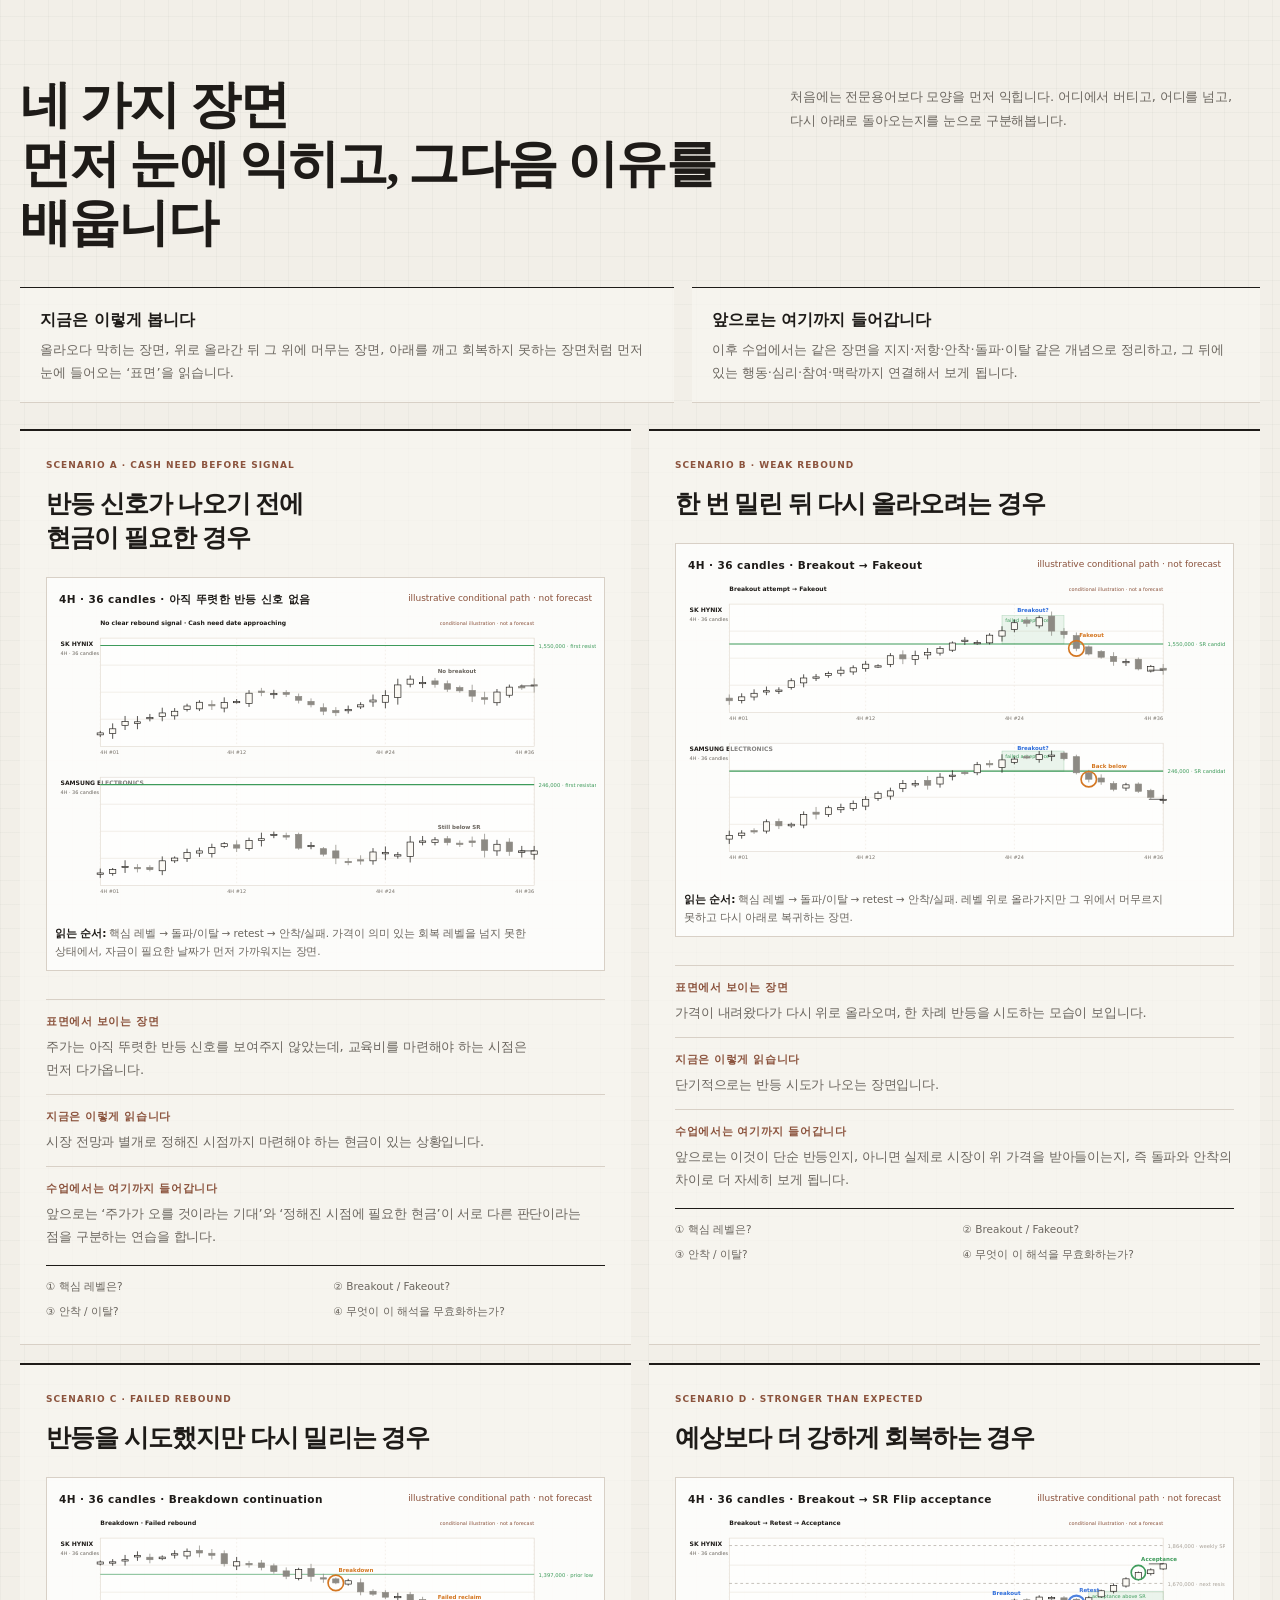
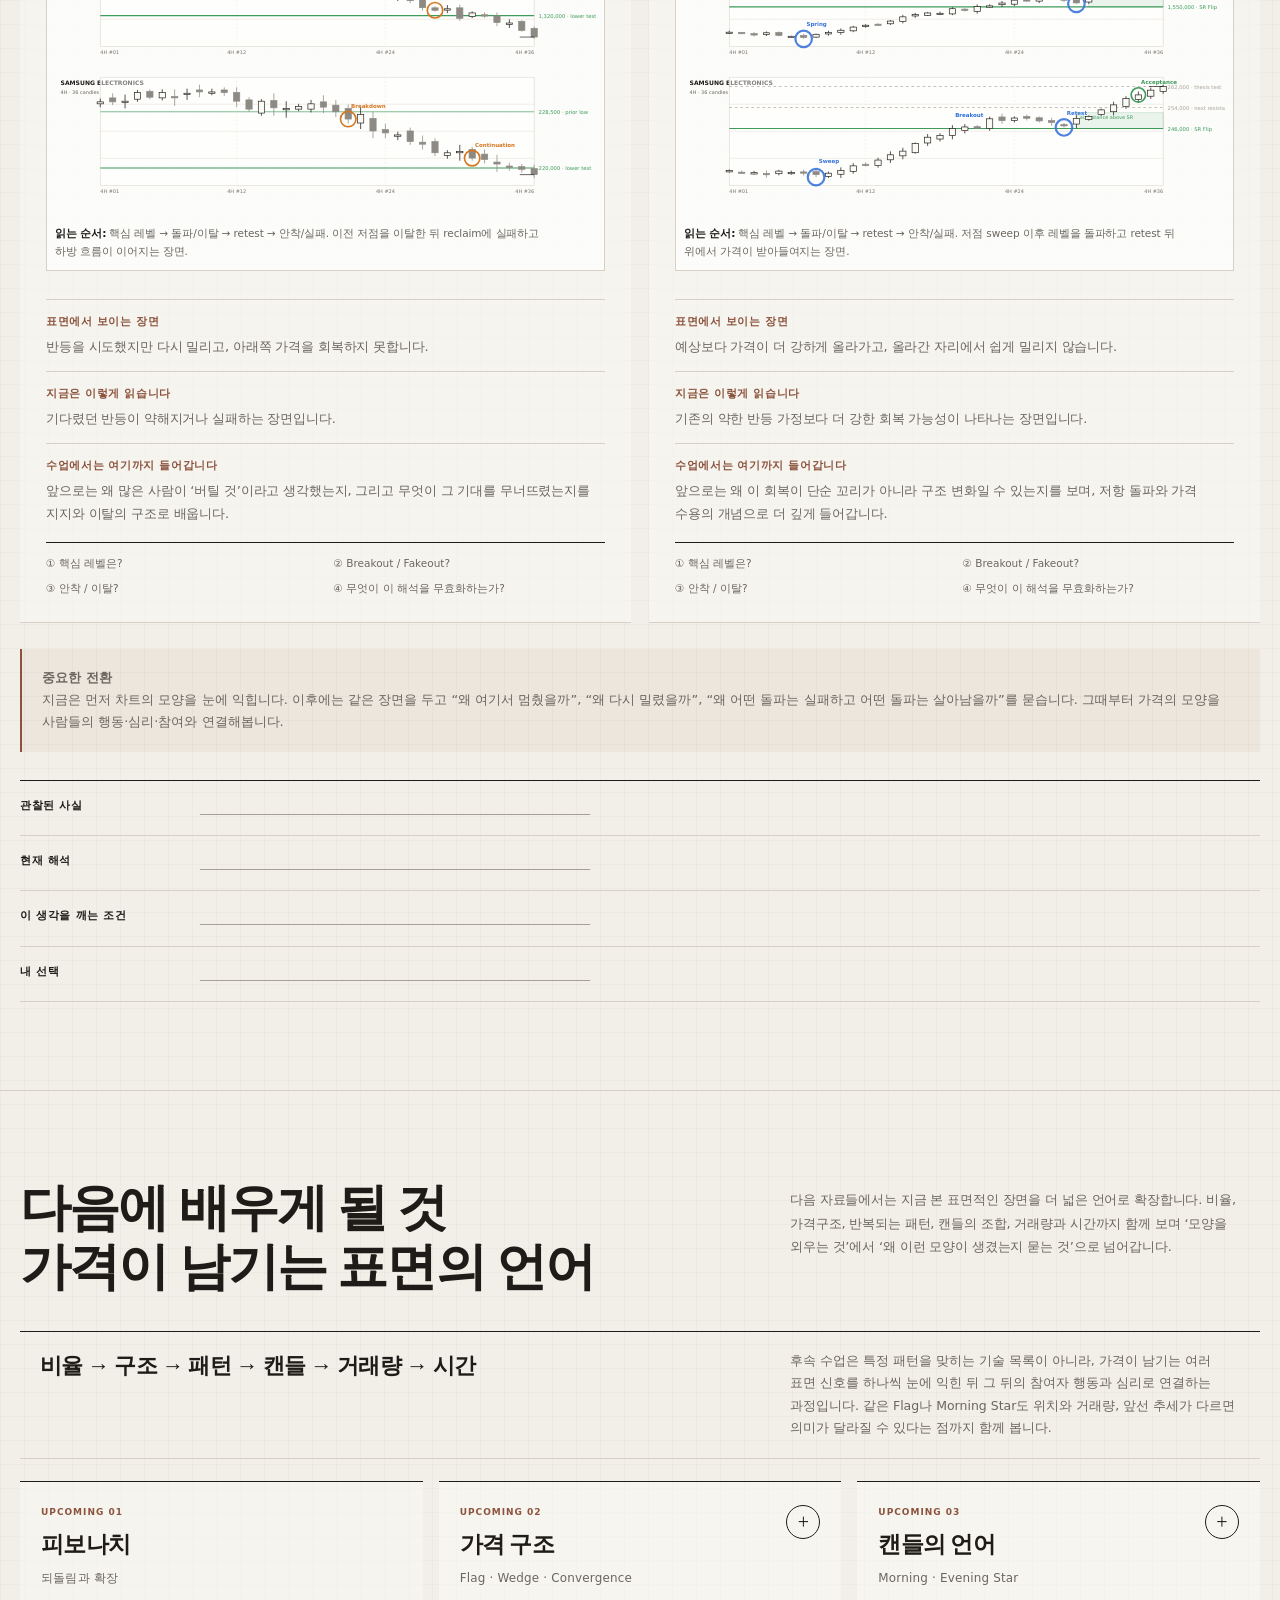
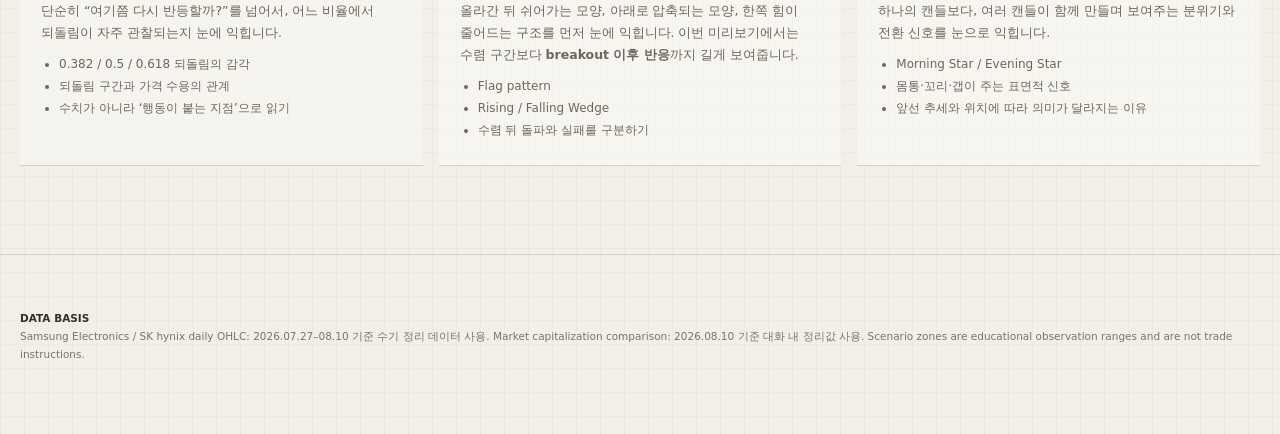
<file: sources/note-00-v6-source.html>
<!doctype html>
<html lang="ko">
<head>
<meta charset="utf-8">
<meta name="viewport" content="width=device-width,initial-scale=1">
<title>MARKET INTERPRETATION — PRE SESSION NOTE 00 v6</title>
<style>
:root {
  --bg:#f2efe8; --paper:#fbf9f4; --ink:#1e1b18; --muted:#6b665f;
  --line:#d8d0c6; --soft:#e9e2d8; --accent:#8b533d; --accent-2:#b58b76;
}
*{box-sizing:border-box}
html{scroll-behavior:smooth}
body{
  margin:0;
  font-family:Pretendard,"Apple SD Gothic Neo","Noto Sans KR",system-ui,sans-serif;
  color:var(--ink);
  line-height:1.72;
  background:
    linear-gradient(rgba(46,41,36,.03) 1px, transparent 1px),
    linear-gradient(90deg, rgba(46,41,36,.03) 1px, transparent 1px),
    var(--bg);
  background-size:24px 24px;
}
.wrap{width:min(1280px,calc(100% - 40px));margin:auto}
.top{position:sticky;top:0;z-index:30;background:rgba(242,239,232,.88);backdrop-filter:blur(10px);border-bottom:1px solid var(--line)}
.top .inner{width:min(1280px,calc(100% - 40px));margin:auto;height:58px;display:flex;align-items:center;justify-content:space-between}
.brand{font-size:12px;font-weight:800;letter-spacing:.14em}
.nav{display:flex;gap:8px;flex-wrap:wrap}
.nav a{font-size:11px;text-decoration:none;color:var(--muted);padding:8px 10px}
.hero{padding:84px 0 70px;border-bottom:1px solid var(--line)}
.kicker{font-size:10px;letter-spacing:.16em;color:var(--accent);font-weight:800}
h1,h2,h3,h4{font-family:"Iowan Old Style","Noto Serif KR","Nanum Myeongjo",Georgia,serif}
h1{font-size:clamp(44px,6vw,84px);line-height:1.03;letter-spacing:-.05em;margin:18px 0 26px}
.hero p{max-width:760px;font-size:17px;line-height:1.9;color:var(--muted)}
.hero-note{margin-top:30px;max-width:780px;padding:18px 20px;border-left:2px solid var(--accent);background:rgba(251,249,244,.55)}
.hero-note strong{display:block;margin-bottom:6px}
.rule{margin-top:34px;padding-top:18px;border-top:1px solid var(--ink);display:grid;grid-template-columns:1.618fr 1fr;gap:24px;max-width:860px}
.rule strong{font-family:Georgia,serif;font-size:27px;font-weight:500}
.rule span{font-size:12px;color:var(--muted)}
.section{padding:88px 0;border-bottom:1px solid var(--line)}
.section-head{display:flex;justify-content:space-between;align-items:flex-end;gap:28px;margin-bottom:34px}
.section-head h2{margin:0;font-size:clamp(32px,4vw,54px);line-height:1.15;letter-spacing:-.035em}
.section-head p{margin:0;max-width:470px;color:var(--muted);font-size:13px}
.golden{display:grid;grid-template-columns:minmax(0,1.618fr) minmax(300px,1fr);gap:clamp(28px,4vw,60px);align-items:start}
.chart-shell{background:rgba(251,249,244,.65);border-top:1px solid var(--ink);border-bottom:1px solid var(--line);padding:24px 0 10px}
.chart-title{display:flex;justify-content:space-between;align-items:baseline;gap:20px;padding:0 22px 10px}
.chart-title strong{font-size:14px}
.chart-title small{font-size:10px;color:var(--muted)}
svg{display:block;width:100%;height:auto}
.note-panel{position:sticky;top:84px}
.panel-kicker{font-size:9px;letter-spacing:.14em;color:var(--accent);font-weight:800}
.note-panel h3{font-size:30px;line-height:1.3;letter-spacing:-.03em;margin:10px 0 14px}
.note-panel p{font-size:14px;color:var(--muted);margin:0 0 16px}
.levels{margin-top:22px;border-top:1px solid var(--ink)}
.level{display:grid;grid-template-columns:94px 1fr;gap:14px;padding:13px 0;border-bottom:1px solid var(--line)}
.level b{font-family:Georgia,serif;font-weight:500;font-size:15px}
.level span{font-size:12px;color:var(--muted)}
.callout{margin-top:20px;padding:18px;border-left:2px solid var(--accent);background:rgba(251,249,244,.55);font-size:12.5px;line-height:1.8}
.cap-box{display:grid;grid-template-columns:1.618fr 1fr;gap:20px;align-items:end;border-top:1px solid var(--ink);padding-top:26px}
.big-num{font-family:Georgia,serif;font-size:clamp(46px,7vw,88px);line-height:1}
.cap-copy h3{font-size:25px;margin:0 0 8px}
.cap-copy p{font-size:13px;color:var(--muted);margin:0}
.surface-intro{margin-bottom:26px;display:grid;grid-template-columns:1.15fr 1fr;gap:18px;align-items:start}
.surface-intro .box{padding:18px 20px;background:rgba(251,249,244,.6);border-top:1px solid var(--ink);border-bottom:1px solid var(--line)}
.surface-intro strong{display:block;margin-bottom:6px}
.surface-intro p{margin:0;font-size:13px;color:var(--muted)}
.scenario-grid{display:grid;grid-template-columns:repeat(2,minmax(0,1fr));gap:18px}
.scenario{background:rgba(251,249,244,.6);padding:24px 24px 22px;border-top:2px solid var(--ink);border-bottom:1px solid var(--line);min-height:455px;display:flex;flex-direction:column}
.scenario small{font-size:9px;color:var(--accent);letter-spacing:.12em;font-weight:800}
.scenario h3{font-size:24px;line-height:1.28;margin:14px 0 14px}
.scenario-visual{margin:2px 0 16px;border:1px solid var(--line);background:#fff;padding:10px}
.scenario p{margin:0 0 10px;font-size:13px;color:var(--muted)}
.scenario .sub{margin-top:10px;padding-top:10px;border-top:1px solid var(--line)}
.scenario .sub b{display:block;font-size:11px;letter-spacing:.06em;margin-bottom:4px;color:var(--ink)}
.scenario .sub span{font-size:12.5px;color:var(--muted)}
.transition-note{margin-top:26px;padding:18px 20px;background:rgba(139,83,61,.06);border-left:2px solid var(--accent);font-size:13px;color:var(--muted)}
.pattern-grid{display:grid;grid-template-columns:repeat(3,minmax(0,1fr));gap:16px;margin-top:22px}
.pattern-card{padding:20px;background:rgba(251,249,244,.6);border-top:1px solid var(--ink);border-bottom:1px solid var(--line)}
.pattern-card .tiny{font-size:9px;letter-spacing:.12em;color:var(--accent);font-weight:800}
.pattern-card h4{font-size:21px;line-height:1.3;margin:10px 0 10px}
.pattern-card p{margin:0 0 10px;font-size:12.5px;color:var(--muted)}
.pattern-card ul{margin:0;padding-left:18px;color:var(--muted);font-size:12px;line-height:1.75}
.exercise{margin-top:28px;border-top:1px solid var(--ink)}
.exercise-row{display:grid;grid-template-columns:150px 1fr;gap:20px;padding:16px 0;border-bottom:1px solid var(--line)}
.exercise-row b{font-size:11px;letter-spacing:.06em}
.exercise-row span{font-size:13px;color:#9a958c}
.footer{padding:54px 0 70px;color:var(--muted);font-size:10.5px}
.footer strong{color:var(--ink)}
@media(max-width:980px){
  .golden,.rule,.cap-box,.surface-intro,.pattern-grid{grid-template-columns:1fr}
  .note-panel{position:static}
  .scenario-grid{grid-template-columns:1fr}
  .section{padding:62px 0}
}
@media print{
  .top{display:none}
  body{background:#fff}
  .note-panel{position:static}
}

/* v3 — actual-level scenario sketches + expandable visual pattern library */
.scenario-visual.real-flow{
  padding:12px 10px 8px;
  background:rgba(255,255,255,.72);
}
.scenario-visual .visual-label{
  display:flex;
  align-items:center;
  justify-content:space-between;
  gap:12px;
  padding:0 4px 8px;
  font-size:9.5px;
  color:var(--muted);
}
.scenario-visual .visual-label strong{
  color:var(--ink);
  letter-spacing:.04em;
}
.scenario-visual .visual-label em{
  font-style:normal;
  color:var(--accent);
}
.scenario-flow-note{
  margin-top:8px;
  font-size:10px;
  color:var(--muted);
  line-height:1.65;
}
.scenario-flow-note strong{color:var(--ink)}
.pattern-card.expandable{
  position:relative;
}
.pattern-head{
  display:grid;
  grid-template-columns:1fr auto;
  gap:14px;
  align-items:start;
}
.pattern-toggle{
  appearance:none;
  border:1px solid var(--ink);
  background:transparent;
  color:var(--ink);
  width:34px;
  height:34px;
  border-radius:50%;
  display:grid;
  place-items:center;
  font:500 20px/1 Georgia,serif;
  cursor:pointer;
  transition:background .2s ease,color .2s ease,transform .2s ease;
}
.pattern-toggle:hover,
.pattern-toggle[aria-expanded="true"]{
  background:var(--ink);
  color:var(--paper);
}
.pattern-toggle[aria-expanded="true"]{
  transform:rotate(45deg);
}
.pattern-detail{
  display:none;
  margin-top:18px;
  padding-top:18px;
  border-top:1px solid var(--line);
}
.pattern-detail.open{display:block}
.pattern-visual-grid{
  display:grid;
  grid-template-columns:repeat(2,minmax(0,1fr));
  gap:12px;
}
.pattern-visual{
  padding:12px;
  background:rgba(255,255,255,.62);
  border:1px solid var(--line);
}
.pattern-visual b{
  display:block;
  margin-bottom:7px;
  font-size:11px;
}
.pattern-visual small{
  display:block;
  margin-top:7px;
  color:var(--muted);
  font-size:10px;
  line-height:1.55;
}
.pattern-warning{
  margin-top:12px;
  padding:12px 14px;
  border-left:2px solid var(--accent);
  background:rgba(139,83,61,.055);
  font-size:10.5px;
  color:var(--muted);
  line-height:1.7;
}
.future-language{
  margin-bottom:22px;
  padding:18px 20px;
  border-top:1px solid var(--ink);
  border-bottom:1px solid var(--line);
  display:grid;
  grid-template-columns:1.618fr 1fr;
  gap:22px;
  align-items:start;
}
.future-language strong{
  font-family:"Iowan Old Style","Noto Serif KR","Nanum Myeongjo",Georgia,serif;
  font-size:22px;
  line-height:1.45;
}
.future-language p{
  margin:0;
  color:var(--muted);
  font-size:12.5px;
}
@media(max-width:720px){
  .pattern-visual-grid,.future-language{grid-template-columns:1fr}
}


/* v4 updates */
.scenario-visual.real-flow{
  padding:12px 10px 10px;
}
.scenario-visual.real-flow svg{
  width:100%;
  height:auto;
}
.scenario-flow-note{
  letter-spacing:-.01em;
}
.pattern-visual{
  min-height:210px;
}
.pattern-visual svg{
  width:100%;
  height:auto;
}
.pattern-visual-grid{
  gap:14px;
}


/* v5 — 4H / 36-candle learning charts */
.scenario{
  min-height:unset;
}
.scenario-visual.real-flow.advanced{
  padding:12px 8px 10px;
  margin-top:4px;
}
.scenario-visual.real-flow.advanced svg{
  aspect-ratio:980/540;
}
.scenario-questions{
  margin-top:16px;
  padding-top:12px;
  border-top:1px solid var(--ink);
  display:grid;
  grid-template-columns:repeat(2,minmax(0,1fr));
  gap:7px 12px;
}
.scenario-questions span{
  font-size:10.5px;
  color:var(--muted);
}
.chart-legend-strip{
  display:flex;
  flex-wrap:wrap;
  gap:8px 14px;
  margin:14px 0 0;
  font-size:10px;
  color:var(--muted);
}
.legend-dot{
  display:inline-block;
  width:8px;height:8px;border-radius:50%;margin-right:5px;
}
.pattern-detail .pattern-visual svg{
  aspect-ratio:430/190;
}
@media(max-width:640px){
  .scenario-questions{grid-template-columns:1fr}
}


/* v6 — delivery typography polish */
:root{
  --reading: 45rem;
}
body{
  word-break:keep-all;
  overflow-wrap:break-word;
  font-kerning:normal;
  text-rendering:optimizeLegibility;
}
h1,h2,h3,h4,
.scenario h3,
.note-panel h3,
.cap-copy h3{
  text-wrap:balance;
  word-break:keep-all;
}
p,
.scenario .sub span,
.section-head p,
.hero p,
.callout{
  text-wrap:pretty;
}
.hero p{
  max-width:var(--reading);
  line-height:1.92;
  letter-spacing:-.012em;
}
.hero-note{
  max-width:800px;
  font-size:14px;
  line-height:1.82;
  letter-spacing:-.012em;
}
.section-head{
  align-items:flex-start;
}
.section-head h2{
  max-width:720px;
}
.section-head p{
  padding-top:9px;
  line-height:1.82;
  letter-spacing:-.012em;
}
.kicker,
.panel-kicker,
.scenario small,
.pattern-card .tiny,
.brand{
  letter-spacing:.11em;
}
.en-sub{
  display:inline-block;
  margin-top:4px;
  font-family:Pretendard,"Apple SD Gothic Neo","Noto Sans KR",system-ui,sans-serif;
  font-size:.52em;
  line-height:1.35;
  letter-spacing:.015em;
  color:var(--muted);
  font-weight:500;
}
.scenario{
  padding:27px 26px 25px;
}
.scenario h3{
  max-width:17em;
  font-size:25px;
  line-height:1.37;
  letter-spacing:-.035em;
  margin:13px 0 18px;
}
.scenario .sub{
  padding-top:12px;
  margin-top:12px;
}
.scenario .sub b{
  margin-bottom:6px;
  font-size:10.5px;
  color:var(--accent);
}
.scenario .sub span{
  display:block;
  font-size:13px;
  line-height:1.76;
  letter-spacing:-.012em;
}
.scenario-questions{
  gap:8px 16px;
}
.scenario-questions span{
  line-height:1.6;
}
.visual-label{
  letter-spacing:-.005em;
}
.visual-label strong{
  font-size:10.5px;
  letter-spacing:0;
}
.visual-label em{
  font-size:9px;
}
.chart-title{
  padding-bottom:13px;
}
.chart-title strong{
  font-size:13.5px;
  letter-spacing:-.01em;
}
.chart-title small{
  font-variant-numeric:tabular-nums;
  letter-spacing:.025em;
}
.level b,
.big-num,
.dates,
svg text{
  font-variant-numeric:tabular-nums;
}
.level{
  grid-template-columns:102px 1fr;
  padding:14px 0;
}
.level span{
  line-height:1.65;
}
.callout{
  margin-top:24px;
}
.pattern-card{
  padding:23px 21px;
}
.pattern-card h4{
  font-size:23px;
  letter-spacing:-.03em;
}
.pattern-card p{
  line-height:1.76;
}
.pattern-card ul{
  line-height:1.82;
}
.future-language strong{
  letter-spacing:-.025em;
}
.future-language p{
  line-height:1.8;
}
.exercise-row{
  grid-template-columns:160px 1fr;
}
.footer{
  line-height:1.75;
  opacity:.9;
}

/* Reduce typographic noise inside the dense scenario charts */
.scenario-visual.real-flow.advanced .scenario-flow-note{
  max-width:92%;
  margin-top:10px;
  font-size:10.5px;
  line-height:1.72;
}
@media(max-width:720px){
  .scenario{
    padding:23px 20px;
  }
  .scenario h3{
    font-size:23px;
  }
  .section-head p{
    padding-top:0;
  }
  .exercise-row{
    grid-template-columns:1fr;
    gap:7px;
  }
}

</style>
</head>
<body>
<div class="top">
  <div class="inner">
    <div class="brand">MARKET INTERPRETATION · NOTE 00 · v6</div>
    <div class="nav">
      <a href="#hynix">SK hynix</a>
      <a href="#samsung">Samsung</a>
      <a href="#scenarios">4 Scenarios</a>
      <a href="#next">What’s Next</a>
    </div>
  </div>
</div>

<header class="hero">
  <div class="wrap">
    <div class="kicker">PRE SESSION NOTE 00 · 2026.08.10</div>
    <h1>필요한 현금과<br>시장 가설을 분리하기</h1>
    <p>
      이번 메모에서는 먼저 ‘어느 가격에 팔 것인가’보다
      <strong>가격이 어떻게 움직일 때 현재 생각을 유지하고, 언제 다시 판단할 것인가</strong>를 봅니다.
      교육 시작 전에 실제 현금이 필요한 상황도 시장에 대한 전망과 분리해서 함께 살펴봅니다.
    </p>
    <div class="hero-note">
      <strong>이번 자료에서는 먼저 눈에 보이는 장면부터 익힙니다.</strong>
      어디에서 버티고, 어디에서 막히고, 어디를 넘었다가 다시 돌아오는지를 먼저 눈에 익힙니다.
      이후 수업에서는 같은 장면을 지지·저항·돌파·이탈·안착이라는 언어로 정리하고,
      그 뒤에서 실제로 무엇이 사람들을 움직였는지까지 천천히 들어갑니다.
    </div>
    <div class="rule">
      <strong>61.8% CHART</strong>
      <span>38.2% TEXT · 먼저 차트를 보고, 글은 ‘무엇을 관찰할지’ 이해하는 데 필요한 만큼만 남깁니다.</span>
    </div>
  </div>
</header>

<section class="section" id="hynix">
  <div class="wrap">
    <div class="section-head">
      <h2>SK hynix<br>먼저 움직이는 쪽</h2>
      <p>현재 관찰의 핵심은 “반등하느냐”보다, 어떤 가격대에서 시장이 가격을 받아들이는지입니다.</p>
    </div>
    <div class="golden">
      <div class="chart-shell">
        <div class="chart-title"><strong>SK hynix · Daily</strong><small>2026.07.29 — 08.10 · KRW</small></div>
        <svg id="chart-hynix" viewBox="0 0 900 560" role="img" aria-label="SK하이닉스 일봉 시나리오 차트"></svg>
      </div>
      <aside class="note-panel">
        <div class="panel-kicker">먼저 볼 것 · WHAT TO OBSERVE</div>
        <h3>선이 아니라<br>가격의 수용을 봅니다.</h3>
        <p>장중 돌파와 종가 안착을 구분합니다. 가격이 구간을 넘는 것보다 그 위에서 시간을 보내는지가 중요합니다.</p>
        <div class="levels">
          <div class="level"><b>139–142</b><span>가장 가까운 방어·반등 유지 여부</span></div>
          <div class="level"><b>148–155</b><span>첫 회복 확인 영역</span></div>
          <div class="level"><b>156–167</b><span>하락 속 되돌림인지 판단할 내부 구조</span></div>
          <div class="level"><b>170–190</b><span>주봉상 큰 저항·넥라인 가설의 시험 구역</span></div>
          <div class="level"><b>132</b><span>하방에서 반등 가설이 더 약해지는 기준</span></div>
        </div>
        <div class="callout"><strong>질문</strong><br>170만원을 찍었는가보다, 170만원 위에서 일봉 종가가 형성되고 다음 거래일에도 받아들여지는가?</div>
      </aside>
    </div>
  </div>
</section>

<section class="section" id="samsung">
  <div class="wrap">
    <div class="section-head">
      <h2>Samsung Electronics<br>확인해주는 쪽</h2>
      <p>하이닉스의 반등이 한국 대형 반도체 전체의 회복인지 판단하려면 삼성전자의 동행 여부가 중요합니다.</p>
    </div>
    <div class="golden">
      <div class="chart-shell">
        <div class="chart-title"><strong>Samsung Electronics · Daily</strong><small>2026.07.27 — 08.10 · KRW</small></div>
        <svg id="chart-samsung" viewBox="0 0 900 560" role="img" aria-label="삼성전자 일봉 시나리오 차트"></svg>
      </div>
      <aside class="note-panel">
        <div class="panel-kicker">확인할 것 · CONFIRMATION</div>
        <h3>하이닉스 혼자 오르는가,<br>삼성이 따라오는가.</h3>
        <p>현재 가설에서 삼성전자는 ‘확인자’입니다. 하이닉스의 기술적 반등만으로 시장 전체의 상승전환을 선언하지 않습니다.</p>
        <div class="levels">
          <div class="level"><b>22.85–23</b><span>현재 가장 가까운 방어 구간</span></div>
          <div class="level"><b>23.85–24.6</b><span>단기 반등의 첫 회복 확인</span></div>
          <div class="level"><b>25.4–26.7</b><span>최근 반등 고점군 · 기존 가설 재검토</span></div>
        </div>
        <div class="callout"><strong>현재 가설</strong><br>하이닉스가 회복해도 삼성이 23.85–24.6만원을 회복하지 못한다면, 대형 반도체 전체의 구조 회복보다 개별 반등으로 우선 분류합니다.</div>
      </aside>
    </div>
  </div>
</section>

<section class="section">
  <div class="wrap">
    <div class="section-head">
      <h2>시가총액<br>왜 삼성 확인이 필요한가</h2>
      <p>2026.08.10 KRX 장마감 기준. 단순 등락률이 같아도 시장에 가하는 질량은 다릅니다.</p>
    </div>
    <div class="cap-box">
      <div><svg id="cap-chart" viewBox="0 0 900 330" role="img" aria-label="삼성전자와 SK하이닉스 시가총액 비교"></svg></div>
      <div class="cap-copy">
        <div class="big-num">1.30×</div>
        <h3>Samsung / SK hynix</h3>
        <p>보통주 시가총액 기준 약 1.30배. 따라서 하이닉스의 반등만으로 대형주 전체의 방향을 판단하기보다 삼성의 확인을 함께 봅니다.</p>
      </div>
    </div>
  </div>
</section>

<section class="section" id="scenarios">
  <div class="wrap">
    <div class="section-head">
      <h2>네 가지 장면<br>먼저 눈에 익히고, 그다음 이유를 배웁니다</h2>
      <p>처음에는 전문용어보다 모양을 먼저 익힙니다. 어디에서 버티고, 어디를 넘고, 다시 아래로 돌아오는지를 눈으로 구분해봅니다.</p>
    </div>

    <div class="surface-intro">
      <div class="box">
        <strong>지금은 이렇게 봅니다</strong>
        <p>올라오다 막히는 장면, 위로 올라간 뒤 그 위에 머무는 장면, 아래를 깨고 회복하지 못하는 장면처럼 먼저 눈에 들어오는 ‘표면’을 읽습니다.</p>
      </div>
      <div class="box">
        <strong>앞으로는 여기까지 들어갑니다</strong>
        <p>이후 수업에서는 같은 장면을 지지·저항·안착·돌파·이탈 같은 개념으로 정리하고, 그 뒤에 있는 행동·심리·참여·맥락까지 연결해서 보게 됩니다.</p>
      </div>
    </div>

    <div class="scenario-grid">
      <article class="scenario">
        <small>SCENARIO A · CASH NEED BEFORE SIGNAL</small>
        <h3>반등 신호가 나오기 전에 현금이 필요한 경우</h3>
        

<div class="scenario-visual real-flow advanced">
  <div class="visual-label">
    <strong>4H · 36 candles · 아직 뚜렷한 반등 신호 없음</strong>
    <em>illustrative conditional path · not forecast</em>
  </div>
  <svg viewBox="0 0 980 540" id="real-a" role="img" aria-label="Scenario A 4시간봉 36캔들 교육용 차트"></svg>
  <div class="scenario-flow-note"><strong>읽는 순서:</strong> 핵심 레벨 → 돌파/이탈 → retest → 안착/실패. 가격이 의미 있는 회복 레벨을 넘지 못한 상태에서, 자금이 필요한 날짜가 먼저 가까워지는 장면.</div>
</div>
        <div class="sub"><b>표면에서 보이는 장면</b><span>주가는 아직 뚜렷한 반등 신호를 보여주지 않았는데, 교육비를 마련해야 하는 시점은 먼저 다가옵니다.</span></div>
        <div class="sub"><b>지금은 이렇게 읽습니다</b><span>시장 전망과 별개로 정해진 시점까지 마련해야 하는 현금이 있는 상황입니다.</span></div>
        <div class="sub"><b>수업에서는 여기까지 들어갑니다</b><span>앞으로는 ‘주가가 오를 것이라는 기대’와 ‘정해진 시점에 필요한 현금’이 서로 다른 판단이라는 점을 구분하는 연습을 합니다.</span></div>
      
<div class="scenario-questions">
  <span>① 핵심 레벨은?</span>
  <span>② Breakout / Fakeout?</span>
  <span>③ 안착 / 이탈?</span>
  <span>④ 무엇이 이 해석을 무효화하는가?</span>
</div></article>

      <article class="scenario">
        <small>SCENARIO B · WEAK REBOUND</small>
        <h3>한 번 밀린 뒤 다시 올라오려는 경우</h3>
        

<div class="scenario-visual real-flow advanced">
  <div class="visual-label">
    <strong>4H · 36 candles · Breakout → Fakeout</strong>
    <em>illustrative conditional path · not forecast</em>
  </div>
  <svg viewBox="0 0 980 540" id="real-b" role="img" aria-label="Scenario B 4시간봉 36캔들 교육용 차트"></svg>
  <div class="scenario-flow-note"><strong>읽는 순서:</strong> 핵심 레벨 → 돌파/이탈 → retest → 안착/실패. 레벨 위로 올라가지만 그 위에서 머무르지 못하고 다시 아래로 복귀하는 장면.</div>
</div>
        <div class="sub"><b>표면에서 보이는 장면</b><span>가격이 내려왔다가 다시 위로 올라오며, 한 차례 반등을 시도하는 모습이 보입니다.</span></div>
        <div class="sub"><b>지금은 이렇게 읽습니다</b><span>단기적으로는 반등 시도가 나오는 장면입니다.</span></div>
        <div class="sub"><b>수업에서는 여기까지 들어갑니다</b><span>앞으로는 이것이 단순 반등인지, 아니면 실제로 시장이 위 가격을 받아들이는지, 즉 돌파와 안착의 차이로 더 자세히 보게 됩니다.</span></div>
      
<div class="scenario-questions">
  <span>① 핵심 레벨은?</span>
  <span>② Breakout / Fakeout?</span>
  <span>③ 안착 / 이탈?</span>
  <span>④ 무엇이 이 해석을 무효화하는가?</span>
</div></article>

      <article class="scenario">
        <small>SCENARIO C · FAILED REBOUND</small>
        <h3>반등을 시도했지만 다시 밀리는 경우</h3>
        

<div class="scenario-visual real-flow advanced">
  <div class="visual-label">
    <strong>4H · 36 candles · Breakdown continuation</strong>
    <em>illustrative conditional path · not forecast</em>
  </div>
  <svg viewBox="0 0 980 540" id="real-c" role="img" aria-label="Scenario C 4시간봉 36캔들 교육용 차트"></svg>
  <div class="scenario-flow-note"><strong>읽는 순서:</strong> 핵심 레벨 → 돌파/이탈 → retest → 안착/실패. 이전 저점을 이탈한 뒤 reclaim에 실패하고 하방 흐름이 이어지는 장면.</div>
</div>
        <div class="sub"><b>표면에서 보이는 장면</b><span>반등을 시도했지만 다시 밀리고, 아래쪽 가격을 회복하지 못합니다.</span></div>
        <div class="sub"><b>지금은 이렇게 읽습니다</b><span>기다렸던 반등이 약해지거나 실패하는 장면입니다.</span></div>
        <div class="sub"><b>수업에서는 여기까지 들어갑니다</b><span>앞으로는 왜 많은 사람이 ‘버틸 것’이라고 생각했는지, 그리고 무엇이 그 기대를 무너뜨렸는지를 지지와 이탈의 구조로 배웁니다.</span></div>
      
<div class="scenario-questions">
  <span>① 핵심 레벨은?</span>
  <span>② Breakout / Fakeout?</span>
  <span>③ 안착 / 이탈?</span>
  <span>④ 무엇이 이 해석을 무효화하는가?</span>
</div></article>

      <article class="scenario">
        <small>SCENARIO D · STRONGER THAN EXPECTED</small>
        <h3>예상보다 더 강하게 회복하는 경우</h3>
        

<div class="scenario-visual real-flow advanced">
  <div class="visual-label">
    <strong>4H · 36 candles · Breakout → SR Flip acceptance</strong>
    <em>illustrative conditional path · not forecast</em>
  </div>
  <svg viewBox="0 0 980 540" id="real-d" role="img" aria-label="Scenario D 4시간봉 36캔들 교육용 차트"></svg>
  <div class="scenario-flow-note"><strong>읽는 순서:</strong> 핵심 레벨 → 돌파/이탈 → retest → 안착/실패. 저점 sweep 이후 레벨을 돌파하고 retest 뒤 위에서 가격이 받아들여지는 장면.</div>
</div>
        <div class="sub"><b>표면에서 보이는 장면</b><span>예상보다 가격이 더 강하게 올라가고, 올라간 자리에서 쉽게 밀리지 않습니다.</span></div>
        <div class="sub"><b>지금은 이렇게 읽습니다</b><span>기존의 약한 반등 가정보다 더 강한 회복 가능성이 나타나는 장면입니다.</span></div>
        <div class="sub"><b>수업에서는 여기까지 들어갑니다</b><span>앞으로는 왜 이 회복이 단순 꼬리가 아니라 구조 변화일 수 있는지를 보며, 저항 돌파와 가격 수용의 개념으로 더 깊게 들어갑니다.</span></div>
      
<div class="scenario-questions">
  <span>① 핵심 레벨은?</span>
  <span>② Breakout / Fakeout?</span>
  <span>③ 안착 / 이탈?</span>
  <span>④ 무엇이 이 해석을 무효화하는가?</span>
</div></article>
    </div>

    <div class="transition-note">
      <strong>중요한 전환</strong><br>
      지금은 먼저 차트의 모양을 눈에 익힙니다. 이후에는 같은 장면을 두고
      “왜 여기서 멈췄을까”, “왜 다시 밀렸을까”, “왜 어떤 돌파는 실패하고 어떤 돌파는 살아남을까”를 묻습니다.
      그때부터 가격의 모양을 사람들의 행동·심리·참여와 연결해봅니다.
    </div>

    <div class="exercise">
      <div class="exercise-row"><b>관찰된 사실</b><span>____________________________________________________________</span></div>
      <div class="exercise-row"><b>현재 해석</b><span>____________________________________________________________</span></div>
      <div class="exercise-row"><b>이 생각을 깨는 조건</b><span>____________________________________________________________</span></div>
      <div class="exercise-row"><b>내 선택</b><span>____________________________________________________________</span></div>
    </div>
  </div>
</section>

<section class="section" id="next">
  <div class="wrap">
    <div class="section-head">
      <h2>다음에 배우게 될 것<br>가격이 남기는 표면의 언어</h2>
      <p>다음 자료들에서는 지금 본 표면적인 장면을 더 넓은 언어로 확장합니다. 비율, 가격구조, 반복되는 패턴, 캔들의 조합, 거래량과 시간까지 함께 보며 ‘모양을 외우는 것’에서 ‘왜 이런 모양이 생겼는지 묻는 것’으로 넘어갑니다.</p>
    </div>

    
<div class="future-language">
  <strong>비율 → 구조 → 패턴 → 캔들 → 거래량 → 시간</strong>
  <p>후속 수업은 특정 패턴을 맞히는 기술 목록이 아니라, 가격이 남기는 여러 표면 신호를 하나씩 눈에 익힌 뒤 그 뒤의 참여자 행동과 심리로 연결하는 과정입니다. 같은 Flag나 Morning Star도 위치와 거래량, 앞선 추세가 다르면 의미가 달라질 수 있다는 점까지 함께 봅니다.</p>
</div>
<div class="pattern-grid">
      <article class="pattern-card">
        <div class="tiny">UPCOMING 01</div>
        <h4>피보나치<br><span class="en-sub">되돌림과 확장</span></h4>
        <p>단순히 “여기쯤 다시 반등할까?”를 넘어서, 어느 비율에서 되돌림이 자주 관찰되는지 눈에 익힙니다.</p>
        <ul>
          <li>0.382 / 0.5 / 0.618 되돌림의 감각</li>
          <li>되돌림 구간과 가격 수용의 관계</li>
          <li>수치가 아니라 ‘행동이 붙는 지점’으로 읽기</li>
        </ul>
      </article>

      <article class="pattern-card expandable">
        <div class="pattern-head">
          <div>
            <div class="tiny">UPCOMING 02</div>
            <h4>가격 구조<br><span class="en-sub">Flag · Wedge · Convergence</span></h4>
          </div>
          <button class="pattern-toggle" type="button" aria-expanded="false" aria-controls="patterns-structure" data-target="patterns-structure" title="패턴 그림 펼치기">+</button>
        </div>
        <p>올라간 뒤 쉬어가는 모양, 아래로 압축되는 모양, 한쪽 힘이 줄어드는 구조를 먼저 눈에 익힙니다. 이번 미리보기에서는 수렴 구간보다 <strong>breakout 이후 반응</strong>까지 길게 보여줍니다.</p>
        <ul>
          <li>Flag pattern</li>
          <li>Rising / Falling Wedge</li>
          <li>수렴 뒤 돌파와 실패를 구분하기</li>
        </ul>
        <div class="pattern-detail" id="patterns-structure">
          <div class="pattern-visual-grid">
            <div class="pattern-visual"><b>Bull Flag</b><svg viewBox="0 0 430 190" id="pat-bull-flag"></svg><small>빠른 상승 뒤 완만한 하락·횡보. 이후 상단 이탈 여부를 관찰합니다.</small></div>
            <div class="pattern-visual"><b>Bear Flag</b><svg viewBox="0 0 430 190" id="pat-bear-flag"></svg><small>빠른 하락 뒤 완만한 반등. 이후 하단 이탈 여부를 관찰합니다.</small></div>
            <div class="pattern-visual"><b>Rising Wedge</b><svg viewBox="0 0 430 190" id="pat-rising-wedge"></svg><small>고점과 저점이 모두 올라가지만 폭은 좁아지는 구조입니다.</small></div>
            <div class="pattern-visual"><b>Falling Wedge</b><svg viewBox="0 0 430 190" id="pat-falling-wedge"></svg><small>고점과 저점이 모두 내려가지만 폭은 좁아지는 구조입니다.</small></div>
          </div>
          <div class="pattern-warning">수렴이 보인다는 사실보다 <strong>어디서 breakout이 발생했고 그 뒤 파동이 얼마나 확장되는지</strong>를 먼저 눈에 익힙니다. 이후에는 위치, 이전 추세, 거래량, 돌파 뒤 안착 여부까지 함께 봅니다.</div>
        </div>
      </article>

      <article class="pattern-card expandable">
        <div class="pattern-head">
          <div>
            <div class="tiny">UPCOMING 03</div>
            <h4>캔들의 언어<br><span class="en-sub">Morning · Evening Star</span></h4>
          </div>
          <button class="pattern-toggle" type="button" aria-expanded="false" aria-controls="patterns-candle" data-target="patterns-candle" title="캔들 그림 펼치기">+</button>
        </div>
        <p>하나의 캔들보다, 여러 캔들이 함께 만들며 보여주는 분위기와 전환 신호를 눈으로 익힙니다.</p>
        <ul>
          <li>Morning Star / Evening Star</li>
          <li>몸통·꼬리·갭이 주는 표면적 신호</li>
          <li>앞선 추세와 위치에 따라 의미가 달라지는 이유</li>
        </ul>
        <div class="pattern-detail" id="patterns-candle">
          <div class="pattern-visual-grid">
            <div class="pattern-visual"><b>Morning Star</b><svg viewBox="0 0 320 170" id="pat-morning-star"></svg><small>하락 흐름 뒤 큰 음봉 → 작은 몸통 → 큰 양봉의 3개 캔들 구조를 먼저 익힙니다.</small></div>
            <div class="pattern-visual"><b>Evening Star</b><svg viewBox="0 0 320 170" id="pat-evening-star"></svg><small>상승 흐름 뒤 큰 양봉 → 작은 몸통 → 큰 음봉의 3개 캔들 구조를 먼저 익힙니다.</small></div>
          </div>
          <div class="pattern-warning">Star 패턴도 이름만으로 반전을 확정하지 않습니다. 어디에서 나타났는지, 다음 캔들이 확인해주는지, 거래량과 시장 맥락이 어떤지를 함께 봅니다.</div>
        </div>
      </article>
    </div>
  </div>
</section>

<footer class="footer">
  <div class="wrap">
    <strong>DATA BASIS</strong><br>
    Samsung Electronics / SK hynix daily OHLC: 2026.07.27–08.10 기준 수기 정리 데이터 사용.
    Market capitalization comparison: 2026.08.10 기준 대화 내 정리값 사용.
    Scenario zones are educational observation ranges and are not trade instructions.
  </div>
</footer>

<script>
const samsung = [{"date": "7/27", "o": 257000, "h": 258500, "l": 246000, "c": 254000}, {"date": "7/28", "o": 238500, "h": 240000, "l": 218500, "c": 220000}, {"date": "7/29", "o": 226500, "h": 234000, "l": 189200, "c": 208500}, {"date": "7/30", "o": 214000, "h": 226000, "l": 202000, "c": 207000}, {"date": "7/31", "o": 257000, "h": 267000, "l": 243000, "c": 262500}, {"date": "8/03", "o": 248000, "h": 249500, "l": 238000, "c": 239500}, {"date": "8/04", "o": 244500, "h": 244500, "l": 228000, "c": 240000}, {"date": "8/05", "o": 254000, "h": 254500, "l": 244000, "c": 246000}, {"date": "8/06", "o": 241500, "h": 246000, "l": 228000, "c": 230500}, {"date": "8/07", "o": 235000, "h": 239500, "l": 229000, "c": 231000}, {"date": "8/10", "o": 236000, "h": 238500, "l": 228500, "c": 230000}];
const hynix = [{"date": "7/29", "o": 1567000, "h": 1619000, "l": 1246000, "c": 1401000}, {"date": "7/30", "o": 1361000, "h": 1459000, "l": 1287000, "c": 1322000}, {"date": "7/31", "o": 1697000, "h": 1718000, "l": 1586000, "c": 1718000}, {"date": "8/03", "o": 1642000, "h": 1645000, "l": 1562000, "c": 1567000}, {"date": "8/04", "o": 1620000, "h": 1630000, "l": 1483000, "c": 1577000}, {"date": "8/05", "o": 1693000, "h": 1701000, "l": 1647000, "c": 1668000}, {"date": "8/06", "o": 1600000, "h": 1606000, "l": 1481000, "c": 1495000}, {"date": "8/07", "o": 1521000, "h": 1542000, "l": 1409000, "c": 1422000}, {"date": "8/10", "o": 1443000, "h": 1487000, "l": 1397000, "c": 1420000}];
const caps = {"Samsung Electronics": 1344.644, "SK hynix": 1037.2991};

function fmtKRW(v){
  if(v>=1000000) return (v/10000).toFixed(0)+'만';
  return (v/10000).toFixed(1)+'만';
}

function candleChart(id, data, zones, minOverride, maxOverride){
  const svg=document.getElementById(id);
  const W=900,H=560, L=78,R=30,T=28,B=80, plotH=H-T-B, plotW=W-L-R;
  let min=Math.min(...data.map(d=>d.l)), max=Math.max(...data.map(d=>d.h));
  if(minOverride) min=Math.min(min,minOverride);
  if(maxOverride) max=Math.max(max,maxOverride);
  const pad=(max-min)*.06; min-=pad; max+=pad;
  const y=v=>T+(max-v)/(max-min)*plotH;
  const x=i=>L+(i+.5)*plotW/data.length;
  const ns='http://www.w3.org/2000/svg';
  const add=(tag,attrs,text)=>{const e=document.createElementNS(ns,tag);Object.entries(attrs||{}).forEach(([k,v])=>e.setAttribute(k,v));if(text)e.textContent=text;svg.appendChild(e);return e;};

  add('rect',{x:0,y:0,width:W,height:H,fill:'transparent'});
  zones.forEach((z,idx)=>{
    const yt=y(z.high), yb=y(z.low);
    add('rect',{x:L,y:yt,width:plotW,height:Math.max(3,yb-yt),fill:idx%2===0?'rgba(139,83,61,.075)':'rgba(70,68,64,.055)'});
    add('text',{x:W-R-4,y:yt+13,'text-anchor':'end','font-size':'10',fill:'#6d665e'},z.label);
  });
  for(let i=0;i<=5;i++){
    const val=min+(max-min)*(i/5), yy=y(val);
    add('line',{x1:L,y1:yy,x2:W-R,y2:yy,stroke:'#d7d0c6','stroke-width':'1'});
    add('text',{x:L-10,y:yy+4,'text-anchor':'end','font-size':'10',fill:'#7a746c'},fmtKRW(val));
  }
  const cw=Math.min(26, plotW/data.length*.42);
  data.forEach((d,i)=>{
    const xx=x(i), up=d.c>=d.o;
    add('line',{x1:xx,y1:y(d.h),x2:xx,y2:y(d.l),stroke:up?'#2d2d2a':'#8b8a84','stroke-width':'2'});
    const top=y(Math.max(d.o,d.c)), bot=y(Math.min(d.o,d.c));
    add('rect',{x:xx-cw/2,y:top,width:cw,height:Math.max(3,bot-top),fill:up?'#f2efe8':'#8b8a84',stroke:up?'#2d2d2a':'#8b8a84','stroke-width':'2'});
    add('text',{x:xx,y:H-B+26,'text-anchor':'middle','font-size':'10',fill:'#706a62'},d.date);
  });
  const lc=data[data.length-1].c, ly=y(lc);
  add('line',{x1:L,y1:ly,x2:W-R,y2:ly,stroke:'#1d1b18','stroke-width':'1.4','stroke-dasharray':'5 5'});
  add('text',{x:W-R-2,y:ly-7,'text-anchor':'end','font-size':'11','font-weight':'700',fill:'#1d1b18'},'LAST '+fmtKRW(lc));
}

candleChart('chart-hynix', hynix, [
  {low:1390000,high:1425000,label:'139–142 · defense'},
  {low:1480000,high:1550000,label:'148–155 · first recovery'},
  {low:1560000,high:1670000,label:'156–167 · rebound quality'},
  {low:1700000,high:1900000,label:'170–190 · weekly resistance'},
  {low:1300000,high:1330000,label:'132 · lower test'}
],1240000,1920000);

candleChart('chart-samsung', samsung, [
  {low:228000,high:231000,label:'22.85–23 · defense'},
  {low:238500,high:246000,label:'23.85–24.6 · first recovery'},
  {low:254000,high:267000,label:'25.4–26.7 · thesis test'}
],188000,270000);

(function capChart(){
  const svg=document.getElementById('cap-chart');
  const ns='http://www.w3.org/2000/svg', W=900,H=330,L=35,R=35;
  const add=(tag,a,t)=>{const e=document.createElementNS(ns,tag);Object.entries(a||{}).forEach(([k,v])=>e.setAttribute(k,v));if(t)e.textContent=t;svg.appendChild(e);return e;};
  const vals=[['Samsung Electronics',caps['Samsung Electronics']],['SK hynix',caps['SK hynix']]];
  const max=1500;
  vals.forEach((d,i)=>{
    const y=70+i*115, w=(W-L-R)*d[1]/max;
    add('text',{x:L,y:y-12,'font-size':'13','font-weight':'700',fill:'#1d1b18'},d[0]);
    add('rect',{x:L,y:y,width:W-L-R,height:30,fill:'#e4ddd2'});
    add('rect',{x:L,y:y,width:w,height:30,fill:i===0?'#2d2d2a':'#8b8a84'});
    add('text',{x:L+w+10,y:y+21,'font-size':'13',fill:'#1d1b18'},d[1].toFixed(1)+'조');
  });
})();



function addSvg(svg, tag, attrs={}, text=''){
  const ns='http://www.w3.org/2000/svg';
  const e=document.createElementNS(ns,tag);
  Object.entries(attrs).forEach(([k,v])=>e.setAttribute(k,v));
  if(text)e.textContent=text;
  svg.appendChild(e);
  return e;
}


const scenarioData = {"a": {"title": "No clear rebound signal · Cash need date approaching", "hynix": [{"o": 141.71, "h": 142.3, "l": 141.38, "c": 142}, {"o": 141.9, "h": 143.42, "l": 141.12, "c": 142.61}, {"o": 143.08, "h": 144.52, "l": 142.43, "c": 143.7}, {"o": 143.4, "h": 144.51, "l": 142.55, "c": 143.65}, {"o": 144.15, "h": 144.82, "l": 143.72, "c": 144.3}, {"o": 144.43, "h": 145.75, "l": 143.73, "c": 144.97}, {"o": 144.54, "h": 145.7, "l": 143.97, "c": 145.22}, {"o": 145.49, "h": 146.34, "l": 145.19, "c": 146.0}, {"o": 145.58, "h": 146.86, "l": 145.25, "c": 146.56}, {"o": 146.22, "h": 146.86, "l": 145.41, "c": 146.03}, {"o": 145.7, "h": 147.29, "l": 145.06, "c": 146.54}, {"o": 146.69, "h": 147.03, "l": 146.36, "c": 146.69}, {"o": 146.39, "h": 148.36, "l": 145.86, "c": 147.91}, {"o": 148.23, "h": 148.7, "l": 147.46, "c": 148.0}, {"o": 147.69, "h": 148.41, "l": 147.09, "c": 147.88}, {"o": 148.03, "h": 148.36, "l": 147.34, "c": 147.73}, {"o": 147.42, "h": 147.86, "l": 146.38, "c": 146.86}, {"o": 146.68, "h": 147.14, "l": 145.8, "c": 146.18}, {"o": 145.75, "h": 146.4, "l": 144.65, "c": 145.23}, {"o": 145.34, "h": 145.84, "l": 144.5, "c": 145.0}, {"o": 145.48, "h": 146.07, "l": 144.88, "c": 145.49}, {"o": 145.87, "h": 146.56, "l": 145.55, "c": 146.18}, {"o": 146.61, "h": 147.71, "l": 145.88, "c": 146.89}, {"o": 146.56, "h": 148.36, "l": 145.66, "c": 147.59}, {"o": 147.27, "h": 150.06, "l": 146.21, "c": 149.14}, {"o": 149.25, "h": 150.56, "l": 148.78, "c": 150.0}, {"o": 149.5, "h": 150.45, "l": 148.67, "c": 149.52}, {"o": 149.74, "h": 150.18, "l": 148.73, "c": 149.22}, {"o": 149.32, "h": 149.79, "l": 148.1, "c": 148.5}, {"o": 148.74, "h": 149.04, "l": 147.98, "c": 148.26}, {"o": 148.32, "h": 149.17, "l": 146.59, "c": 147.47}, {"o": 147.24, "h": 148.12, "l": 146.22, "c": 147.0}, {"o": 146.49, "h": 148.53, "l": 146.05, "c": 148.08}, {"o": 147.61, "h": 149.19, "l": 147.25, "c": 148.81}, {"o": 148.89, "h": 149.24, "l": 148.41, "c": 148.75}, {"o": 149.17, "h": 150.11, "l": 148.0, "c": 149}], "samsung": [{"o": 22.99, "h": 23.08, "l": 22.91, "c": 23.0}, {"o": 22.99, "h": 23.09, "l": 22.95, "c": 23.06}, {"o": 23.12, "h": 23.23, "l": 23.0, "c": 23.12}, {"o": 23.1, "h": 23.16, "l": 23.01, "c": 23.08}, {"o": 23.1, "h": 23.14, "l": 23.03, "c": 23.06}, {"o": 23.04, "h": 23.3, "l": 22.96, "c": 23.22}, {"o": 23.22, "h": 23.3, "l": 23.18, "c": 23.27}, {"o": 23.26, "h": 23.44, "l": 23.2, "c": 23.37}, {"o": 23.36, "h": 23.46, "l": 23.29, "c": 23.4}, {"o": 23.35, "h": 23.53, "l": 23.28, "c": 23.46}, {"o": 23.48, "h": 23.56, "l": 23.45, "c": 23.53}, {"o": 23.51, "h": 23.59, "l": 23.38, "c": 23.45}, {"o": 23.44, "h": 23.64, "l": 23.4, "c": 23.59}, {"o": 23.59, "h": 23.73, "l": 23.48, "c": 23.62}, {"o": 23.68, "h": 23.75, "l": 23.63, "c": 23.7}, {"o": 23.68, "h": 23.73, "l": 23.6, "c": 23.65}, {"o": 23.7, "h": 23.73, "l": 23.42, "c": 23.45}, {"o": 23.48, "h": 23.56, "l": 23.43, "c": 23.5}, {"o": 23.44, "h": 23.47, "l": 23.3, "c": 23.34}, {"o": 23.4, "h": 23.51, "l": 23.16, "c": 23.27}, {"o": 23.21, "h": 23.27, "l": 23.14, "c": 23.2}, {"o": 23.24, "h": 23.32, "l": 23.15, "c": 23.22}, {"o": 23.22, "h": 23.45, "l": 23.15, "c": 23.38}, {"o": 23.35, "h": 23.48, "l": 23.23, "c": 23.37}, {"o": 23.33, "h": 23.38, "l": 23.26, "c": 23.33}, {"o": 23.3, "h": 23.67, "l": 23.19, "c": 23.56}, {"o": 23.58, "h": 23.67, "l": 23.5, "c": 23.58}, {"o": 23.55, "h": 23.65, "l": 23.5, "c": 23.6}, {"o": 23.62, "h": 23.67, "l": 23.5, "c": 23.55}, {"o": 23.54, "h": 23.59, "l": 23.47, "c": 23.52}, {"o": 23.58, "h": 23.66, "l": 23.47, "c": 23.55}, {"o": 23.6, "h": 23.71, "l": 23.28, "c": 23.41}, {"o": 23.4, "h": 23.6, "l": 23.31, "c": 23.52}, {"o": 23.56, "h": 23.63, "l": 23.31, "c": 23.39}, {"o": 23.37, "h": 23.49, "l": 23.28, "c": 23.4}, {"o": 23.34, "h": 23.49, "l": 23.24, "c": 23.4}], "hlevels": [{"v": 155, "label": "1,550,000 · first resistance", "kind": "sr"}], "slevels": [{"v": 24.6, "label": "246,000 · first resistance", "kind": "sr"}], "events": [{"panel": "h", "i": 27, "label": "No breakout", "kind": "neutral"}, {"panel": "s", "i": 27, "label": "Still below SR", "kind": "neutral"}]}, "b": {"title": "Breakout attempt → Fakeout", "hynix": [{"o": 142.6, "h": 143.44, "l": 141.07, "c": 142}, {"o": 142.09, "h": 143.71, "l": 141.39, "c": 142.89}, {"o": 142.86, "h": 144.62, "l": 142.07, "c": 143.71}, {"o": 144.2, "h": 145.25, "l": 143.28, "c": 144.3}, {"o": 144.14, "h": 145.08, "l": 143.54, "c": 144.45}, {"o": 145.03, "h": 147.16, "l": 144.55, "c": 146.57}, {"o": 146.09, "h": 148.05, "l": 145.08, "c": 147.21}, {"o": 147.21, "h": 148.13, "l": 146.52, "c": 147.46}, {"o": 147.76, "h": 148.69, "l": 147.27, "c": 148.23}, {"o": 148.3, "h": 149.78, "l": 147.62, "c": 149.0}, {"o": 148.6, "h": 150.11, "l": 147.94, "c": 149.54}, {"o": 149.35, "h": 151.13, "l": 148.65, "c": 150.37}, {"o": 149.89, "h": 150.35, "l": 149.49, "c": 150.0}, {"o": 150.34, "h": 152.9, "l": 149.69, "c": 152.3}, {"o": 152.52, "h": 153.53, "l": 150.38, "c": 151.58}, {"o": 151.47, "h": 153.47, "l": 150.18, "c": 152.38}, {"o": 152.49, "h": 154.07, "l": 151.49, "c": 153.06}, {"o": 152.91, "h": 154.5, "l": 152.33, "c": 154.0}, {"o": 153.58, "h": 155.58, "l": 153.17, "c": 155.22}, {"o": 155.56, "h": 156.56, "l": 154.77, "c": 155.86}, {"o": 155.29, "h": 155.87, "l": 154.82, "c": 155.35}, {"o": 155.25, "h": 157.46, "l": 154.88, "c": 157.01}, {"o": 156.8, "h": 159.05, "l": 155.55, "c": 158.0}, {"o": 158.31, "h": 160.58, "l": 157.67, "c": 159.86}, {"o": 160.45, "h": 161.21, "l": 158.92, "c": 159.75}, {"o": 159.14, "h": 161.5, "l": 158.58, "c": 161.0}, {"o": 161.38, "h": 162.42, "l": 156.87, "c": 157.95}, {"o": 157.86, "h": 158.64, "l": 156.24, "c": 157.14}, {"o": 156.9, "h": 157.63, "l": 153.33, "c": 154.0}, {"o": 154.33, "h": 154.65, "l": 152.38, "c": 152.71}, {"o": 153.27, "h": 153.59, "l": 151.64, "c": 151.97}, {"o": 152.15, "h": 153.12, "l": 150.0, "c": 151.0}, {"o": 150.7, "h": 151.61, "l": 149.97, "c": 151.0}, {"o": 151.5, "h": 151.9, "l": 148.95, "c": 149.28}, {"o": 148.79, "h": 150.19, "l": 148.48, "c": 149.88}, {"o": 149.44, "h": 150.41, "l": 147.97, "c": 149}], "samsung": [{"o": 22.91, "h": 23.12, "l": 22.79, "c": 23.0}, {"o": 23.0, "h": 23.13, "l": 22.92, "c": 23.06}, {"o": 23.12, "h": 23.18, "l": 23.04, "c": 23.1}, {"o": 23.11, "h": 23.4, "l": 23.05, "c": 23.34}, {"o": 23.35, "h": 23.42, "l": 23.16, "c": 23.24}, {"o": 23.24, "h": 23.32, "l": 23.19, "c": 23.28}, {"o": 23.26, "h": 23.6, "l": 23.18, "c": 23.52}, {"o": 23.58, "h": 23.71, "l": 23.4, "c": 23.53}, {"o": 23.52, "h": 23.74, "l": 23.46, "c": 23.69}, {"o": 23.64, "h": 23.79, "l": 23.56, "c": 23.7}, {"o": 23.67, "h": 23.87, "l": 23.61, "c": 23.8}, {"o": 23.73, "h": 23.98, "l": 23.63, "c": 23.9}, {"o": 23.92, "h": 24.1, "l": 23.86, "c": 24.05}, {"o": 23.98, "h": 24.19, "l": 23.89, "c": 24.11}, {"o": 24.17, "h": 24.38, "l": 24.08, "c": 24.29}, {"o": 24.29, "h": 24.38, "l": 24.2, "c": 24.29}, {"o": 24.37, "h": 24.48, "l": 24.14, "c": 24.25}, {"o": 24.28, "h": 24.55, "l": 24.19, "c": 24.45}, {"o": 24.49, "h": 24.62, "l": 24.37, "c": 24.5}, {"o": 24.57, "h": 24.61, "l": 24.5, "c": 24.54}, {"o": 24.56, "h": 24.83, "l": 24.5, "c": 24.76}, {"o": 24.79, "h": 24.87, "l": 24.69, "c": 24.76}, {"o": 24.69, "h": 25.02, "l": 24.56, "c": 24.88}, {"o": 24.82, "h": 24.96, "l": 24.77, "c": 24.9}, {"o": 24.96, "h": 25.01, "l": 24.9, "c": 24.95}, {"o": 24.89, "h": 25.1, "l": 24.81, "c": 25.01}, {"o": 24.99, "h": 25.11, "l": 24.85, "c": 25.0}, {"o": 25.05, "h": 25.09, "l": 24.87, "c": 24.91}, {"o": 24.96, "h": 25.01, "l": 24.52, "c": 24.56}, {"o": 24.56, "h": 24.63, "l": 24.32, "c": 24.4}, {"o": 24.43, "h": 24.52, "l": 24.26, "c": 24.33}, {"o": 24.29, "h": 24.35, "l": 24.1, "c": 24.15}, {"o": 24.18, "h": 24.31, "l": 24.11, "c": 24.26}, {"o": 24.28, "h": 24.32, "l": 24.06, "c": 24.1}, {"o": 24.12, "h": 24.16, "l": 23.91, "c": 23.95}, {"o": 23.88, "h": 24.01, "l": 23.79, "c": 23.9}], "hlevels": [{"v": 155, "label": "1,550,000 · SR candidate", "kind": "sr"}], "slevels": [{"v": 24.6, "label": "246,000 · SR candidate", "kind": "sr"}], "events": [{"panel": "h", "i": 23, "label": "Breakout?", "kind": "break"}, {"panel": "h", "i": 28, "label": "Fakeout", "kind": "fake"}, {"panel": "s", "i": 23, "label": "Breakout?", "kind": "break"}, {"panel": "s", "i": 29, "label": "Back below", "kind": "fake"}], "zones": [{"panel": "h", "from": 22, "to": 27, "low": 155, "high": 161.5, "label": "failed acceptance"}, {"panel": "s", "from": 22, "to": 27, "low": 24.6, "high": 25.1, "label": "failed acceptance"}]}, "c": {"title": "Breakdown · Failed rebound", "hynix": [{"o": 141.62, "h": 142.28, "l": 141.36, "c": 142}, {"o": 141.83, "h": 142.54, "l": 141.29, "c": 142.03}, {"o": 142.37, "h": 143.32, "l": 141.32, "c": 142.43}, {"o": 142.94, "h": 143.99, "l": 142.22, "c": 143.22}, {"o": 142.89, "h": 143.55, "l": 141.76, "c": 142.43}, {"o": 142.61, "h": 143.23, "l": 142.33, "c": 142.92}, {"o": 143.35, "h": 144.19, "l": 142.65, "c": 143.54}, {"o": 143.12, "h": 144.52, "l": 142.52, "c": 144.0}, {"o": 144.15, "h": 145.07, "l": 142.88, "c": 143.68}, {"o": 143.63, "h": 144.42, "l": 142.48, "c": 143.25}, {"o": 143.55, "h": 144.17, "l": 141.15, "c": 141.67}, {"o": 141.26, "h": 142.95, "l": 140.5, "c": 142.05}, {"o": 141.74, "h": 142.21, "l": 140.95, "c": 141.46}, {"o": 141.82, "h": 142.38, "l": 140.44, "c": 141.0}, {"o": 141.29, "h": 141.72, "l": 139.83, "c": 140.23}, {"o": 140.34, "h": 141.0, "l": 138.8, "c": 139.34}, {"o": 138.95, "h": 140.92, "l": 138.58, "c": 140.59}, {"o": 140.79, "h": 141.66, "l": 138.35, "c": 139.31}, {"o": 139.06, "h": 139.8, "l": 138.12, "c": 139.0}, {"o": 138.85, "h": 139.1, "l": 137.86, "c": 138.1}, {"o": 137.88, "h": 138.86, "l": 137.59, "c": 138.5}, {"o": 138.13, "h": 138.91, "l": 135.79, "c": 136.43}, {"o": 136.54, "h": 136.91, "l": 135.68, "c": 136.0}, {"o": 136.31, "h": 136.74, "l": 135.07, "c": 135.44}, {"o": 135.4, "h": 136.26, "l": 134.71, "c": 135.58}, {"o": 135.93, "h": 136.42, "l": 134.29, "c": 134.78}, {"o": 134.99, "h": 135.51, "l": 132.91, "c": 133.48}, {"o": 133.45, "h": 133.76, "l": 132.73, "c": 133.0}, {"o": 133.27, "h": 133.97, "l": 132.45, "c": 133.27}, {"o": 133.45, "h": 134.04, "l": 131.0, "c": 131.5}, {"o": 131.83, "h": 132.8, "l": 131.54, "c": 132.5}, {"o": 132.16, "h": 132.62, "l": 131.57, "c": 132.0}, {"o": 131.93, "h": 132.59, "l": 130.03, "c": 130.7}, {"o": 130.46, "h": 131.32, "l": 129.69, "c": 130.62}, {"o": 130.93, "h": 131.17, "l": 128.98, "c": 129.24}, {"o": 129.61, "h": 129.99, "l": 127.67, "c": 128}], "samsung": [{"o": 22.97, "h": 23.05, "l": 22.92, "c": 23.0}, {"o": 23.06, "h": 23.13, "l": 22.95, "c": 23.0}, {"o": 23.0, "h": 23.11, "l": 22.9, "c": 23.01}, {"o": 23.04, "h": 23.18, "l": 23.0, "c": 23.14}, {"o": 23.16, "h": 23.19, "l": 23.04, "c": 23.07}, {"o": 23.06, "h": 23.19, "l": 23.02, "c": 23.14}, {"o": 23.08, "h": 23.19, "l": 22.94, "c": 23.06}, {"o": 23.12, "h": 23.2, "l": 23.03, "c": 23.13}, {"o": 23.18, "h": 23.26, "l": 23.07, "c": 23.15}, {"o": 23.15, "h": 23.2, "l": 23.1, "c": 23.15}, {"o": 23.18, "h": 23.22, "l": 23.09, "c": 23.14}, {"o": 23.14, "h": 23.22, "l": 22.92, "c": 23.01}, {"o": 23.03, "h": 23.07, "l": 22.85, "c": 22.89}, {"o": 22.83, "h": 23.04, "l": 22.79, "c": 23.01}, {"o": 23.02, "h": 23.13, "l": 22.79, "c": 22.91}, {"o": 22.89, "h": 23.01, "l": 22.76, "c": 22.9}, {"o": 22.89, "h": 22.97, "l": 22.86, "c": 22.93}, {"o": 22.89, "h": 23.03, "l": 22.84, "c": 22.97}, {"o": 23.0, "h": 23.1, "l": 22.83, "c": 22.92}, {"o": 22.95, "h": 23.03, "l": 22.77, "c": 22.85}, {"o": 22.9, "h": 22.96, "l": 22.67, "c": 22.74}, {"o": 22.68, "h": 22.92, "l": 22.59, "c": 22.81}, {"o": 22.75, "h": 22.85, "l": 22.45, "c": 22.56}, {"o": 22.58, "h": 22.67, "l": 22.45, "c": 22.53}, {"o": 22.48, "h": 22.55, "l": 22.42, "c": 22.5}, {"o": 22.56, "h": 22.61, "l": 22.35, "c": 22.4}, {"o": 22.39, "h": 22.49, "l": 22.28, "c": 22.36}, {"o": 22.4, "h": 22.45, "l": 22.18, "c": 22.23}, {"o": 22.19, "h": 22.27, "l": 22.14, "c": 22.23}, {"o": 22.23, "h": 22.35, "l": 22.11, "c": 22.25}, {"o": 22.28, "h": 22.32, "l": 22.11, "c": 22.15}, {"o": 22.21, "h": 22.28, "l": 22.07, "c": 22.13}, {"o": 22.09, "h": 22.2, "l": 21.94, "c": 22.06}, {"o": 22.03, "h": 22.08, "l": 21.96, "c": 22.02}, {"o": 22.02, "h": 22.06, "l": 21.93, "c": 21.98}, {"o": 21.99, "h": 22.05, "l": 21.85, "c": 21.9}], "hlevels": [{"v": 139.7, "label": "1,397,000 · prior low", "kind": "support"}, {"v": 132, "label": "1,320,000 · lower test", "kind": "sr"}], "slevels": [{"v": 22.85, "label": "228,500 · prior low", "kind": "support"}, {"v": 22.0, "label": "220,000 · lower test", "kind": "sr"}], "events": [{"panel": "h", "i": 19, "label": "Breakdown", "kind": "fake"}, {"panel": "h", "i": 27, "label": "Failed reclaim", "kind": "fake"}, {"panel": "s", "i": 20, "label": "Breakdown", "kind": "fake"}, {"panel": "s", "i": 30, "label": "Continuation", "kind": "fake"}]}, "d": {"title": "Breakout → Retest → Acceptance", "hynix": [{"o": 141.86, "h": 142.77, "l": 141.09, "c": 142}, {"o": 141.88, "h": 142.17, "l": 141.07, "c": 141.32}, {"o": 141.27, "h": 142.08, "l": 139.75, "c": 140.53}, {"o": 140.81, "h": 142.38, "l": 140.02, "c": 141.7}, {"o": 141.88, "h": 142.39, "l": 139.89, "c": 140.33}, {"o": 139.84, "h": 140.22, "l": 139.49, "c": 139.91}, {"o": 140.33, "h": 141.16, "l": 138.61, "c": 139.3}, {"o": 139.48, "h": 141.3, "l": 139.05, "c": 140.92}, {"o": 141.1, "h": 142.73, "l": 140.22, "c": 141.9}, {"o": 141.81, "h": 143.92, "l": 140.72, "c": 143.0}, {"o": 142.7, "h": 145.24, "l": 142.03, "c": 144.63}, {"o": 144.84, "h": 146.16, "l": 144.25, "c": 145.56}, {"o": 146.11, "h": 146.61, "l": 145.65, "c": 146.09}, {"o": 146.31, "h": 148.22, "l": 145.72, "c": 147.71}, {"o": 147.5, "h": 150.89, "l": 146.53, "c": 149.87}, {"o": 150.34, "h": 151.89, "l": 149.36, "c": 151.0}, {"o": 150.65, "h": 152.29, "l": 150.3, "c": 151.86}, {"o": 151.47, "h": 152.52, "l": 150.78, "c": 151.69}, {"o": 151.37, "h": 154.8, "l": 150.71, "c": 154.03}, {"o": 153.82, "h": 154.3, "l": 152.62, "c": 153.14}, {"o": 152.67, "h": 156.21, "l": 151.51, "c": 155.09}, {"o": 155.36, "h": 156.26, "l": 154.6, "c": 155.5}, {"o": 156.09, "h": 157.99, "l": 154.92, "c": 156.94}, {"o": 156.34, "h": 159.21, "l": 155.4, "c": 158.41}, {"o": 158.59, "h": 159.32, "l": 157.56, "c": 158.34}, {"o": 157.93, "h": 160.92, "l": 156.9, "c": 160.0}, {"o": 159.44, "h": 160.53, "l": 158.68, "c": 159.79}, {"o": 159.6, "h": 160.48, "l": 157.33, "c": 158.36}, {"o": 158.88, "h": 159.44, "l": 156.52, "c": 157.0}, {"o": 157.45, "h": 160.48, "l": 156.52, "c": 159.65}, {"o": 160.13, "h": 163.8, "l": 159.55, "c": 163.23}, {"o": 162.97, "h": 167.02, "l": 161.87, "c": 166.0}, {"o": 165.65, "h": 170.12, "l": 164.84, "c": 169.34}, {"o": 168.97, "h": 173.08, "l": 168.47, "c": 172.57}, {"o": 171.97, "h": 174.73, "l": 171.04, "c": 173.94}, {"o": 174.4, "h": 177.4, "l": 173.95, "c": 177}], "samsung": [{"o": 22.96, "h": 23.04, "l": 22.92, "c": 23.0}, {"o": 22.94, "h": 23.0, "l": 22.87, "c": 22.93}, {"o": 22.91, "h": 22.99, "l": 22.85, "c": 22.92}, {"o": 22.89, "h": 23.01, "l": 22.73, "c": 22.86}, {"o": 22.88, "h": 23.03, "l": 22.82, "c": 22.98}, {"o": 22.93, "h": 23.0, "l": 22.84, "c": 22.93}, {"o": 22.95, "h": 23.04, "l": 22.81, "c": 22.91}, {"o": 22.96, "h": 23.07, "l": 22.75, "c": 22.85}, {"o": 22.78, "h": 22.96, "l": 22.72, "c": 22.9}, {"o": 22.86, "h": 23.12, "l": 22.72, "c": 23.0}, {"o": 22.97, "h": 23.28, "l": 22.88, "c": 23.18}, {"o": 23.24, "h": 23.32, "l": 23.16, "c": 23.23}, {"o": 23.19, "h": 23.49, "l": 23.11, "c": 23.4}, {"o": 23.41, "h": 23.73, "l": 23.29, "c": 23.6}, {"o": 23.56, "h": 23.87, "l": 23.43, "c": 23.74}, {"o": 23.68, "h": 24.07, "l": 23.64, "c": 24.03}, {"o": 24.05, "h": 24.39, "l": 23.94, "c": 24.27}, {"o": 24.2, "h": 24.42, "l": 24.11, "c": 24.34}, {"o": 24.34, "h": 24.73, "l": 24.19, "c": 24.6}, {"o": 24.52, "h": 24.77, "l": 24.41, "c": 24.66}, {"o": 24.67, "h": 24.73, "l": 24.6, "c": 24.66}, {"o": 24.6, "h": 25.05, "l": 24.52, "c": 24.97}, {"o": 25.04, "h": 25.17, "l": 24.78, "c": 24.9}, {"o": 24.9, "h": 25.06, "l": 24.83, "c": 25.0}, {"o": 25.06, "h": 25.13, "l": 24.91, "c": 24.99}, {"o": 25.01, "h": 25.06, "l": 24.83, "c": 24.89}, {"o": 24.9, "h": 25.01, "l": 24.71, "c": 24.83}, {"o": 24.75, "h": 24.82, "l": 24.64, "c": 24.7}, {"o": 24.77, "h": 25.11, "l": 24.62, "c": 24.98}, {"o": 24.95, "h": 25.1, "l": 24.9, "c": 25.06}, {"o": 25.13, "h": 25.36, "l": 25.08, "c": 25.31}, {"o": 25.24, "h": 25.62, "l": 25.11, "c": 25.5}, {"o": 25.44, "h": 25.83, "l": 25.35, "c": 25.74}, {"o": 25.7, "h": 26.01, "l": 25.57, "c": 25.88}, {"o": 25.83, "h": 26.16, "l": 25.73, "c": 26.06}, {"o": 26.01, "h": 26.27, "l": 25.92, "c": 26.2}], "hlevels": [{"v": 155, "label": "1,550,000 · SR Flip", "kind": "sr"}, {"v": 167, "label": "1,670,000 · next resistance", "kind": "ghost"}, {"v": 186.4, "label": "1,864,000 · weekly SR reference", "kind": "ghost"}], "slevels": [{"v": 24.6, "label": "246,000 · SR Flip", "kind": "sr"}, {"v": 25.4, "label": "254,000 · next resistance", "kind": "ghost"}, {"v": 26.2, "label": "262,000 · thesis test", "kind": "ghost"}], "events": [{"panel": "h", "i": 6, "label": "Spring", "kind": "spring"}, {"panel": "h", "i": 21, "label": "Breakout", "kind": "break"}, {"panel": "h", "i": 28, "label": "Retest", "kind": "spring"}, {"panel": "h", "i": 33, "label": "Acceptance", "kind": "accept"}, {"panel": "s", "i": 7, "label": "Sweep", "kind": "spring"}, {"panel": "s", "i": 18, "label": "Breakout", "kind": "break"}, {"panel": "s", "i": 27, "label": "Retest", "kind": "spring"}, {"panel": "s", "i": 33, "label": "Acceptance", "kind": "accept"}], "zones": [{"panel": "h", "from": 29, "to": 35, "low": 155, "high": 163, "label": "acceptance above SR"}, {"panel": "s", "from": 28, "to": 35, "low": 24.6, "high": 25.2, "label": "acceptance above SR"}]}};

function drawLearningScenario(id, cfg){
  const svg=document.getElementById(id);
  if(!svg) return;
  const W=980,H=540;
  const left=82,right=112;
  const panelH=196;
  const panels=[
    {key:'h',name:'SK HYNIX', y:40,h:panelH, data:cfg.hynix, levels:cfg.hlevels},
    {key:'s',name:'SAMSUNG ELECTRONICS', y:292,h:panelH, data:cfg.samsung, levels:cfg.slevels}
  ];
  const plotW=W-left-right;
  const x=i=>left+(i/(35))*plotW;
  const eventColors={break:'#2f6edb',fake:'#d47722',spring:'#3b74db',accept:'#3e9b5b',neutral:'#6b665f'};

  function rangeFor(panel){
    const vals=[];
    panel.data.forEach(d=>vals.push(d.h,d.l));
    (panel.levels||[]).forEach(l=>vals.push(l.v));
    const min0=Math.min(...vals), max0=Math.max(...vals);
    const span=max0-min0 || 1;
    return {min:min0-span*.08,max:max0+span*.08};
  }

  function fmt(panel,v){
    if(panel.key==='h') return Math.round(v*10000).toLocaleString('ko-KR');
    return Math.round(v*10000).toLocaleString('ko-KR');
  }

  panels.forEach(panel=>{
    const scale=rangeFor(panel);
    const y=v=>panel.y+(scale.max-v)/(scale.max-scale.min)*panel.h;

    addSvg(svg,'text',{x:10,y:panel.y+14,'font-size':'11','font-weight':'700',fill:'#1e1b18'},panel.name);
    addSvg(svg,'text',{x:10,y:panel.y+31,'font-size':'9',fill:'#6b665f'},'4H · 36 candles');
    addSvg(svg,'rect',{x:left,y:panel.y,width:plotW,height:panel.h,fill:'rgba(255,255,255,.45)',stroke:'#ddd5cb','stroke-width':'1'});

    // quiet grid
    [0.25,0.5,0.75].forEach(fr=>{
      const yy=panel.y+panel.h*fr;
      addSvg(svg,'line',{x1:left,y1:yy,x2:left+plotW,y2:yy,stroke:'#e8e1d7','stroke-width':'1'});
    });
    [0,11,23,35].forEach((i,idx)=>{
      const xx=x(i);
      addSvg(svg,'line',{x1:xx,y1:panel.y,x2:xx,y2:panel.y+panel.h,stroke:'#eee8df','stroke-width':'1','stroke-dasharray':'3 4'});
      const labels=['4H #01','4H #12','4H #24','4H #36'];
      addSvg(svg,'text',{x:xx,y:panel.y+panel.h+14,'text-anchor':idx===0?'start':idx===3?'end':'middle','font-size':'9',fill:'#777169'},labels[idx]);
    });

    // levels
    (panel.levels||[]).forEach(l=>{
      const yy=y(l.v);
      const col=l.kind==='sr'?'#3e9b5b':l.kind==='support'?'#3e9b5b':'#aaa39a';
      const dash=l.kind==='ghost'?'5 5':'';
      addSvg(svg,'line',{x1:left,y1:yy,x2:left+plotW,y2:yy,stroke:col,'stroke-width':l.kind==='sr'?2:1.2,'stroke-dasharray':dash});
      addSvg(svg,'text',{x:left+plotW+8,y:yy+4,'font-size':'9.5',fill:col},l.label);
    });

    // zones
    (cfg.zones||[]).filter(z=>z.panel===panel.key).forEach(z=>{
      const x1=x(z.from), x2=x(z.to), y1=y(z.high), y2=y(z.low);
      addSvg(svg,'rect',{x:x1,y:y1,width:x2-x1,height:y2-y1,fill:'rgba(62,155,91,.10)',stroke:'rgba(62,155,91,.35)','stroke-width':'1'});
      addSvg(svg,'text',{x:x1+6,y:y1+12,'font-size':'9',fill:'#3e9b5b'},z.label);
    });

    // candles
    const step=plotW/36;
    const candleW=Math.max(6,Math.min(13,step*.52));
    panel.data.forEach((d,i)=>{
      const xx=x(i);
      const yo=y(d.o), yc=y(d.c), yh=y(d.h), yl=y(d.l);
      const up=d.c>=d.o;
      addSvg(svg,'line',{x1:xx,y1:yh,x2:xx,y2:yl,stroke:up?'#1e1b18':'#8d8a84','stroke-width':'1.35'});
      addSvg(svg,'rect',{
        x:xx-candleW/2,
        y:Math.min(yo,yc),
        width:candleW,
        height:Math.max(2.4,Math.abs(yc-yo)),
        fill:up?'#fbf9f4':'#8d8a84',
        stroke:up?'#1e1b18':'#8d8a84',
        'stroke-width':'1.2'
      });
    });

    // events / circles / labels
    (cfg.events||[]).filter(e=>e.panel===panel.key).forEach(e=>{
      const d=panel.data[e.i], xx=x(e.i), yy=y(d.c);
      const col=eventColors[e.kind] || '#6b665f';
      if(e.kind==='spring'){
        addSvg(svg,'circle',{cx:xx,cy:y(d.l),r:15,fill:'none',stroke:col,'stroke-width':'4','stroke-opacity':'.9'});
      } else if(e.kind==='fake'){
        addSvg(svg,'circle',{cx:xx,cy:yy,r:14,fill:'none',stroke:col,'stroke-width':'3'});
      } else if(e.kind==='accept'){
        addSvg(svg,'circle',{cx:xx,cy:yy,r:13,fill:'none',stroke:col,'stroke-width':'3'});
      }
      const labelY=Math.max(panel.y+12, yy-20);
      addSvg(svg,'text',{x:xx+5,y:labelY,'font-size':'10','font-weight':'700',fill:col},e.label);
    });

    // last close subtle marker
    const last=panel.data[35];
    const ly=y(last.c);
    addSvg(svg,'line',{x1:left+plotW-26,y1:ly,x2:left+plotW,y2:ly,stroke:'#1e1b18','stroke-width':'1.2'});
  });

  // header / legend
  addSvg(svg,'text',{x:left,y:17,'font-size':'11','font-weight':'700',fill:'#1e1b18'},cfg.title);
  addSvg(svg,'text',{x:left+plotW,y:17,'text-anchor':'end','font-size':'9',fill:'#8b533d'},'conditional illustration · not a forecast');
}

drawLearningScenario('real-a', scenarioData.a);
drawLearningScenario('real-b', scenarioData.b);
drawLearningScenario('real-c', scenarioData.c);
drawLearningScenario('real-d', scenarioData.d);


function drawPatternLine(id, points, extraLines=[], breakout=null, breakoutLabel='BREAKOUT'){
  const svg=document.getElementById(id);
  if(!svg) return;
  const W=430,H=190,L=14,R=14,T=12,B=16;
  const x=v=>L+v*(W-L-R), y=v=>T+v*(H-T-B);

  [0.22,0.5,0.78].forEach(fr=>{
    addSvg(svg,'line',{x1:L,y1:y(fr),x2:W-R,y2:y(fr),stroke:'#ebe4da','stroke-width':'1','stroke-dasharray':'3 4'});
  });

  extraLines.forEach(line=>{
    addSvg(svg,'line',{x1:x(line[0]),y1:y(line[1]),x2:x(line[2]),y2:y(line[3]),stroke:'#8b533d','stroke-width':'1.3','stroke-dasharray':'4 3'});
  });

  const d=points.map((p,i)=>(i?'L':'M')+x(p[0])+','+y(p[1])).join(' ');
  addSvg(svg,'path',{d,fill:'none',stroke:'#1e1b18','stroke-width':'2.25','stroke-linejoin':'round','stroke-linecap':'round'});

  if(breakout){
    const bd=breakout.map((p,i)=>(i?'L':'M')+x(p[0])+','+y(p[1])).join(' ');
    addSvg(svg,'path',{d:bd,fill:'none',stroke:'#8b533d','stroke-width':'3','stroke-linejoin':'round','stroke-linecap':'round'});
    const first=breakout[0], last=breakout[breakout.length-1];
    addSvg(svg,'circle',{cx:x(first[0]),cy:y(first[1]),r:4,fill:'#8b533d'});
    addSvg(svg,'text',{x:x(first[0])+7,y:y(first[1])-7,'font-size':'9','font-weight':'700',fill:'#8b533d'},breakoutLabel);
    addSvg(svg,'circle',{cx:x(last[0]),cy:y(last[1]),r:3.5,fill:'#8b533d'});
  }
}

drawPatternLine('pat-bull-flag',
  [[0.00,.86],[.05,.71],[.10,.55],[.15,.31],[.20,.18],
   [.26,.28],[.32,.34],[.38,.40],[.44,.36],[.50,.43],[.56,.39],[.62,.46]],
  [[.24,.24,.65,.36],[.24,.49,.65,.59]],
  [[.62,.46],[.68,.34],[.73,.23],[.78,.10],[.83,.18],[.88,.07],[.94,.13],[.99,.03]],
  'BREAKOUT'
);
drawPatternLine('pat-bear-flag',
  [[0.00,.13],[.05,.27],[.10,.43],[.15,.66],[.20,.82],
   [.26,.72],[.32,.66],[.38,.60],[.44,.64],[.50,.57],[.56,.61],[.62,.54]],
  [[.24,.58,.65,.46],[.24,.82,.65,.70]],
  [[.62,.54],[.68,.66],[.73,.78],[.78,.92],[.83,.82],[.88,.96],[.94,.88],[.99,.99]],
  'BREAKDOWN'
);
drawPatternLine('pat-rising-wedge',
  [[0.00,.84],[.07,.68],[.13,.73],[.20,.61],[.27,.65],[.34,.52],[.41,.56],[.48,.45],[.55,.49],[.62,.40]],
  [[.05,.77,.65,.34],[.05,.91,.65,.48]],
  [[.62,.40],[.68,.52],[.73,.65],[.78,.81],[.83,.71],[.88,.90],[.94,.82],[.99,.97]],
  'BREAKDOWN'
);
drawPatternLine('pat-falling-wedge',
  [[0.00,.17],[.07,.32],[.13,.27],[.20,.39],[.27,.35],[.34,.48],[.41,.44],[.48,.56],[.55,.52],[.62,.61]],
  [[.05,.25,.65,.68],[.05,.11,.65,.54]],
  [[.62,.61],[.68,.50],[.73,.35],[.78,.18],[.83,.27],[.88,.09],[.94,.17],[.99,.03]],
  'BREAKOUT'
);

function drawCandle(svg, x, open, close, high, low, scale){
  const y=v=>18+(scale.max-v)/(scale.max-scale.min)*114;
  const up=close>=open;
  addSvg(svg,'line',{x1:x,y1:y(high),x2:x,y2:y(low),stroke:up?'#1e1b18':'#8b8a84','stroke-width':'2'});
  addSvg(svg,'rect',{
    x:x-15,
    y:Math.min(y(open),y(close)),
    width:30,
    height:Math.max(4,Math.abs(y(close)-y(open))),
    fill:up?'#fbf9f4':'#8b8a84',
    stroke:up?'#1e1b18':'#8b8a84',
    'stroke-width':'2'
  });
}
function starPattern(id, type){
  const svg=document.getElementById(id);
  if(!svg)return;
  const scale={min:0,max:100};
  addSvg(svg,'line',{x1:16,y1:146,x2:304,y2:146,stroke:'#d8d0c6','stroke-width':'1'});
  if(type==='morning'){
    drawCandle(svg,80,84,36,92,26,scale);
    drawCandle(svg,160,34,38,46,24,scale);
    drawCandle(svg,240,40,79,88,36,scale);
    addSvg(svg,'text',{x:160,y:163,'text-anchor':'middle','font-size':'9',fill:'#8b533d'},'downtrend → hesitation → recovery');
  }else{
    drawCandle(svg,80,33,79,88,27,scale);
    drawCandle(svg,160,78,74,88,68,scale);
    drawCandle(svg,240,72,36,80,28,scale);
    addSvg(svg,'text',{x:160,y:163,'text-anchor':'middle','font-size':'9',fill:'#8b533d'},'uptrend → hesitation → reversal');
  }
}
starPattern('pat-morning-star','morning');
starPattern('pat-evening-star','evening');

document.querySelectorAll('.pattern-toggle').forEach(btn=>{
  btn.addEventListener('click',()=>{
    const target=document.getElementById(btn.dataset.target);
    const open=btn.getAttribute('aria-expanded')==='true';
    btn.setAttribute('aria-expanded', String(!open));
    target.classList.toggle('open', !open);
  });
});


</script>
</body>
</html>
</file>
